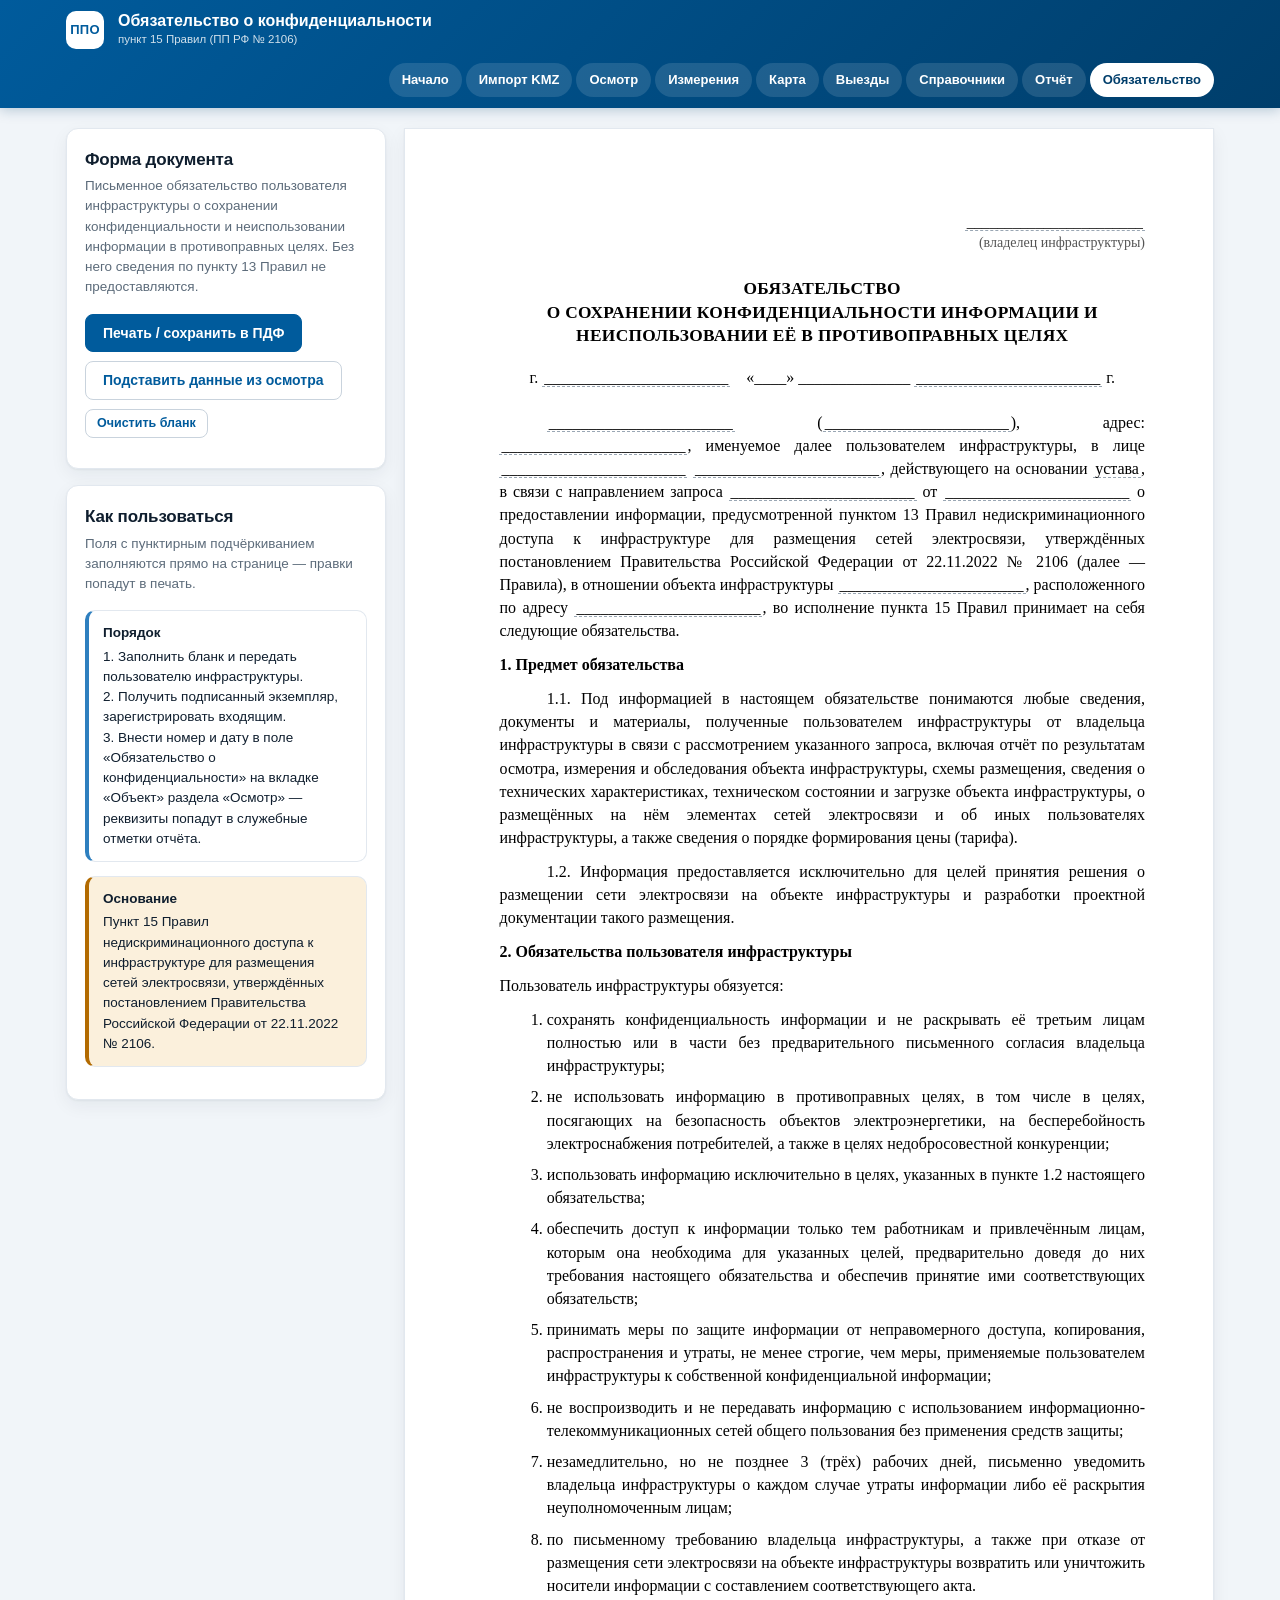
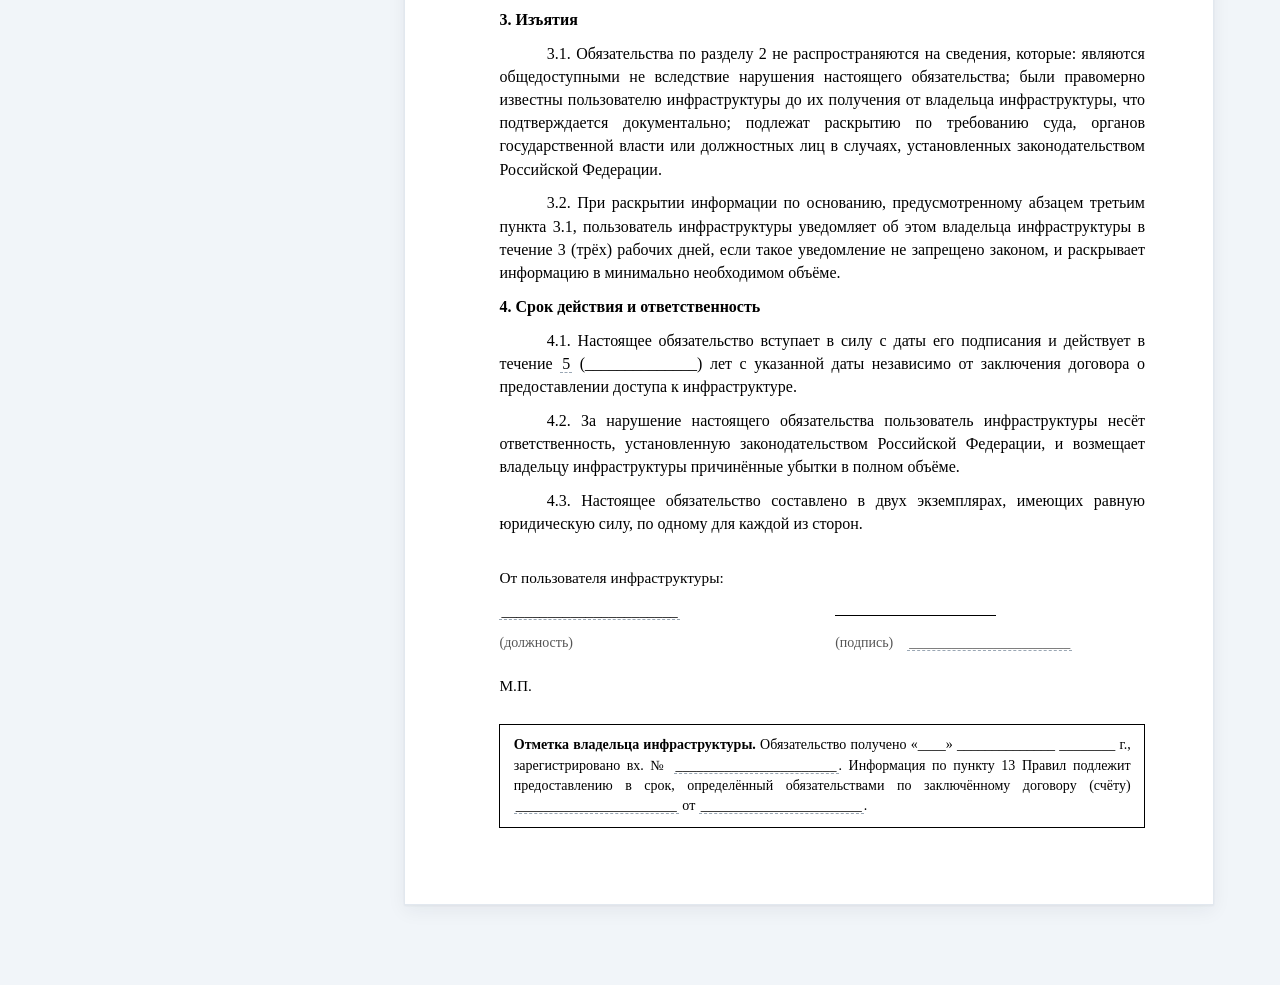
<file: obyazatelstvo.html>
<!DOCTYPE html>
<html lang="ru">
<head>
<meta charset="utf-8">
<meta name="viewport" content="width=device-width, initial-scale=1, viewport-fit=cover">
<title>Обязательство о конфиденциальности · ППО ВОЛС</title>
<link rel="stylesheet" href="ppo-ui.css?v=3.6.3">
<style>
.layout{display:grid;grid-template-columns:320px 1fr;gap:18px;align-items:start}
@media (max-width:920px){ .layout{grid-template-columns:1fr} }

.sheet{background:#fff;border:1px solid var(--line-s);box-shadow:var(--sh);
  padding:22mm 18mm 20mm 25mm;font-family:"Times New Roman",Times,serif;font-size:12pt;
  color:#000;line-height:1.45;text-align:justify}
.sheet p{margin:0 0 8pt;text-indent:1.25cm}
.sheet p.ni{text-indent:0}
.sheet h1{font-family:inherit;font-size:13pt;font-weight:bold;text-align:center;
  margin:0 0 14pt;text-transform:uppercase;letter-spacing:.02em;line-height:1.35}
.sheet .head{text-align:right;margin-bottom:18pt;text-indent:0;font-size:11.5pt;line-height:1.35}
.sheet ol{margin:0 0 8pt;padding-left:1.25cm}
.sheet ol li{margin-bottom:6pt;text-align:justify}
.sheet table.sig{width:100%;border-collapse:collapse;margin-top:20pt;font-size:11.5pt}
.sheet table.sig td{padding:4pt 0;vertical-align:bottom;border:0}
.sheet .line{display:inline-block;border-bottom:1px solid #000;min-width:52%}
.sheet .fillable{border-bottom:1px dashed #9AA7B4;outline:none;padding:0 2px}
.sheet .fillable:focus{background:#EAF3FB;border-bottom-style:solid}
.sheet .muted{color:#555;font-size:10.5pt}
.sheet .note-in{border:1px solid #000;padding:8pt 10pt;margin-top:16pt;font-size:10.5pt;text-indent:0}

@media print{
  .ppo-top,.side,.wrap{padding:0;margin:0}
  .ppo-top,.side{display:none}
  .layout{display:block}
  .wrap{max-width:none}
  .sheet{border:0;box-shadow:none;padding:0}
  .sheet .fillable{border-bottom:1px solid #000}
  @page{size:A4; margin:20mm 15mm 20mm 30mm}
}
</style>
</head>
<body>

<header class="ppo-top"><div class="ppo-top-in">
  <div class="ppo-mark">ППО</div>
  <div class="ppo-brand"><b>Обязательство о конфиденциальности</b><span>пункт 15 Правил (ПП РФ № 2106)</span></div>
  <nav id="ppoNav"></nav>
</div></header>

<div class="wrap">
<div class="layout">

  <aside class="side">
    <div class="card">
      <h2>Форма документа</h2>
      <p class="sub">Письменное обязательство пользователя инфраструктуры о сохранении конфиденциальности
         и неиспользовании информации в противоправных целях. Без него сведения по пункту 13 Правил
         не предоставляются.</p>
      <div class="btnrow">
        <button class="btn" onclick="window.print()">Печать / сохранить в ПДФ</button>
        <button class="btn ghost" id="btnFill">Подставить данные из осмотра</button>
        <button class="btn ghost sm" id="btnBlank">Очистить бланк</button>
      </div>
      <div id="msg" style="margin-top:12px"></div>
    </div>
    <div class="card">
      <h2>Как пользоваться</h2>
      <p class="sub">Поля с пунктирным подчёркиванием заполняются прямо на странице —
         правки попадут в печать.</p>
      <div class="note"><b>Порядок</b>
        1. Заполнить бланк и передать пользователю инфраструктуры.<br>
        2. Получить подписанный экземпляр, зарегистрировать входящим.<br>
        3. Внести номер и дату в поле «Обязательство о конфиденциальности» на вкладке
        «Объект» раздела «Осмотр» — реквизиты попадут в служебные отметки отчёта.
      </div>
      <div class="note warn"><b>Основание</b>
        Пункт 15 Правил недискриминационного доступа к инфраструктуре для размещения сетей
        электросвязи, утверждённых постановлением Правительства Российской Федерации
        от 22.11.2022 № 2106.</div>
    </div>
  </aside>

  <main class="sheet" id="sheet"></main>

</div>
</div>

<div class="toast" id="toast"></div>

<script src="ppo-core.js?v=3.6.3"></script>
<script src="ppo-refs.js?v=3.6.3"></script>
<script>
'use strict';
function $(id){ return document.getElementById(id); }
function esc(s){ return String(s===undefined||s===null?'':s)
  .replace(/[&<>"]/g,function(c){return {'&':'&amp;','<':'&lt;','>':'&gt;','"':'&quot;'}[c];}); }
function toast(m,bad){ var t=$('toast'); t.textContent=m; t.className='toast on'+(bad?' bad':'');
  setTimeout(function(){t.className='toast';},2600); }

/* Пустое поле показывается подчёркиванием нужной ширины, заполненное — текстом. */
function f(v, w){
  var s = String(v===undefined||v===null?'':v).trim();
  var style = w ? ' style="min-width:' + w + '"' : '';
  return '<span class="fillable" contenteditable="true"' + style + '>' +
         (s ? esc(s) : '&nbsp;'.repeat(w ? 0 : 0) + '_______________________') + '</span>';
}
function fmt(v){ return v ? PPO.fmtDate(v) : ''; }

function build(P){
  P = P || {};
  var owner = P['ВЛАДЕЛЕЦ_ФИЛИАЛ'] || P['ВЛАДЕЛЕЦ_НАИМ'] || '';
  var H = '';

  H += '<p class="head ni">' + f(owner) + '<br><span class="muted">(владелец инфраструктуры)</span></p>';

  H += '<h1>Обязательство<br>о сохранении конфиденциальности информации и неиспользовании её в противоправных целях</h1>';

  H += '<p class="ni" style="text-align:center;margin-bottom:16pt">' +
       'г. ' + f(P['ОБЪЕКТ_МЕСТО']) + '&nbsp;&nbsp;&nbsp;&nbsp;«____» ______________ ' + f('', '3em') + ' г.</p>';

  H += '<p>' + f(P['ПОЛЬЗОВАТЕЛЬ_НАИМ']) + ' (' + f(P['ПОЛЬЗОВАТЕЛЬ_РЕКВИЗИТЫ']) +
       '), адрес: ' + f(P['ПОЛЬЗОВАТЕЛЬ_АДРЕС']) + ', именуемое далее пользователем инфраструктуры, ' +
       'в лице ' + f(P['ПОЛЬЗОВАТЕЛЬ_ПОДПИСАНТ_ДОЛЖ']) + ' ' + f(P['ПОЛЬЗОВАТЕЛЬ_ПОДПИСАНТ_ФИО']) +
       ', действующего на основании ' + f(P['ПОЛЬЗОВАТЕЛЬ_ОСНОВАНИЕ'] || 'устава') +
       ', в связи с направлением запроса ' + f(P['ЗАПРОС_НОМЕР']) + ' от ' + f(fmt(P['ЗАПРОС_ДАТА'])) +
       ' о предоставлении информации, предусмотренной пунктом 13 Правил недискриминационного доступа ' +
       'к инфраструктуре для размещения сетей электросвязи, утверждённых постановлением Правительства ' +
       'Российской Федерации от 22.11.2022 № 2106 (далее — Правила), в отношении объекта инфраструктуры ' +
       f(P['ОБЪЕКТ_НАИМ']) + ', расположенного по адресу ' + f(P['ОБЪЕКТ_МЕСТО']) + ', ' +
       'во исполнение пункта 15 Правил принимает на себя следующие обязательства.</p>';

  H += '<p class="ni"><b>1. Предмет обязательства</b></p>';
  H += '<p>1.1. Под информацией в настоящем обязательстве понимаются любые сведения, документы и материалы, ' +
       'полученные пользователем инфраструктуры от владельца инфраструктуры в связи с рассмотрением ' +
       'указанного запроса, включая отчёт по результатам осмотра, измерения и обследования объекта ' +
       'инфраструктуры, схемы размещения, сведения о технических характеристиках, техническом состоянии ' +
       'и загрузке объекта инфраструктуры, о размещённых на нём элементах сетей электросвязи и об иных ' +
       'пользователях инфраструктуры, а также сведения о порядке формирования цены (тарифа).</p>';
  H += '<p>1.2. Информация предоставляется исключительно для целей принятия решения о размещении сети ' +
       'электросвязи на объекте инфраструктуры и разработки проектной документации такого размещения.</p>';

  H += '<p class="ni"><b>2. Обязательства пользователя инфраструктуры</b></p>';
  H += '<p class="ni">Пользователь инфраструктуры обязуется:</p>';
  H += '<ol>' +
    '<li>сохранять конфиденциальность информации и не раскрывать её третьим лицам полностью или в части ' +
      'без предварительного письменного согласия владельца инфраструктуры;</li>' +
    '<li>не использовать информацию в противоправных целях, в том числе в целях, посягающих на безопасность ' +
      'объектов электроэнергетики, на бесперебойность электроснабжения потребителей, а также в целях ' +
      'недобросовестной конкуренции;</li>' +
    '<li>использовать информацию исключительно в целях, указанных в пункте 1.2 настоящего обязательства;</li>' +
    '<li>обеспечить доступ к информации только тем работникам и привлечённым лицам, которым она необходима ' +
      'для указанных целей, предварительно доведя до них требования настоящего обязательства и обеспечив ' +
      'принятие ими соответствующих обязательств;</li>' +
    '<li>принимать меры по защите информации от неправомерного доступа, копирования, распространения ' +
      'и утраты, не менее строгие, чем меры, применяемые пользователем инфраструктуры к собственной ' +
      'конфиденциальной информации;</li>' +
    '<li>не воспроизводить и не передавать информацию с использованием информационно-телекоммуникационных ' +
      'сетей общего пользования без применения средств защиты;</li>' +
    '<li>незамедлительно, но не позднее 3 (трёх) рабочих дней, письменно уведомить владельца инфраструктуры ' +
      'о каждом случае утраты информации либо её раскрытия неуполномоченным лицам;</li>' +
    '<li>по письменному требованию владельца инфраструктуры, а также при отказе от размещения сети ' +
      'электросвязи на объекте инфраструктуры возвратить или уничтожить носители информации ' +
      'с составлением соответствующего акта.</li>' +
    '</ol>';

  H += '<p class="ni"><b>3. Изъятия</b></p>';
  H += '<p>3.1. Обязательства по разделу 2 не распространяются на сведения, которые: являются общедоступными ' +
       'не вследствие нарушения настоящего обязательства; были правомерно известны пользователю ' +
       'инфраструктуры до их получения от владельца инфраструктуры, что подтверждается документально; ' +
       'подлежат раскрытию по требованию суда, органов государственной власти или должностных лиц ' +
       'в случаях, установленных законодательством Российской Федерации.</p>';
  H += '<p>3.2. При раскрытии информации по основанию, предусмотренному абзацем третьим пункта 3.1, ' +
       'пользователь инфраструктуры уведомляет об этом владельца инфраструктуры в течение 3 (трёх) ' +
       'рабочих дней, если такое уведомление не запрещено законом, и раскрывает информацию ' +
       'в минимально необходимом объёме.</p>';

  H += '<p class="ni"><b>4. Срок действия и ответственность</b></p>';
  H += '<p>4.1. Настоящее обязательство вступает в силу с даты его подписания и действует ' +
       'в течение ' + f('5', '2.5em') + ' (______________) лет с указанной даты независимо от заключения ' +
       'договора о предоставлении доступа к инфраструктуре.</p>';
  H += '<p>4.2. За нарушение настоящего обязательства пользователь инфраструктуры несёт ответственность, ' +
       'установленную законодательством Российской Федерации, и возмещает владельцу инфраструктуры ' +
       'причинённые убытки в полном объёме.</p>';
  H += '<p>4.3. Настоящее обязательство составлено в двух экземплярах, имеющих равную юридическую силу, ' +
       'по одному для каждой из сторон.</p>';

  H += '<table class="sig"><tr><td style="width:52%">' +
       'От пользователя инфраструктуры:</td><td></td></tr>' +
       '<tr><td>' + f(P['ПОЛЬЗОВАТЕЛЬ_ПОДПИСАНТ_ДОЛЖ']) + '</td>' +
       '<td><span class="line"></span></td></tr>' +
       '<tr><td class="muted">(должность)</td>' +
       '<td class="muted">(подпись) &nbsp;&nbsp; ' + f(P['ПОЛЬЗОВАТЕЛЬ_ПОДПИСАНТ_ФИО']) + '</td></tr>' +
       '<tr><td colspan="2" style="padding-top:12pt">М.П.</td></tr></table>';

  H += '<div class="note-in"><b>Отметка владельца инфраструктуры.</b> Обязательство получено ' +
       '«____» ______________ ________ г., зарегистрировано вх. № ' + f('') + '. ' +
       'Информация по пункту 13 Правил подлежит предоставлению в срок, определённый обязательствами ' +
       'по заключённому договору (счёту) ' + f(P['ДОГОВОР_НОМЕР']) + ' от ' + f(fmt(P['ДОГОВОР_ДАТА'])) + '.</div>';

  $('sheet').innerHTML = H;
}

$('btnFill').onclick = function(){
  var D = PPO.load();
  if (!D.pass || !Object.keys(D.pass).length){
    $('msg').innerHTML = '<div class="note warn"><b>Данных осмотра нет</b>' +
      'Заполните вкладку «Объект» в разделе «Осмотр» — реквизиты подставятся сюда.</div>';
    return;
  }
  build(D.pass);
  $('msg').innerHTML = '<div class="note ok"><b>Реквизиты подставлены</b>' +
    'Проверьте поля и допишите недостающее прямо в бланке.</div>';
  toast('Данные подставлены');
};
$('btnBlank').onclick = function(){
  build({});
  $('msg').innerHTML = '';
  toast('Бланк очищен');
};

PPO.mountNav('obyazatelstvo.html');
(function(){
  var D = PPO.load();
  build((D.pass && Object.keys(D.pass).length) ? D.pass : {});
})();
</script>
</body>
</html>
</file>
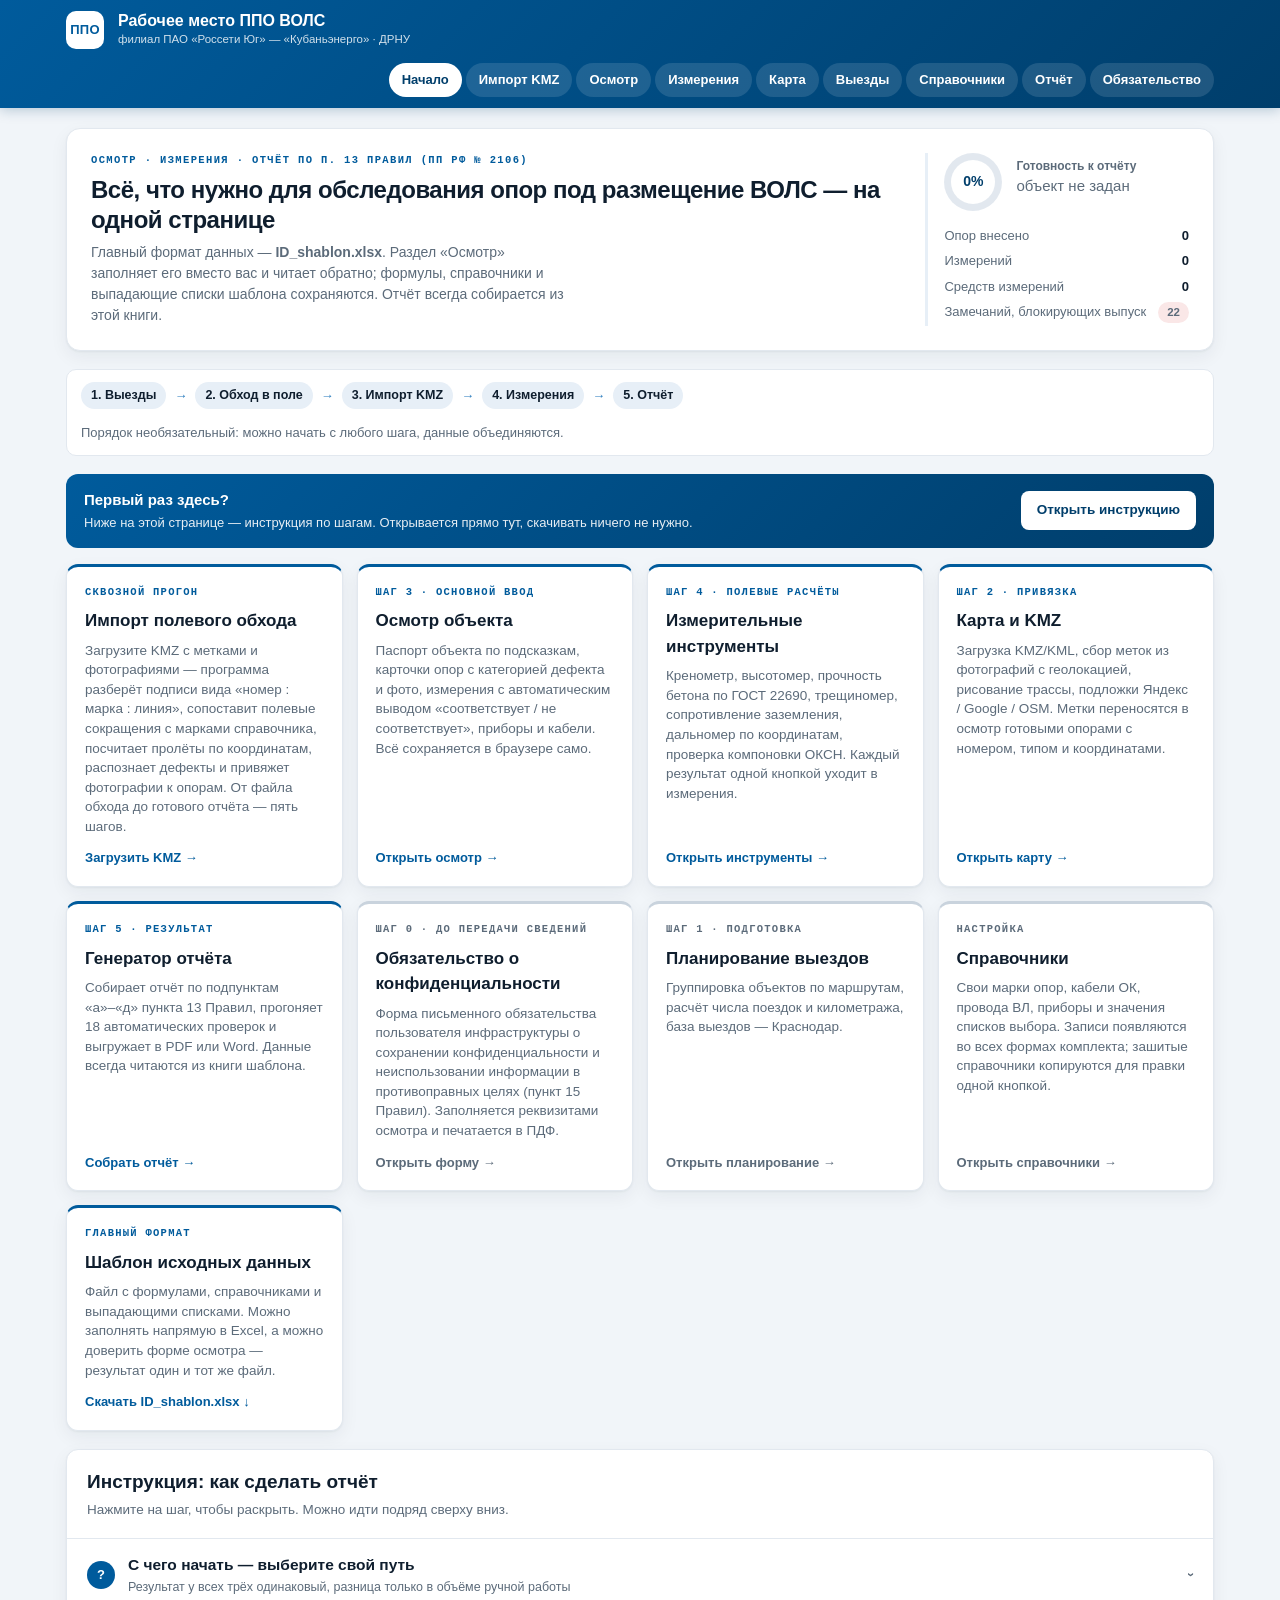
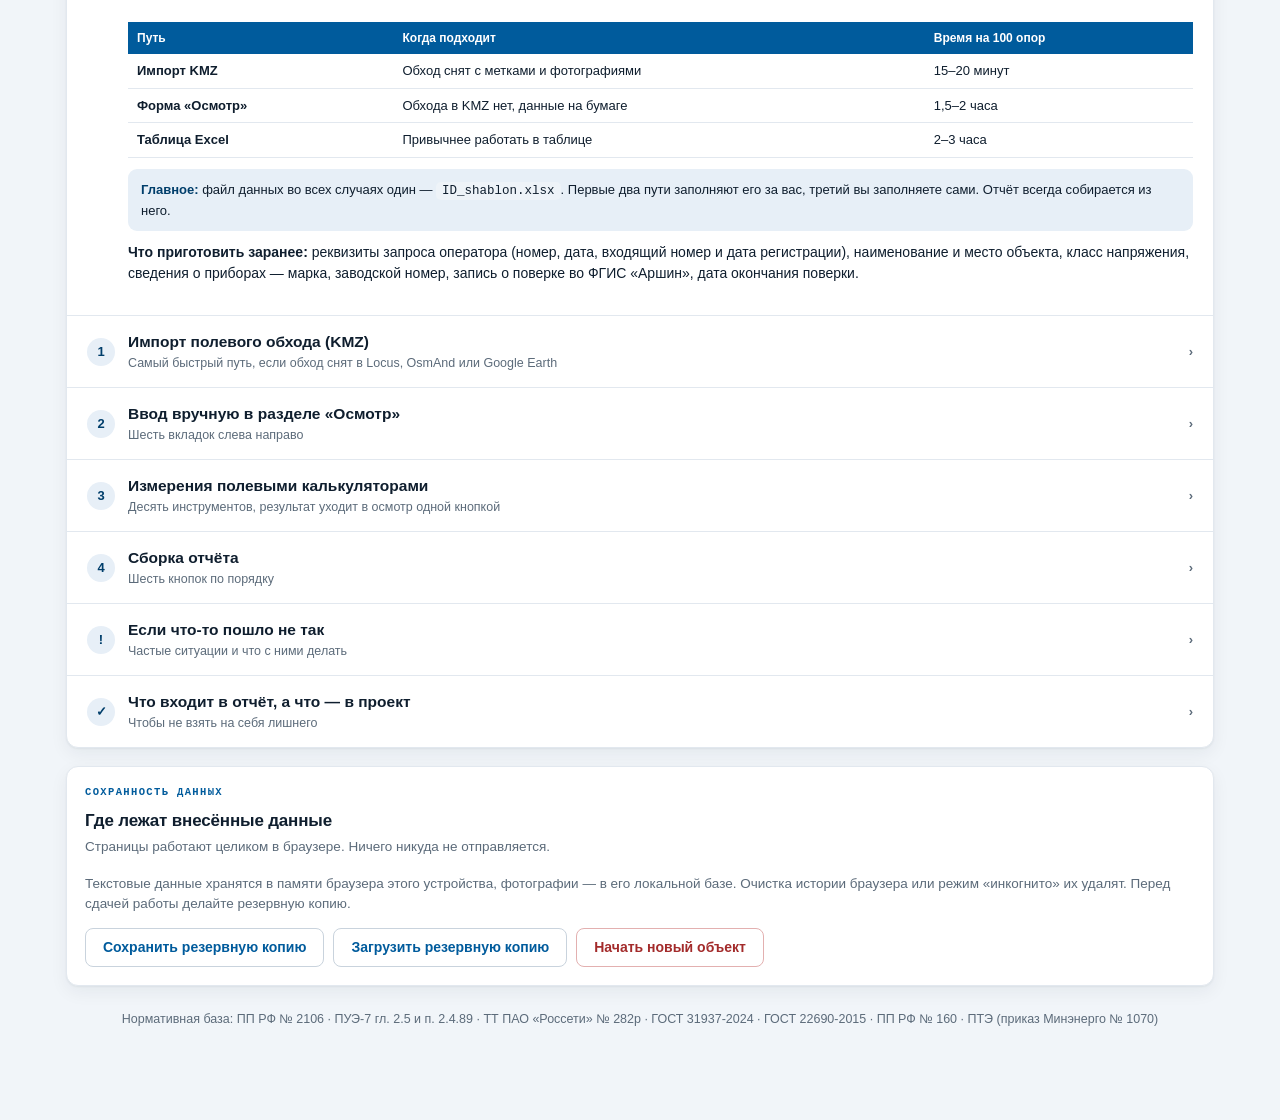
<file: portal.html>
<!DOCTYPE html>
<html lang="ru">
<head>
<meta charset="utf-8">
<meta name="viewport" content="width=device-width, initial-scale=1, viewport-fit=cover">
<title>Рабочее место ППО ВОЛС · осмотр, измерения, отчёт по п. 13 Правил</title>
<link rel="stylesheet" href="ppo-ui.css?v=3.6.3">
<style>
.hero{background:var(--paper);border:1px solid var(--line-s);border-radius:14px;box-shadow:var(--sh);
  padding:24px;margin-bottom:18px;display:grid;grid-template-columns:1fr auto;gap:22px;align-items:center}
.hero h1{margin:0 0 8px;font-size:24px;letter-spacing:-.02em;line-height:1.22}
.hero p{margin:0;color:var(--muted);font-size:14px;max-width:62ch}
.state{border-left:3px solid var(--blue-l);padding-left:16px;min-width:230px}
.state .obj{font-weight:700;font-size:15px;margin-bottom:8px;word-break:break-word}
.state .row{display:flex;justify-content:space-between;font-size:13px;padding:3px 0;gap:12px}
.state .row span{color:var(--muted)}
.state .row b{font-variant-numeric:tabular-nums}

.tiles{display:grid;grid-template-columns:repeat(auto-fit,minmax(268px,1fr));gap:14px}
.tile{background:var(--paper);border:1px solid var(--line-s);border-radius:var(--r);box-shadow:var(--sh);
  padding:18px;text-decoration:none;color:inherit;display:flex;flex-direction:column;
  border-top:3px solid var(--blue);transition:transform .16s, box-shadow .16s}
.tile:hover{transform:translateY(-2px);box-shadow:0 6px 22px rgba(15,30,46,.13)}
.tile .step{font-family:var(--mono);font-size:10.5px;letter-spacing:.12em;text-transform:uppercase;
  color:var(--blue);font-weight:700;margin-bottom:8px}
.tile h3{margin:0 0 7px;font-size:17px}
.tile p{margin:0 0 12px;font-size:13.5px;color:var(--muted);flex:1;line-height:1.45}
.tile .go{font-size:13px;font-weight:700;color:var(--blue)}
.tile.secondary{border-top-color:var(--line)}
.tile.secondary .step,.tile.secondary .go{color:var(--muted)}

.flow{display:flex;align-items:center;gap:8px;flex-wrap:wrap;font-size:13px;color:var(--muted);
  background:#fff;border:1px solid var(--line-s);border-radius:10px;padding:12px 14px;margin-bottom:18px}
.flow b{color:var(--ink);background:var(--blue-l);padding:4px 10px;border-radius:999px;font-size:12.5px}
.flow i{font-style:normal;color:var(--blue-2);font-weight:700}
/* ---------- встроенная инструкция ---------- */
.guide{background:var(--paper);border:1px solid var(--line-s);border-radius:var(--r);
  box-shadow:var(--sh);margin-top:18px;overflow:hidden}
.guide > .gh{padding:18px 20px;border-bottom:1px solid var(--line-s)}
.guide > .gh h2{margin:0 0 4px;font-size:19px}
.guide > .gh p{margin:0;color:var(--muted);font-size:13.5px}
.gitem{border-bottom:1px solid var(--line-s)}
.gitem:last-child{border-bottom:0}
.gitem > summary{list-style:none;cursor:pointer;padding:14px 20px;display:flex;gap:13px;align-items:center}
.gitem > summary::-webkit-details-marker{display:none}
.gitem .gn{width:28px;height:28px;flex:0 0 auto;border-radius:50%;background:var(--blue-l);color:var(--blue-d);
  display:grid;place-items:center;font-weight:800;font-size:13px}
.gitem[open] .gn{background:var(--blue);color:#fff}
.gitem .gt{flex:1}
.gitem .gt b{display:block;font-size:15.5px;font-weight:700}
.gitem .gt span{display:block;font-size:12.5px;color:var(--muted);margin-top:1px}
.gitem .gc{margin-left:auto;color:var(--muted);font-size:13px;font-weight:700;flex:0 0 auto}
.gitem[open] .gc{transform:rotate(90deg)}
.gbody{padding:2px 20px 20px 61px;font-size:14px}
.gbody ol{margin:0 0 12px;padding-left:19px}
.gbody ol li{margin-bottom:7px;line-height:1.5}
.gbody p{margin:0 0 11px;line-height:1.5}
.gbody .tip{background:var(--blue-l);border-radius:9px;padding:11px 13px;font-size:13px;margin:11px 0}
.gbody .tip b{color:var(--blue-d)}
.gbody code{font-family:var(--mono);font-size:12.5px;background:#EEF3F8;padding:2px 6px;border-radius:5px}
.gbody table{width:100%;border-collapse:collapse;font-size:13px;margin:10px 0}
.gbody th{background:var(--blue);color:#fff;text-align:left;padding:7px 9px;font-size:12px;font-weight:600}
.gbody td{padding:7px 9px;border-bottom:1px solid var(--line-s);vertical-align:top}
.gbody a.go2{display:inline-block;margin-top:4px;font-weight:700;font-size:13.5px;text-decoration:none}
.firstrun{background:linear-gradient(135deg,var(--blue),var(--blue-d));color:#fff;border-radius:12px;
  padding:15px 18px;margin-bottom:16px;display:flex;gap:14px;align-items:center;flex-wrap:wrap}
.firstrun b{font-size:15px}
.firstrun p{margin:2px 0 0;font-size:13px;opacity:.9}
.firstrun a{margin-left:auto;background:#fff;color:var(--blue-d);text-decoration:none;font-weight:700;
  font-size:13.5px;padding:9px 16px;border-radius:8px;white-space:nowrap}
@media (max-width:760px){ .gbody{padding-left:20px} .firstrun a{margin-left:0}  .hero{grid-template-columns:1fr} .state{border-left:0;border-top:1px solid var(--line-s);padding:14px 0 0} }
</style>
</head>
<body>

<header class="ppo-top"><div class="ppo-top-in">
  <div class="ppo-mark">ППО</div>
  <div class="ppo-brand"><b>Рабочее место ППО ВОЛС</b><span>филиал ПАО «Россети Юг» — «Кубаньэнерго» · ДРНУ</span></div>
  <nav id="ppoNav"></nav>
</div></header>

<div class="wrap">

  <section class="hero">
    <div>
      <div class="eyebrow">Осмотр · измерения · отчёт по п. 13 Правил (ПП РФ № 2106)</div>
      <h1>Всё, что нужно для обследования опор под размещение ВОЛС — на одной странице</h1>
      <p>Главный формат данных — <b>ID_shablon.xlsx</b>. Раздел «Осмотр» заполняет его вместо вас
         и читает обратно; формулы, справочники и выпадающие списки шаблона сохраняются.
         Отчёт всегда собирается из этой книги.</p>
    </div>
    <div class="state" id="state"></div>
  </section>

  <div class="flow">
    <b>1. Выезды</b><i>→</i><b>2. Обход в поле</b><i>→</i><b>3. Импорт KMZ</b><i>→</i><b>4. Измерения</b><i>→</i><b>5. Отчёт</b>
    <span style="width:100%;margin-top:6px">Порядок необязательный: можно начать с любого шага, данные объединяются.</span>
  </div>

  <div class="firstrun">
    <div><b>Первый раз здесь?</b><p>Ниже на этой странице — инструкция по шагам. Открывается прямо тут, скачивать ничего не нужно.</p></div>
    <a href="#guide">Открыть инструкцию</a>
  </div>

  <div class="tiles">

    <a class="tile" href="potok.html">
      <div class="step">Сквозной прогон</div>
      <h3>Импорт полевого обхода</h3>
      <p>Загрузите KMZ с метками и фотографиями — программа разберёт подписи вида
         «номер : марка : линия», сопоставит полевые сокращения с марками справочника,
         посчитает пролёты по координатам, распознает дефекты и привяжет фотографии к опорам.
         От файла обхода до готового отчёта — пять шагов.</p>
      <span class="go">Загрузить KMZ →</span>
    </a>

    <a class="tile" href="osmotr.html">
      <div class="step">Шаг 3 · основной ввод</div>
      <h3>Осмотр объекта</h3>
      <p>Паспорт объекта по подсказкам, карточки опор с категорией дефекта и фото, измерения
         с автоматическим выводом «соответствует / не соответствует», приборы и кабели.
         Всё сохраняется в браузере само.</p>
      <span class="go">Открыть осмотр →</span>
    </a>

    <a class="tile" href="pribory.html">
      <div class="step">Шаг 4 · полевые расчёты</div>
      <h3>Измерительные инструменты</h3>
      <p>Кренометр, высотомер, прочность бетона по ГОСТ 22690, трещиномер, сопротивление
         заземления, дальномер по координатам, проверка компоновки ОКСН.
         Каждый результат одной кнопкой уходит в измерения.</p>
      <span class="go">Открыть инструменты →</span>
    </a>

    <a class="tile" href="karta.html">
      <div class="step">Шаг 2 · привязка</div>
      <h3>Карта и KMZ</h3>
      <p>Загрузка KMZ/KML, сбор меток из фотографий с геолокацией, рисование трассы,
         подложки Яндекс / Google / OSM. Метки переносятся в осмотр готовыми опорами
         с номером, типом и координатами.</p>
      <span class="go">Открыть карту →</span>
    </a>

    <a class="tile" href="index.html">
      <div class="step">Шаг 5 · результат</div>
      <h3>Генератор отчёта</h3>
      <p>Собирает отчёт по подпунктам «а»–«д» пункта 13 Правил, прогоняет 18 автоматических
         проверок и выгружает в PDF или Word. Данные всегда читаются из книги шаблона.</p>
      <span class="go">Собрать отчёт →</span>
    </a>

    <a class="tile secondary" href="obyazatelstvo.html">
      <div class="step">Шаг 0 · до передачи сведений</div>
      <h3>Обязательство о конфиденциальности</h3>
      <p>Форма письменного обязательства пользователя инфраструктуры о сохранении конфиденциальности
         и неиспользовании информации в противоправных целях (пункт 15 Правил). Заполняется реквизитами
         осмотра и печатается в ПДФ.</p>
      <span class="go">Открыть форму →</span>
    </a>

    <a class="tile secondary" href="vyezdy.html">
      <div class="step">Шаг 1 · подготовка</div>
      <h3>Планирование выездов</h3>
      <p>Группировка объектов по маршрутам, расчёт числа поездок и километража,
         база выездов — Краснодар.</p>
      <span class="go">Открыть планирование →</span>
    </a>

    <a class="tile secondary" href="spravochniki.html">
      <div class="step">Настройка</div>
      <h3>Справочники</h3>
      <p>Свои марки опор, кабели ОК, провода ВЛ, приборы и значения списков выбора.
         Записи появляются во всех формах комплекта; зашитые справочники копируются
         для правки одной кнопкой.</p>
      <span class="go">Открыть справочники →</span>
    </a>

    <a class="tile" href="ID_shablon.xlsx" download>
      <div class="step">Главный формат</div>
      <h3>Шаблон исходных данных</h3>
      <p>Файл с формулами, справочниками и выпадающими списками. Можно заполнять напрямую в Excel,
         а можно доверить форме осмотра — результат один и тот же файл.</p>
      <span class="go">Скачать ID_shablon.xlsx ↓</span>
    </a>

  </div>


  <div class="guide" id="guide">
    <div class="gh">
      <h2>Инструкция: как сделать отчёт</h2>
      <p>Нажмите на шаг, чтобы раскрыть. Можно идти подряд сверху вниз.</p>
    </div>

    <details class="gitem" open>
      <summary><div class="gn">?</div><div class="gt"><b>С чего начать — выберите свой путь</b>
        <span>Результат у всех трёх одинаковый, разница только в объёме ручной работы</span></div><div class="gc">›</div></summary>
      <div class="gbody">
        <table>
          <tr><th>Путь</th><th>Когда подходит</th><th>Время на 100 опор</th></tr>
          <tr><td><b>Импорт KMZ</b></td><td>Обход снят с метками и фотографиями</td><td>15–20 минут</td></tr>
          <tr><td><b>Форма «Осмотр»</b></td><td>Обхода в KMZ нет, данные на бумаге</td><td>1,5–2 часа</td></tr>
          <tr><td><b>Таблица Excel</b></td><td>Привычнее работать в таблице</td><td>2–3 часа</td></tr>
        </table>
        <div class="tip"><b>Главное:</b> файл данных во всех случаях один — <code>ID_shablon.xlsx</code>.
          Первые два пути заполняют его за вас, третий вы заполняете сами. Отчёт всегда собирается из него.</div>
        <p><b>Что приготовить заранее:</b> реквизиты запроса оператора (номер, дата, входящий номер и дата
          регистрации), наименование и место объекта, класс напряжения, сведения о приборах — марка,
          заводской номер, запись о поверке во ФГИС «Аршин», дата окончания поверки.</p>
      </div>
    </details>

    <details class="gitem">
      <summary><div class="gn">1</div><div class="gt"><b>Импорт полевого обхода (KMZ)</b>
        <span>Самый быстрый путь, если обход снят в Locus, OsmAnd или Google Earth</span></div><div class="gc">›</div></summary>
      <div class="gbody">
        <p><b>Как подписывать метки в поле</b> — единственное, что нужно делать аккуратно:</p>
        <p><code>номер : марка : линия : примечание</code></p>
        <table>
          <tr><th>Подпись метки</th><th>Что распознается</th></tr>
          <tr><td><code>104:П10-1:ВЛ 10 - Сщ-7</code></td><td>Опора 104, марка П10-1, линия ВЛ 10 Сщ-7</td></tr>
          <tr><td><code>103: УА10-1</code></td><td>Линия та же, что у предыдущей метки</td></tr>
          <tr><td><code>2-5:П3:ВЛ 0,4 №1 - 4:Отклонение от оси</code></td><td>Примечание даёт категорию дефекта Б</td></tr>
          <tr><td><code>Б/С</code></td><td>Не номер — в опоры не попадёт, покажется отдельно</td></tr>
        </table>
        <p><b>Три правила, которые экономят время:</b></p>
        <ol>
          <li>Название линии пишите только там, где она меняется. Остальные опоры её унаследуют.</li>
          <li>Класс напряжения отдельно не пишите — он берётся из названия линии.</li>
          <li>Марку пишите полевым сокращением: П3, УА10-1, П10/0,38. К справочнику её приведёт программа.</li>
        </ol>
        <p>Дефекты отмечайте словами: «разрушение», «оголение арматуры» — категория A;
          «отклонение», «наклон», «трещины» — Б; «скол», «загрязнение» — В.
          Пролёты не измеряйте, они посчитаются по координатам.</p>
        <p><b>Дальше на странице «Импорт KMZ»:</b></p>
        <ol>
          <li>Перетащите файл .kmz в рамку.</li>
          <li>Проверьте таблицу соответствия марок. Строка — одно сокращение, а не одна опора; строк выходит полтора десятка. Жёлтые строки — марку подобрать не удалось, выберите сами.</li>
          <li>Снимите галочки с линий, которые не входят в предмет отчёта.</li>
          <li>Заполните реквизиты. Часть уже подставлена из файла — под такими полями это написано.</li>
          <li>Нажмите «Перенести» и дождитесь полосы до конца. Сто фотографий переносятся 2–4 минуты.</li>
        </ol>
        <a class="go2" href="potok.html">Открыть импорт KMZ →</a>
      </div>
    </details>

    <details class="gitem">
      <summary><div class="gn">2</div><div class="gt"><b>Ввод вручную в разделе «Осмотр»</b>
        <span>Шесть вкладок слева направо</span></div><div class="gc">›</div></summary>
      <div class="gbody">
        <ol>
          <li><b>Объект.</b> Заполняйте сверху вниз. Красная точка у названия — без поля отчёт не выпустят.
            Класс напряжения выбирается нажатием на кружки, можно несколько.
            Габариты и охранная зона посчитаются сами и появятся в синем блоке наверху.</li>
          <li><b>Опоры.</b> Если нумерация подряд — «Добавить пачкой»: укажите номера с и по, марку
            и типовой пролёт, карточки создадутся все сразу. В карточке сначала выберите класс
            напряжения, только потом станут доступны марки этого класса.
            Цветная полоска слева показывает состояние: красная — аварийное, оранжевая — ограниченно
            работоспособное.</li>
          <li><b>Измерения.</b> Вводится только замеренное число — норматив и вывод считаются сами.
            Цветная плашка сразу покажет «соответствует» или «не соответствует».</li>
          <li><b>Приборы.</b> Обязательно запись о поверке во ФГИС «Аршин» и дата окончания.
            Красная подсветка — поверка истекла, измерения таким прибором не принимаются.</li>
          <li><b>Кабели.</b> Сверху — что размещает оператор. Снизу — что уже висит: провода ВЛ,
            грозотрос, ранее размещённые кабели. Без нижнего блока оценка занизит нагрузку.</li>
          <li><b>Проверка и выгрузка.</b> Кольцо показывает готовность. «Нужно исправить» — без этого
            отчёт не выпустить; «Стоит проверить» — соберётся, но качество пострадает.</li>
        </ol>
        <a class="go2" href="osmotr.html">Открыть осмотр →</a>
      </div>
    </details>

    <details class="gitem">
      <summary><div class="gn">3</div><div class="gt"><b>Измерения полевыми калькуляторами</b>
        <span>Десять инструментов, результат уходит в осмотр одной кнопкой</span></div><div class="gc">›</div></summary>
      <div class="gbody">
        <ol>
          <li>Нажмите на строку инструмента — раскроется поле ввода.</li>
          <li>Введите замеренное значение. Результат и вывод появятся сразу.</li>
          <li>Отметьте опоры, к которым относится измерение. Можно выбрать сразу несколько —
            галочками, целой линией, диапазоном номеров или кнопкой «Только с дефектами».
            Значение запишется отдельной строкой на каждую опору.</li>
          <li>«Записать в измерения» — результат попадёт в корзину внизу страницы.</li>
          <li>Набрав всё, нажмите «Отправить в осмотр».</li>
        </ol>
        <div class="tip"><b>Что считают инструменты:</b> отклонение стойки от вертикали (в том числе
          датчиком наклона телефона), высоту опоры, габарит через стрелу провеса, прочность бетона
          с отбраковкой по ГОСТ 22690, ширину раскрытия трещин по экранному эталону, сопротивление
          заземления с нормативом по грунту, пролёты по координатам сразу для всей линии, компоновку
          ОКСН из пяти расстояний, запас несущей способности, свободные места на опоре.</div>
        <p>Датчики телефона дают ориентировочную точность. Для отчёта пользуйтесь поверенным прибором,
          а калькулятор берите для пересчёта и проверки.</p>
        <a class="go2" href="pribory.html">Открыть инструменты →</a>
      </div>
    </details>

    <details class="gitem">
      <summary><div class="gn">4</div><div class="gt"><b>Сборка отчёта</b>
        <span>Шесть кнопок по порядку</span></div><div class="gc">›</div></summary>
      <div class="gbody">
        <ol>
          <li><b>Взять данные из осмотра</b> — если работали в форме или импортировали обход.</li>
          <li><b>Загрузить файл исходных данных (.xlsx)</b> — если таблицу заполнял кто-то другой.</li>
          <li><b>Фото дефектных опор</b> подставляются в приложение В сами при переходе из осмотра —
            с номером опоры, линией и категорией дефекта в подписи.
            Кнопка «Все фото из осмотра» добавит и остальные снимки.</li>
          <li><b>Схема трассы → приложение А</b> — картинкой или ПДФ.</li>
          <li>Посмотрите панель проверок: 18 автоматических проверок в пяти группах.</li>
          <li>Выгрузите: «Сохранить в ПДФ» или «Выгрузить в Ворд».</li>
        </ol>
        <div class="tip"><b>При печати в ПДФ</b> включите в браузере печать фона (background graphics),
          иначе не выведется цвет шапок таблиц.</div>
        <a class="go2" href="index.html">Открыть генератор отчёта →</a>
      </div>
    </details>

    <details class="gitem">
      <summary><div class="gn">!</div><div class="gt"><b>Если что-то пошло не так</b>
        <span>Частые ситуации и что с ними делать</span></div><div class="gc">›</div></summary>
      <div class="gbody">
        <table>
          <tr><th>Что видите</th><th>Что делать</th></tr>
          <tr><td>«Шаблон не найден рядом со страницей»</td><td>Страницы открыты с диска. Откройте рабочее место по обычной ссылке</td></tr>
          <tr><td>Марка опоры не выбирается</td><td>Сначала выберите класс напряжения — список марок фильтруется по нему</td></tr>
          <tr><td>Вывод по измерению не считается</td><td>Заполнены не все поля. Для габарита нужен ещё класс напряжения объекта</td></tr>
          <tr><td>В отчёте пустой раздел 4</td><td>Не внесены измерения</td></tr>
          <tr><td>Прибор подсвечен красным</td><td>Истекла поверка, измерения им в отчёт не принимаются</td></tr>
          <tr><td>Пролёты не посчитались</td><td>У опор нет координат либо соседние опоры на разных линиях</td></tr>
          <tr><td>Опора не появилась после импорта</td><td>Подпись метки начинается не с номера. Смотрите блок «Метки, не ставшие опорами» на вкладке «Осмотр» → «Опоры»</td></tr>
          <tr><td>В отчёте пустая графа «Примечание»</td><td>Заполните описание дефекта на вкладке «Осмотр» → «Дефекты»</td></tr>
          <tr><td>После восстановления копии нет фото</td><td>Копия сделана старой версией. Новая кнопка «Резервная копия» упаковывает снимки внутрь файла</td></tr>
        </table>
      </div>
    </details>

    <details class="gitem">
      <summary><div class="gn">✓</div><div class="gt"><b>Что входит в отчёт, а что — в проект</b>
        <span>Чтобы не взять на себя лишнего</span></div><div class="gc">›</div></summary>
      <div class="gbody">
        <p><b>Отчёт фиксирует:</b> результаты визуального осмотра с категорией состояния по
          ГОСТ 31937-2024, инструментальные измерения, сведения о ранее размещённых элементах
          сетей связи, сводный вывод о технологической возможности доступа.</p>
        <p><b>В проектную документацию оператора:</b> поверочные расчёты нагрузок по ПУЭ-7
          и СП 20.13330.2016, выбор марок кабеля и арматуры, точки и высоты подвеса, стрелы провеса,
          технические решения по устранению дефектов. В отчёте это носит рекомендательный характер —
          пункты 5.1 и 6 ТТ № 282р.</p>
        <p style="margin-bottom:0"><a class="go2" href="Instrukciya_po_zapolneniyu.docx" download>Скачать полную инструкцию (Word) ↓</a></p>
      </div>
    </details>
  </div>

  <div class="card" style="margin-top:18px">
    <div class="eyebrow">Сохранность данных</div>
    <h2>Где лежат внесённые данные</h2>
    <p class="sub">Страницы работают целиком в браузере. Ничего никуда не отправляется.</p>
    <p style="font-size:13.5px;color:var(--muted);margin:0 0 14px">
      Текстовые данные хранятся в памяти браузера этого устройства, фотографии — в его локальной базе.
      Очистка истории браузера или режим «инкогнито» их удалят. Перед сдачей работы делайте резервную копию.</p>
    <div class="btnrow">
      <button class="btn ghost" onclick="PPO.exportJson()">Сохранить резервную копию</button>
      <button class="btn ghost" onclick="document.getElementById('imp').click()">Загрузить резервную копию</button>
      <input type="file" id="imp" accept=".json" hidden>
      <button class="btn danger" onclick="wipe()">Начать новый объект</button>
    </div>
  </div>

  <p style="font-size:12.5px;color:var(--muted);text-align:center;margin-top:24px">
    Нормативная база: ПП РФ № 2106 · ПУЭ-7 гл. 2.5 и п. 2.4.89 · ТТ ПАО «Россети» № 282р ·
    ГОСТ 31937-2024 · ГОСТ 22690-2015 · ПП РФ № 160 · ПТЭ (приказ Минэнерго № 1070)
  </p>
</div>

<div class="toast" id="toast"></div>

<script src="ppo-core.js?v=3.6.3"></script>
<script src="ppo-refs.js?v=3.6.3"></script>
<script>
PPO.mountNav('portal.html');

function toast(m,bad){ var t=document.getElementById('toast'); t.textContent=m;
  t.className='toast on'+(bad?' bad':''); setTimeout(function(){t.className='toast';},2600); }

function paintState(){
  var d = PPO.load(), r = PPO.readiness(), pr = PPO.problems();
  var stop = pr.filter(function(x){return x.lv==='stop';}).length;
  var obj = d.pass['ОБЪЕКТ_НАИМ'] || '';
  document.getElementById('state').innerHTML =
    '<div class="ready" style="margin-bottom:12px">' +
      '<div class="ring" style="--p:'+r.pct+'"><i>'+r.pct+'%</i></div>' +
      '<div><div style="font-size:12px;color:var(--muted);font-weight:600">Готовность к отчёту</div>' +
      '<div class="obj">'+(obj ? esc(obj) : '<span style="color:var(--muted);font-weight:500">объект не задан</span>')+'</div></div>' +
    '</div>' +
    row('Опор внесено', d.poles.length) +
    row('Измерений', d.meas.length) +
    row('Средств измерений', d.si.length) +
    row('Замечаний, блокирующих выпуск', stop ? '<span class="tag bad">'+stop+'</span>' : '<span class="tag ok">нет</span>') +
    (d.saved ? '<div class="row" style="margin-top:8px"><span>Сохранено</span><b>'+new Date(d.saved).toLocaleString('ru-RU')+'</b></div>' : '');
}
function row(k,v){ return '<div class="row"><span>'+k+'</span><b>'+v+'</b></div>'; }
function esc(s){ return String(s).replace(/[&<>"]/g,function(c){return {'&':'&amp;','<':'&lt;','>':'&gt;','"':'&quot;'}[c];}); }

document.getElementById('imp').onchange = function(e){
  var f = e.target.files[0]; if (!f) return;
  PPO.importJson(f).then(function(){ paintState(); toast('Резервная копия загружена'); })
    .catch(function(err){ toast('Не удалось прочитать файл: '+err.message, true); });
  e.target.value = '';
};
function wipe(){
  if (!confirm('Все данные текущего объекта будут удалены из браузера.\nСначала сохраните резервную копию, если она нужна.\n\nПродолжить?')) return;
  PPO.reset(); PPO.photoAll().then(function(list){ list.forEach(function(p){ PPO.photoDel(p.id); }); });
  paintState(); toast('Начат новый объект');
}
paintState();
</script>
</body>
</html>
</file>
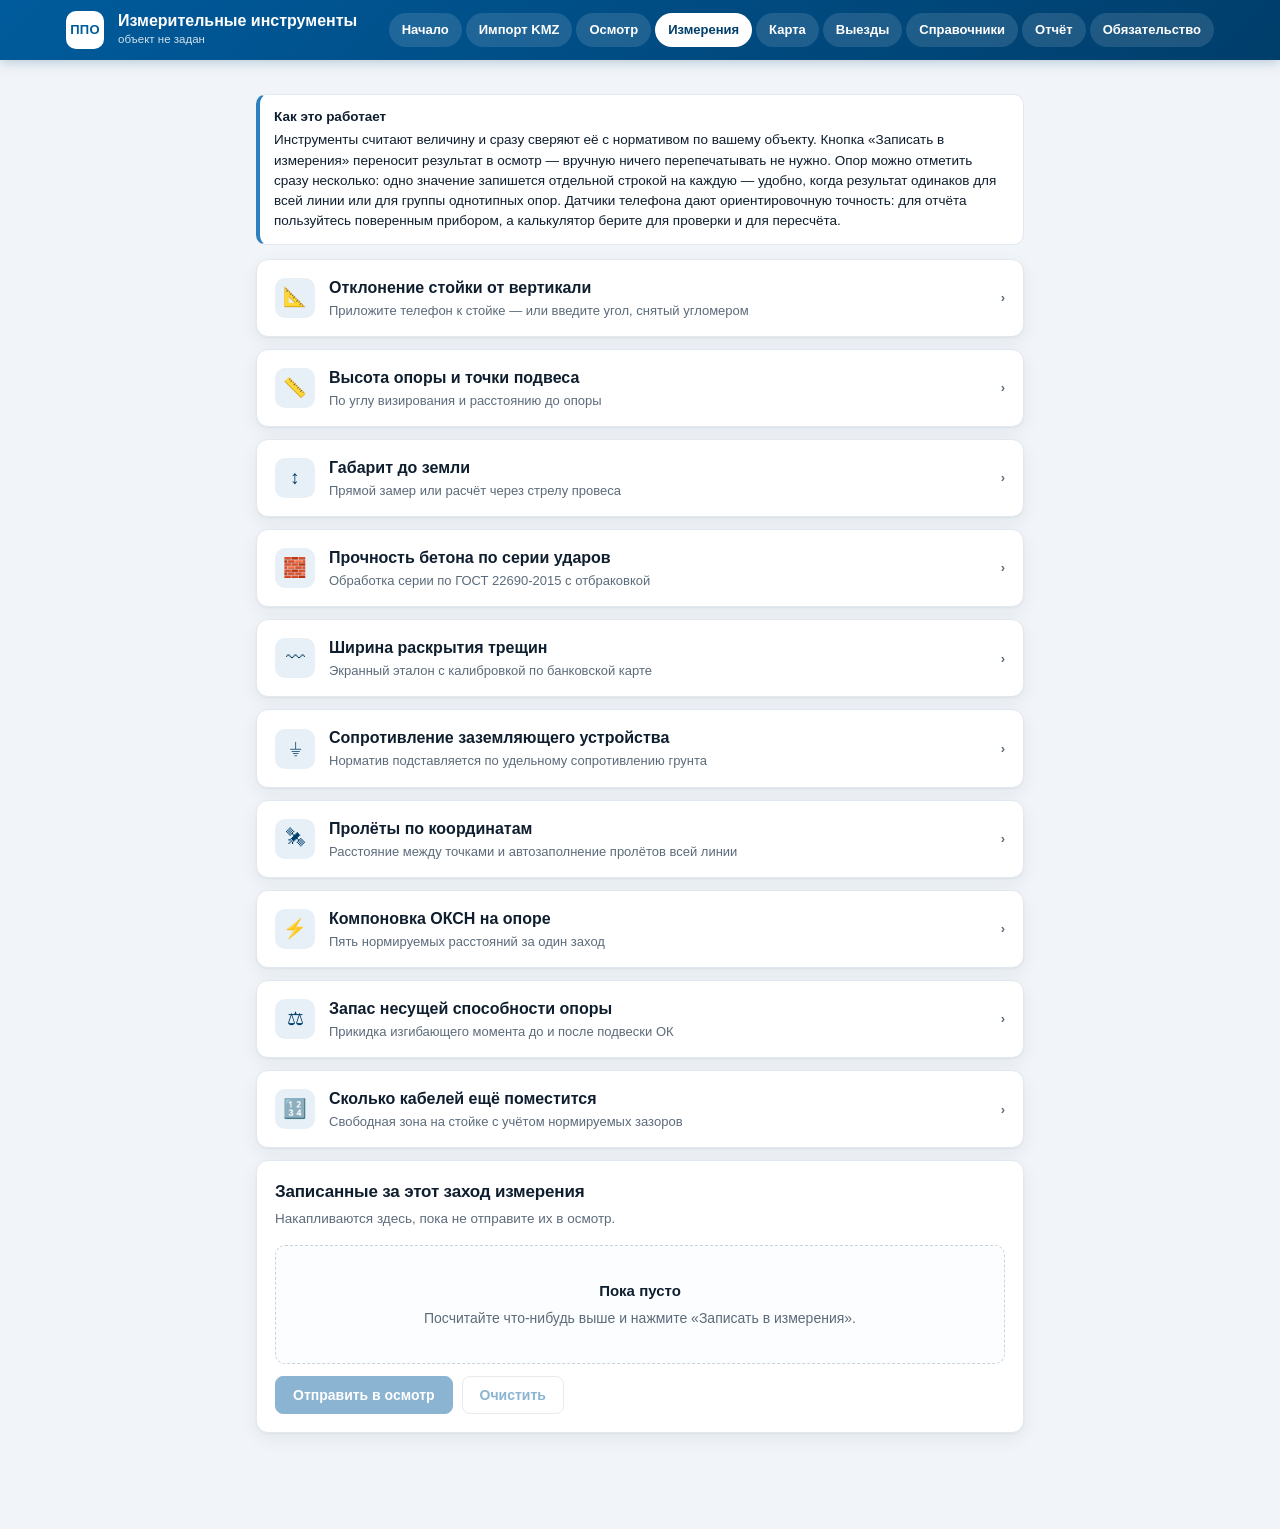
<file: pribory.html>
<!DOCTYPE html>
<html lang="ru">
<head>
<meta charset="utf-8">
<meta name="viewport" content="width=device-width, initial-scale=1, viewport-fit=cover">
<title>Измерительные инструменты · ППО ВОЛС</title>
<link rel="stylesheet" href="ppo-ui.css?v=3.6.3">
<style>
.tool{background:#fff;border:1px solid var(--line-s);border-radius:var(--r);box-shadow:var(--sh);margin-bottom:12px;overflow:hidden}
.tool > summary{list-style:none;cursor:pointer;padding:16px 18px;display:flex;gap:14px;align-items:center}
.tool > summary::-webkit-details-marker{display:none}
.tool .ic{width:40px;height:40px;flex:0 0 auto;border-radius:10px;background:var(--blue-l);color:var(--blue-d);
  display:grid;place-items:center;font-size:19px}
.tool .h b{display:block;font-size:16px;font-weight:700}
.tool .h span{display:block;font-size:13px;color:var(--muted);margin-top:2px;line-height:1.4}
.tool .caret{margin-left:auto;color:var(--muted);font-size:13px;font-weight:700;flex:0 0 auto}
.tool[open] .caret{transform:rotate(90deg)}
.tool .body{padding:0 18px 18px;border-top:1px solid var(--line-s);padding-top:16px}

.read{font-variant-numeric:tabular-nums;font-weight:800;letter-spacing:-.02em}
.bigread{background:var(--blue-d);color:#fff;border-radius:12px;padding:18px;text-align:center;margin-bottom:14px}
.bigread .v{font-size:40px;line-height:1;font-variant-numeric:tabular-nums;font-weight:800}
.bigread .u{font-size:14px;opacity:.8;margin-top:6px}
.bigread.ok{background:var(--ok)} .bigread.bad{background:var(--bad)}
.bigread small{display:block;font-size:12.5px;opacity:.85;margin-top:8px;font-weight:500}

.level{height:16px;border-radius:999px;background:var(--line-s);position:relative;margin:12px 0 6px;overflow:hidden}
.level i{position:absolute;top:0;bottom:0;width:4px;background:var(--blue);left:50%;transform:translateX(-50%);border-radius:2px}
.level::before{content:'';position:absolute;left:50%;top:0;bottom:0;width:1px;background:var(--muted);opacity:.4}

.serie{display:flex;flex-wrap:wrap;gap:6px;margin:10px 0}
.serie span{background:var(--blue-l);border-radius:7px;padding:5px 10px;font-size:13.5px;font-variant-numeric:tabular-nums;
  display:inline-flex;gap:7px;align-items:center}
.serie span.out{background:var(--bad-bg);color:var(--bad);text-decoration:line-through}
.serie span b{cursor:pointer;opacity:.5}

.ruler{border:1px solid var(--line);border-radius:10px;padding:14px;background:#fff;margin-top:12px}
.ruler .lines{display:flex;flex-direction:column;gap:11px;margin-top:10px}
.ruler .lines div{display:flex;align-items:center;gap:12px;font-size:13px}
.ruler .lines i{display:block;background:#111;height:26px;flex:0 0 auto}
.card-cal{display:flex;align-items:center;gap:12px;flex-wrap:wrap;font-size:13px}

.res{border:1px solid var(--line-s);border-radius:10px;padding:12px 14px;margin-top:12px;background:#FAFCFE;font-size:13.5px}
.res b{font-variant-numeric:tabular-nums}
.res table{width:100%;border-collapse:collapse;font-size:13px}
.res td{padding:4px 0;border-bottom:1px solid var(--line-s)}
.res td:last-child{text-align:right;font-weight:700;font-variant-numeric:tabular-nums;white-space:nowrap}
</style>
</head>
<body>

<header class="ppo-top"><div class="ppo-top-in">
  <div class="ppo-mark">ППО</div>
  <div class="ppo-brand"><b>Измерительные инструменты</b><span id="objline">объект не задан</span></div>
  <nav id="ppoNav"></nav>
</div></header>

<div class="wrap narrow">

  <div class="note"><b>Как это работает</b>
    Инструменты считают величину и сразу сверяют её с нормативом по вашему объекту.
    Кнопка «Записать в измерения» переносит результат в осмотр — вручную ничего перепечатывать не нужно.
    Опор можно отметить сразу несколько: одно значение запишется отдельной строкой на каждую —
    удобно, когда результат одинаков для всей линии или для группы однотипных опор.
    Датчики телефона дают ориентировочную точность: для отчёта пользуйтесь поверенным прибором,
    а калькулятор берите для проверки и для пересчёта.</div>

  <!-- ================================================== 1. КРЕНОМЕТР -->
  <details class="tool" id="t-kren">
    <summary><div class="ic">📐</div><div class="h"><b>Отклонение стойки от вертикали</b>
      <span>Приложите телефон к стойке — или введите угол, снятый угломером</span></div>
      <div class="caret">›</div></summary>
    <div class="body">
      <div class="bigread" id="k_read"><div class="v">—</div><div class="u">угол наклона</div></div>
      <div class="level"><i id="k_bar"></i></div>
      <div class="btnrow" style="margin-bottom:14px">
        <button class="btn ghost" id="k_start">Включить датчик наклона</button>
        <button class="btn ghost sm" id="k_hold">Зафиксировать</button>
      </div>
      <div class="grid2">
        <div class="field"><label>Угол отклонения от вертикали, град</label>
          <input type="number" id="k_deg" step="0.1" placeholder="например 0,5"></div>
        <div class="field"><label>Высота опоры (надземная часть), м</label>
          <input type="number" id="k_h" step="0.1" placeholder="8,2"></div>
      </div>
      <div class="mini" id="k_dev" style="margin:-4px 0 12px">Отклонение верха от отвеса посчитается по углу и высоте.</div>
      <div class="field"><label>Опоры</label><div id="k_pole"></div></div>
      <div id="k_out"></div>
    </div>
  </details>

  <!-- ================================================== 2. ВЫСОТОМЕР -->
  <details class="tool" id="t-vys">
    <summary><div class="ic">📏</div><div class="h"><b>Высота опоры и точки подвеса</b>
      <span>По углу визирования и расстоянию до опоры</span></div><div class="caret">›</div></summary>
    <div class="body">
      <div class="bigread" id="v_read"><div class="v">—</div><div class="u">высота от земли</div></div>
      <div class="btnrow" style="margin-bottom:14px">
        <button class="btn ghost" id="v_start">Наклон телефона как угломер</button>
        <span class="mini" id="v_ang">угол: —</span>
      </div>
      <div class="grid3">
        <div class="field"><label>Угол визирования, °</label><input type="number" id="v_a" step="0.1"></div>
        <div class="field"><label>Расстояние до опоры, м</label><input type="number" id="v_d" step="0.1"></div>
        <div class="field"><label>Высота глаз, м</label><input type="number" id="v_e" step="0.05" value="1.6"></div>
      </div>
      <p class="mini">Расстояние удобно взять дальномером или из координат соседних опор — см. инструмент «Пролёты по координатам».
         Высота нужна кренометру и для проверки габарита.</p>
      <div class="btnrow"><button class="btn ghost" id="v_use">Подставить в кренометр</button></div>
      <div id="v_out"></div>
    </div>
  </details>

  <!-- =============================================== 3. ГАБАРИТ ДО ЗЕМЛИ -->
  <details class="tool" id="t-gab">
    <summary><div class="ic">↕</div><div class="h"><b>Габарит до земли</b>
      <span>Прямой замер или расчёт через стрелу провеса</span></div><div class="caret">›</div></summary>
    <div class="body">
      <div class="field"><label>Что проверяем</label>
        <div class="chips" id="g_what">
          <span class="chip on" data-k="gz_prov">Нижний провод ВЛ</span>
          <span class="chip" data-k="gz_oksn">Проектируемый кабель</span>
        </div></div>
      <div class="grid2">
        <div class="field"><label>Замеренный габарит, м</label><input type="number" id="g_val" step="0.1"></div>
        <div class="field"><label>Опоры</label><div id="g_pole"></div></div>
      </div>
      <h3 class="blk">Если габарит считается, а не меряется</h3>
      <p class="mini">Габарит в середине пролёта = высота точки подвеса − стрела провеса. Стрела считается
         по приближению f ≈ q·L²/(8·H): q — погонная нагрузка, L — пролёт, H — тяжение.
         Это оценка для полевой проверки, точный расчёт — в проекте.</p>
      <div class="grid3">
        <div class="field"><label>Высота подвеса, м</label><input type="number" id="g_hp" step="0.1"></div>
        <div class="field"><label>Пролёт, м</label><input type="number" id="g_l" step="1"></div>
        <div class="field"><label>Погонная масса, кг/км</label><input type="number" id="g_q" step="1" placeholder="105"></div>
        <div class="field"><label>Тяжение, кН</label><input type="number" id="g_t" step="0.1" placeholder="4"></div>
      </div>
      <div class="btnrow"><button class="btn ghost" id="g_calc">Посчитать стрелу и габарит</button></div>
      <div id="g_out"></div>
    </div>
  </details>

  <!-- ============================================ 4. ПРОЧНОСТЬ БЕТОНА -->
  <details class="tool" id="t-bet">
    <summary><div class="ic">🧱</div><div class="h"><b>Прочность бетона по серии ударов</b>
      <span>Обработка серии по ГОСТ 22690-2015 с отбраковкой</span></div><div class="caret">›</div></summary>
    <div class="body">
      <p class="mini">Введите показания прибора по одному участку (не менее 6 отсчётов по ГОСТ 22690).
         Значения, отличающиеся от среднего более чем на 10 %, отбрасываются, среднее пересчитывается.</p>
      <div class="btnrow" style="margin-bottom:10px">
        <input type="number" id="b_in" step="0.1" placeholder="МПа" style="width:120px;padding:10px 12px;border:1px solid var(--line);border-radius:8px">
        <button class="btn ghost" id="b_add">Добавить отсчёт</button>
        <button class="btn ghost sm" id="b_clr">Очистить</button>
      </div>
      <div class="serie" id="b_serie"></div>
      <div class="grid2">
        <div class="field"><label>Проектный класс бетона, МПа</label><input type="number" id="b_cls" value="30" step="1"></div>
        <div class="field"><label>Опоры</label><div id="b_pole"></div></div>
      </div>
      <div id="b_out"></div>
    </div>
  </details>

  <!-- ================================================ 5. ТРЕЩИНОМЕР -->
  <details class="tool" id="t-cr">
    <summary><div class="ic">〰</div><div class="h"><b>Ширина раскрытия трещин</b>
      <span>Экранный эталон с калибровкой по банковской карте</span></div><div class="caret">›</div></summary>
    <div class="body">
      <div class="ruler">
        <div class="card-cal">
          <span>Приложите к экрану банковскую карту и подгоните ползунком под её длину (85,6 мм):</span>
          <input type="range" id="c_cal" min="1.5" max="6" step="0.01" value="3.78" style="flex:1;min-width:180px">
        </div>
        <div id="c_card" style="height:32px;border:2px dashed var(--blue-2);border-radius:6px;margin-top:10px;
             display:grid;place-items:center;font-size:12px;color:var(--blue-d)">85,6 мм</div>
        <div class="lines" id="c_lines"></div>
      </div>
      <div class="grid2" style="margin-top:14px">
        <div class="field"><label>Ширина раскрытия, мм</label><input type="number" id="c_val" step="0.05"></div>
        <div class="field"><label>Допускается по типовому проекту, мм</label><input type="number" id="c_ref" step="0.05" value="0.2"></div>
        <div class="field"><label>Опоры</label><div id="c_pole"></div></div>
      </div>
      <div id="c_out"></div>
    </div>
  </details>

  <!-- ============================================= 6. ЗАЗЕМЛЕНИЕ -->
  <details class="tool" id="t-zaz">
    <summary><div class="ic">⏚</div><div class="h"><b>Сопротивление заземляющего устройства</b>
      <span>Норматив подставляется по удельному сопротивлению грунта</span></div><div class="caret">›</div></summary>
    <div class="body">
      <div class="grid3">
        <div class="field"><label>Замеренное сопротивление, Ом</label><input type="number" id="z_val" step="0.1"></div>
        <div class="field"><label>Удельное сопротивление грунта ρ, Ом·м</label><input type="number" id="z_ro" step="10" value="100"></div>
        <div class="field"><label>Опоры</label><div id="z_pole"></div></div>
      </div>
      <p class="mini">Ориентиры по ρ: чернозём и суглинок влажный — 30…100; супесь — 150…400;
         песок — 400…1000; скальный грунт — свыше 2000 Ом·м. Точное значение берётся из протокола измерений.</p>
      <div id="z_out"></div>
    </div>
  </details>

  <!-- ============================================ 7. ПРОЛЁТЫ ПО GPS -->
  <details class="tool" id="t-dist">
    <summary><div class="ic">🛰</div><div class="h"><b>Пролёты по координатам</b>
      <span>Расстояние между точками и автозаполнение пролётов всей линии</span></div><div class="caret">›</div></summary>
    <div class="body">
      <div class="grid2">
        <div class="field"><label>Точка 1</label><select id="d_a"></select></div>
        <div class="field"><label>Точка 2</label><select id="d_b"></select></div>
      </div>
      <div class="btnrow" style="margin-bottom:8px">
        <button class="btn ghost" id="d_here">Взять текущую позицию как точку 1</button>
      </div>
      <div id="d_out"></div>
      <h3 class="blk">Заполнить пролёты по всей линии</h3>
      <p class="mini">Если у опор проставлены координаты, пролёт каждой опоры до следующей посчитается
         автоматически. Порядок берётся такой же, как в списке опор.</p>
      <div class="btnrow"><button class="btn" id="d_fill">Посчитать и записать пролёты</button></div>
      <div id="d_fillout"></div>
    </div>
  </details>

  <!-- ======================================== 8. КОМПОНОВКА ОКСН -->
  <details class="tool" id="t-komp">
    <summary><div class="ic">⚡</div><div class="h"><b>Компоновка ОКСН на опоре</b>
      <span>Пять нормируемых расстояний за один заход</span></div><div class="caret">›</div></summary>
    <div class="body">
      <p class="mini">Заполните то, что замерили — пустые поля пропускаются.
         Нормативы подставляются по классу напряжения объекта.</p>
      <div class="field"><label>Опоры</label><div id="x_pole"></div></div>
      <div class="grid2" id="x_fields"></div>
      <div id="x_out"></div>
    </div>
  </details>

  <!-- ====================================== 9. НЕСУЩАЯ СПОСОБНОСТЬ -->
  <details class="tool" id="t-mom">
    <summary><div class="ic">⚖</div><div class="h"><b>Запас несущей способности опоры</b>
      <span>Прикидка изгибающего момента до и после подвески ОК</span></div><div class="caret">›</div></summary>
    <div class="body">
      <div class="note warn" style="margin-top:0"><b>Это оценка, а не поверочный расчёт</b>
        Служит для отсева заведомо перегруженных опор в поле. Поверочный расчёт по ПУЭ-7 и
        СП 20.13330.2016 выполняется в проектной документации пользователя (пп. 5.1 и 6 ТТ № 282р).</div>
      <div class="grid2">
        <div class="field"><label>Марка опоры</label><select id="n_mark"></select></div>
        <div class="field"><label>Ветровой / весовой пролёт, м</label><input type="number" id="n_l" value="50" step="1"></div>
        <div class="field"><label>Район по ветру (ПУЭ-7 табл. 2.5.1)</label><select id="n_w"></select></div>
        <div class="field"><label>Район по гололёду (ПУЭ-7 табл. 2.5.3)</label><select id="n_i"></select></div>
        <div class="field"><label>Тип местности по ветру (п. 2.5.6)</label>
          <select id="n_t"><option value="1.0">А — открытая</option><option value="0.65" selected>В — застроенная</option>
          <option value="0.40">С — плотная застройка</option></select></div>
        <div class="field"><label>Размещаемый кабель</label><select id="n_cab"></select></div>
      </div>
      <p class="mini">Существующая подвеска берётся из осмотра (раздел «Кабели» → «Существующая подвеска»).</p>
      <div id="n_out"></div>
    </div>
  </details>

  <!-- ====================================== 10. ЁМКОСТЬ ОПОРЫ -->
  <details class="tool" id="t-cap">
    <summary><div class="ic">🔢</div><div class="h"><b>Сколько кабелей ещё поместится</b>
      <span>Свободная зона на стойке с учётом нормируемых зазоров</span></div><div class="caret">›</div></summary>
    <div class="body">
      <div class="grid3">
        <div class="field"><label>Высота нижней точки крепления провода ВЛ, м</label><input type="number" id="q_hp" step="0.1" placeholder="8,2"></div>
        <div class="field"><label>Уже размещено кабелей связи, шт</label><input type="number" id="q_n" step="1" value="0"></div>
        <div class="field"><label>Требуемый габарит ОК до земли, м</label><input type="number" id="q_g" step="0.1" value="5"></div>
      </div>
      <div id="q_out"></div>
    </div>
  </details>

  <div class="card">
    <h2>Записанные за этот заход измерения</h2>
    <p class="sub">Накапливаются здесь, пока не отправите их в осмотр.</p>
    <div id="basket"></div>
    <div class="btnrow" style="margin-top:12px">
      <button class="btn" id="send" disabled>Отправить в осмотр</button>
      <button class="btn ghost" id="clearb" disabled>Очистить</button>
    </div>
  </div>

</div>

<div class="toast" id="toast"></div>

<script src="ppo-core.js?v=3.6.3"></script>
<script src="ppo-refs.js?v=3.6.3"></script>
<script>
'use strict';
var D = PPO.load(), C = PPO.ctx(), BASKET = [];
/* объект изменён в другой вкладке — перечитываем и перерисовываем */
document.addEventListener('ppo:external', function(){
  D = PPO.load(); C = PPO.ctx();
  if (typeof paintAll === 'function') paintAll();
  else if (typeof paint === 'function') paint();
});
/* Норматив зависит от класса напряжения и характера местности КОНКРЕТНОЙ опоры.
   Раньше все калькуляторы считали по наибольшему классу объекта: на смешанном
   участке 0,4/10 кВ габарит провода до земли для опор 0,4 кВ завышался на метр.
   Пока опора не выбрана, остаётся общий контекст объекта. */
function ctxOfPick(poleSelId){
  var ps = polesOf(poleSelId);
  return ps.length ? PPO.ctxForPole(ps[0]) : C;
}
function $(id){ return document.getElementById(id); }
function esc(s){ return String(s===undefined||s===null?'':s)
  .replace(/[&<>"]/g,function(c){return {'&':'&amp;','<':'&lt;','>':'&gt;','"':'&quot;'}[c];}); }
function toast(m,bad){ var t=$('toast'); t.textContent=m; t.className='toast on'+(bad?' bad':'');
  setTimeout(function(){t.className='toast';},2600); }
function nf(n,k){ return String(Number(n).toFixed(k===undefined?2:k)).replace('.',','); }

PPO.mountNav('pribory.html');
$('objline').textContent = D.pass['ОБЪЕКТ_НАИМ'] || 'объект не задан';

/* --------- общие: выпадающие списки опор и СИ --------- */
/* к каждому инструменту — свой выбор опор, можно отметить сразу несколько */
var PICK = {};
['k_pole','g_pole','b_pole','c_pole','z_pole','x_pole'].forEach(function(id){
  if ($(id)) PICK[id] = PPO.mountPolePicker(id, { onChange:function(){ onPick(id); } });
});
function polesOf(id){ return PICK[id] ? PICK[id].poles() : []; }
function onPick(id){
  if (id === 'k_pole'){
    var ps = polesOf('k_pole');
    if (ps.length && ps[0].mark && !$('k_h').value){
      var r = PPO.poleByMark(ps[0].mark);
      if (r){ $('k_h').value = r.h; $('k_h').dispatchEvent(new Event('input')); }
    }
  }
}
function siFor(kindId){
  /* Отклонение стойки от вертикали измеряется УГЛОМЕРОМ: величина, которую
     теперь вводит исполнитель, — угол, а не расстояние. Тахеометр в этой
     графе не проходил бы проверку применимости средства измерения. */
  var pick = { vert:'УОМ', beton:'ИПС', gz_prov:'Тахеометр', gz_oksn:'Тахеометр',
               zazem:'ИС-', crack:'ЛИ-', d_oksn_prov:'Р50', d_oksn_elem:'Р50', d_vert:'Р50', d_horiz:'Р50' };
  var want = pick[kindId] || '';
  var hit = D.si.filter(function(s){ return want && String(s.mark||'').indexOf(want)>=0; })[0];
  /* марки не нашлось — берём любой прибор, пригодный для этого вида измерения
     по своему виду, и только потом первый попавшийся */
  if (!hit) hit = D.si.filter(function(s){
    return PPO.siFits(String(s.name||'') + ' ' + String(s.mark||''), kindId) === 1; })[0];
  return hit ? hit.mark : (D.si[0] ? D.si[0].mark : '');
}

/* --------- корзина результатов --------- */
function put(kindId, vals, poleSelId, srcName){
  var r = PPO.evalMeas(kindId, vals, ctxOfPick(poleSelId));
  if (!r){ toast('Не хватает данных для вывода', true); return; }
  var ps = polesOf(poleSelId);
  if (!ps.length) ps = [null];                 // измерение без привязки к опоре
  ps.forEach(function(p){
    /* по каждой опоре вывод пересчитывается заново — одно и то же измеренное
       число при разных классах напряжения даёт разный вывод */
    var rr = PPO.evalMeas(kindId, vals, p ? PPO.ctxForPole(p) : C) || r;
    BASKET.push({ kindId:rr.id, name:rr.name, place:rr.place, value:rr.value, unit:rr.unit, norm:rr.norm,
                  verdict:rr.verdict, si:siFor(rr.id), vals:vals, pole:p?p.num:'', line:p?p.line:'',
                  kv:p?String(p.kv||''):'', src:srcName || 'полевой калькулятор' });
  });
  paintBasket();
  toast(ps.length > 1 ? ('Записано на опор: ' + ps.length) : ('Записано: ' + r.name));
}
function paintBasket(){
  if (!BASKET.length){
    $('basket').innerHTML = '<div class="empty"><b>Пока пусто</b>Посчитайте что-нибудь выше и нажмите «Записать в измерения».</div>';
    $('send').disabled = true; $('clearb').disabled = true; return;
  }
  $('basket').innerHTML = '<div class="tblwrap"><table class="tbl"><tr><th>Измерение</th><th>Опора</th><th>Значение</th><th>Вывод</th><th></th></tr>' +
    BASKET.map(function(b,i){
      var bad = b.verdict.indexOf('не соответствует')===0;
      return '<tr><td>'+esc(b.name)+'</td><td>'+esc(b.pole||'—')+'</td>' +
        '<td><b>'+esc(b.value)+'</b> '+esc(b.unit==='—'?'':b.unit)+'</td>' +
        '<td><span class="tag '+(bad?'bad':'ok')+'">'+esc(b.verdict)+'</span></td>' +
        '<td><button class="btn ghost sm" data-rm="'+i+'">✕</button></td></tr>'; }).join('') + '</table></div>';
  Array.prototype.forEach.call($('basket').querySelectorAll('[data-rm]'), function(b){
    b.onclick = function(){ BASKET.splice(+b.dataset.rm,1); paintBasket(); };
  });
  $('send').disabled = false; $('clearb').disabled = false;
}
$('send').onclick = function(){
  sessionStorage.setItem('ppo_meas_in', JSON.stringify(BASKET));
  location.href = 'osmotr.html#meas';
};
$('clearb').onclick = function(){ BASKET = []; paintBasket(); };
paintBasket();

function outBox(el, r, kindId, vals, poleSel){
  if (!r){ el.innerHTML = ''; return; }
  var bad = r.verdict.indexOf('не соответствует')===0;
  el.innerHTML = '<div class="bigread '+(bad?'bad':'ok')+'"><div class="v">'+esc(r.value)+'</div>' +
    '<div class="u">'+esc(r.unit==='—'?r.name:r.unit)+'</div>' +
    '<small>'+esc(r.norm)+' — '+esc(r.verdict)+'</small></div>' +
    '<div class="btnrow"><button class="btn" data-save="1">Записать в измерения</button></div>';
  el.querySelector('[data-save]').onclick = function(){ put(kindId, vals, poleSel); };
}

/* ==================================================== 1. КРЕНОМЕТР */
(function(){
  var live = null, held = false;
  function angleFrom(e){
    var b = e.beta || 0, g = e.gamma || 0;
    return Math.round(Math.sqrt(b*b + g*g)*10)/10;
  }
  function onOrient(e){
    if (held) return;
    var a = angleFrom(e);
    a = a > 90 ? 180 - a : a;
    live = a;
    $('k_read').querySelector('.v').textContent = nf(a,1) + '°';
    $('k_bar').style.left = Math.max(2, Math.min(98, 50 + a*4)) + '%';
    /* В измерение уходит сам угол: миллиметры теперь производная величина и
       считаются ядром. Раньше датчик пересчитывал угол в отклонение верха, и
       обратный пересчёт в 1/N шёл через два округления. */
    $('k_deg').value = nf(a,2).replace(',', '.');
    recalc();
  }
  $('k_start').onclick = function(){
    function bind(){ window.addEventListener('deviceorientation', onOrient); $('k_start').textContent = 'Датчик включён'; }
    if (typeof DeviceOrientationEvent !== 'undefined' && DeviceOrientationEvent.requestPermission){
      DeviceOrientationEvent.requestPermission().then(function(s){
        if (s === 'granted') bind(); else toast('Доступ к датчику не разрешён', true);
      }).catch(function(){ toast('Датчик недоступен в этом браузере', true); });
    } else if ('ondeviceorientation' in window) bind();
    else toast('Устройство не отдаёт наклон — вводите отклонение вручную', true);
  };
  $('k_hold').onclick = function(){ held = !held; $('k_hold').textContent = held ? 'Отпустить' : 'Зафиксировать'; };
  function recalc(){
    var vals = { deg:$('k_deg').value, h:$('k_h').value };
    var r = PPO.evalMeas('vert', vals, ctxOfPick('k_pole'));
    $('k_dev').textContent = (r && r.detail)
      ? r.detail
      : 'Отклонение верха от отвеса посчитается по углу и высоте.';
    outBox($('k_out'), r, 'vert', vals, 'k_pole');
  }
  $('k_deg').oninput = $('k_h').oninput = recalc;
  /* высота подставляется в onPick() при выборе опор */
})();

/* ==================================================== 2. ВЫСОТОМЕР */
(function(){
  function calc(){
    var a = parseFloat($('v_a').value), d = parseFloat($('v_d').value), e = parseFloat($('v_e').value)||1.6;
    if (!(a>0) || !(d>0)){ $('v_read').querySelector('.v').textContent = '—'; $('v_out').innerHTML=''; return null; }
    var h = d*Math.tan(a*Math.PI/180) + e;
    $('v_read').querySelector('.v').textContent = nf(h,1) + ' м';
    $('v_out').innerHTML = '<div class="res"><table>' +
      '<tr><td>Превышение над уровнем глаз</td><td>'+nf(d*Math.tan(a*Math.PI/180),2)+' м</td></tr>' +
      '<tr><td>Высота глаз</td><td>'+nf(e,2)+' м</td></tr>' +
      '<tr><td>Итого высота от земли</td><td>'+nf(h,2)+' м</td></tr></table></div>';
    return h;
  }
  ['v_a','v_d','v_e'].forEach(function(id){ $(id).oninput = calc; });
  $('v_start').onclick = function(){
    function bind(){
      window.addEventListener('deviceorientation', function(e){
        var b = Math.abs(e.beta||0); var ang = Math.round((90 - Math.abs(90-b))*10)/10;
        $('v_ang').textContent = 'угол: ' + nf(Math.abs(90 - b),1) + '°  (нажмите, чтобы подставить)';
        $('v_ang').dataset.a = Math.abs(90-b).toFixed(1);
      });
      $('v_start').textContent = 'Угломер включён';
    }
    if (typeof DeviceOrientationEvent !== 'undefined' && DeviceOrientationEvent.requestPermission)
      DeviceOrientationEvent.requestPermission().then(function(s){ if (s==='granted') bind(); });
    else if ('ondeviceorientation' in window) bind();
    else toast('Устройство не отдаёт наклон', true);
  };
  $('v_ang').onclick = function(){ if (this.dataset.a){ $('v_a').value = this.dataset.a; calc(); } };
  $('v_use').onclick = function(){
    var h = calc(); if (!h) { toast('Сначала посчитайте высоту', true); return; }
    $('k_h').value = nf(h,1).replace(',','.');
    $('t-kren').open = true; $('t-kren').scrollIntoView({behavior:'smooth'});
    $('k_h').dispatchEvent(new Event('input'));
    toast('Высота подставлена в кренометр');
  };
})();

/* ================================================ 3. ГАБАРИТ ДО ЗЕМЛИ */
(function(){
  var kind = 'gz_prov';
  Array.prototype.forEach.call($('g_what').querySelectorAll('.chip'), function(el){
    el.onclick = function(){
      Array.prototype.forEach.call($('g_what').querySelectorAll('.chip'), function(x){ x.classList.remove('on'); });
      el.classList.add('on'); kind = el.dataset.k; recalc();
    };
  });
  function recalc(){
    var vals = { val:$('g_val').value };
    outBox($('g_out'), PPO.evalMeas(kind, vals, ctxOfPick('g_pole')), kind, vals, 'g_pole');
  }
  $('g_val').oninput = recalc;
  $('g_calc').onclick = function(){
    var hp = parseFloat($('g_hp').value), L = parseFloat($('g_l').value),
        q = parseFloat($('g_q').value), T = parseFloat($('g_t').value);
    if (!(hp>0)||!(L>0)||!(q>0)||!(T>0)){ toast('Заполните все четыре поля', true); return; }
    var w = q/1000*9.81;                 // Н/м
    var f = w*L*L/(8*T*1000);            // м
    var g = hp - f;
    $('g_val').value = g.toFixed(2);
    recalc();
    $('g_out').insertAdjacentHTML('afterbegin', '<div class="res"><table>' +
      '<tr><td>Погонная нагрузка</td><td>'+nf(w,2)+' Н/м</td></tr>' +
      '<tr><td>Стрела провеса</td><td>'+nf(f,2)+' м</td></tr>' +
      '<tr><td>Габарит в середине пролёта</td><td>'+nf(g,2)+' м</td></tr></table>' +
      '<p class="mini" style="margin:8px 0 0">Расчёт по приближению параболы без учёта гололёда, ветра и температуры. ' +
      'Точная стрела провеса — в монтажных таблицах проекта.</p></div>');
  };
})();

/* ============================================= 4. ПРОЧНОСТЬ БЕТОНА */
(function(){
  var S = [];
  function stats(){
    if (!S.length) return null;
    var m0 = S.reduce(function(a,b){return a+b;},0)/S.length;
    var keep = S.filter(function(v){ return Math.abs(v-m0) <= 0.10*m0; });
    var out  = S.filter(function(v){ return Math.abs(v-m0) >  0.10*m0; });
    var m = keep.length ? keep.reduce(function(a,b){return a+b;},0)/keep.length : m0;
    var sd = keep.length>1 ? Math.sqrt(keep.reduce(function(a,b){return a+(b-m)*(b-m);},0)/(keep.length-1)) : 0;
    return { m0:m0, m:m, sd:sd, cv: m? sd/m*100 : 0, keep:keep, out:out };
  }
  function paint(){
    var st = stats();
    $('b_serie').innerHTML = S.map(function(v,i){
      var bad = st && st.out.indexOf(v) >= 0;
      return '<span class="'+(bad?'out':'')+'">'+nf(v,1)+'<b data-i="'+i+'">✕</b></span>'; }).join('');
    Array.prototype.forEach.call($('b_serie').querySelectorAll('b'), function(b){
      b.onclick = function(){ S.splice(+b.dataset.i,1); paint(); };
    });
    if (!st){ $('b_out').innerHTML = ''; return; }
    var vals = { val: st.m.toFixed(1), cls: $('b_cls').value };
    var r = PPO.evalMeas('beton', vals, ctxOfPick('b_pole'));
    outBox($('b_out'), r, 'beton', vals, 'b_pole');
    $('b_out').insertAdjacentHTML('afterbegin','<div class="res"><table>' +
      '<tr><td>Отсчётов в серии</td><td>'+S.length+'</td></tr>' +
      '<tr><td>Отбраковано (отклонение свыше 10 %)</td><td>'+st.out.length+'</td></tr>' +
      '<tr><td>Среднее по принятым</td><td>'+nf(st.m,1)+' МПа</td></tr>' +
      '<tr><td>Стандартное отклонение</td><td>'+nf(st.sd,2)+' МПа</td></tr>' +
      '<tr><td>Коэффициент вариации</td><td>'+nf(st.cv,1)+' %</td></tr></table>' +
      (S.length < 6 ? '<p class="mini" style="margin:8px 0 0;color:var(--warn)">По ГОСТ 22690-2015 на участке нужно не менее 6 отсчётов.</p>' : '') +
      '</div>');
  }
  $('b_add').onclick = function(){
    var v = parseFloat($('b_in').value);
    if (!(v>0)){ toast('Введите число', true); return; }
    S.push(v); $('b_in').value=''; $('b_in').focus(); paint();
  };
  $('b_in').onkeydown = function(e){ if (e.key==='Enter') $('b_add').click(); };
  $('b_clr').onclick = function(){ S = []; paint(); };
  $('b_cls').oninput = paint;
  paint();
})();

/* ================================================== 5. ТРЕЩИНОМЕР */
(function(){
  var W = [0.05,0.1,0.15,0.2,0.3,0.4,0.5];
  function px(){ return parseFloat($('c_cal').value); }   // пикселей на 1 мм
  function paint(){
    $('c_card').style.width = (85.6*px()) + 'px';
    $('c_lines').innerHTML = W.map(function(w){
      return '<div><i style="width:'+Math.max(1, w*px())+'px"></i>' +
             '<span>'+nf(w,2)+' мм</span>' +
             '<button class="btn ghost sm" data-w="'+w+'">Это она</button></div>'; }).join('');
    Array.prototype.forEach.call($('c_lines').querySelectorAll('[data-w]'), function(b){
      b.onclick = function(){ $('c_val').value = b.dataset.w; recalc(); };
    });
  }
  function recalc(){
    var vals = { val:$('c_val').value, ref:$('c_ref').value };
    outBox($('c_out'), PPO.evalMeas('crack', vals, ctxOfPick('c_pole')), 'crack', vals, 'c_pole');
  }
  $('c_cal').oninput = paint;
  $('c_val').oninput = $('c_ref').oninput = recalc;
  paint();
})();

/* ================================================== 6. ЗАЗЕМЛЕНИЕ */
(function(){
  function recalc(){
    var vals = { val:$('z_val').value, ro:$('z_ro').value };
    outBox($('z_out'), PPO.evalMeas('zazem', vals, ctxOfPick('z_pole')), 'zazem', vals, 'z_pole');
  }
  $('z_val').oninput = $('z_ro').oninput = recalc;
})();

/* ============================================== 7. ПРОЛЁТЫ ПО GPS */
(function(){
  var here = null;
  function opts(){
    var o = '<option value="">— выберите —</option>';
    if (here) o += '<option value="here">Текущая позиция</option>';
    return o + D.poles.filter(function(p){ return p.lat && p.lon; }).map(function(p){
      return '<option value="'+esc(p.id)+'">№ '+esc(p.num)+(p.line?' · '+esc(p.line):'')+'</option>'; }).join('');
  }
  function fill(){ $('d_a').innerHTML = opts(); $('d_b').innerHTML = opts(); }
  function pt(id){
    var v = $(id).value;
    if (v==='here') return here;
    var p = D.poles.filter(function(x){return x.id===v;})[0];
    return p && p.lat ? { lat:+String(p.lat).replace(',','.'), lon:+String(p.lon).replace(',','.') } : null;
  }
  function calc(){
    var a = pt('d_a'), b = pt('d_b');
    if (!a || !b){ $('d_out').innerHTML=''; return; }
    var m = PPO.haversine(a.lat, a.lon, b.lat, b.lon);
    $('d_out').innerHTML = '<div class="bigread"><div class="v">'+nf(m,1)+'</div><div class="u">метров между точками</div>' +
      '<small>' + nf(m/1000,3) + ' км по прямой (без учёта рельефа)</small></div>';
  }
  $('d_a').onchange = $('d_b').onchange = calc;
  $('d_here').onclick = function(){
    if (!navigator.geolocation){ toast('Геолокация недоступна', true); return; }
    navigator.geolocation.getCurrentPosition(function(p){
      here = { lat:p.coords.latitude, lon:p.coords.longitude };
      fill(); $('d_a').value='here'; calc();
      toast('Позиция получена, точность ±'+Math.round(p.coords.accuracy)+' м');
    }, function(){ toast('Не удалось получить позицию', true); }, { enableHighAccuracy:true, timeout:12000 });
  };
  $('d_fill').onclick = function(){
    /* группируем по линии: опоры одной линии могут идти в списке не подряд */
    var groups = {}, order = [];
    D.poles.forEach(function(p){
      var k = p.line || '';
      if (!groups[k]){ groups[k] = []; order.push(k); }
      groups[k].push(p);
    });
    var n = 0, noGeo = 0, jumps = [], ends = 0;
    order.forEach(function(k){
      var g = groups[k];
      for (var i=0;i<g.length;i++){
        var a = g[i], b = g[i+1];
        if (!b){ ends++; continue; }
        if (!a.lat || !a.lon || !b.lat || !b.lon){ noGeo++; continue; }
        var m = PPO.haversine(+String(a.lat).replace(',','.'), +String(a.lon).replace(',','.'),
                              +String(b.lat).replace(',','.'), +String(b.lon).replace(',','.'));
        if (m > 600){ jumps.push('№ '+a.num+' → № '+b.num+' ('+Math.round(m)+' м)'); continue; }
        a.span = Math.round(m); n++;
      }
    });
    PPO.save();
    $('d_fillout').innerHTML = '<div class="note '+(n?'ok':'warn')+'" style="margin-bottom:0"><b>' +
      (n ? 'Записано пролётов: '+n : 'Записать не удалось') + '</b>' +
      'У последних опор каждой линии пролёта нет — таких ' + ends + '.' +
      (noGeo ? '<br>Пропущено пар без координат: ' + noGeo + '.' : '') +
      (jumps.length ? '<br>Похоже на разрыв трассы, пролёт не записан: ' + jumps.join(', ') +
        '. Проверьте порядок опор или впишите пролёт вручную.' : '') +
      '</div>';
    if (n) toast('Пролёты записаны: '+n);
  };
  fill();
})();

/* ============================================ 8. КОМПОНОВКА ОКСН */
(function(){
  var KINDS = ['gz_oksn','d_oksn_prov','d_oksn_elem','d_vert','d_horiz'];
  $('x_fields').innerHTML = KINDS.map(function(k){
    var m = PPO.measById(k);
    return '<div class="field"><label>'+esc(m.name)+'</label>' +
           '<input type="number" step="0.01" data-x="'+k+'"><div class="hint">'+esc(m.norm(null, C))+'</div></div>';
  }).join('');
  function recalc(){
    var rows = [];
    Array.prototype.forEach.call($('x_fields').querySelectorAll('[data-x]'), function(el){
      if (!el.value) return;
      var r = PPO.evalMeas(el.dataset.x, { val:el.value }, ctxOfPick('x_pole'));
      if (r) rows.push(r);
    });
    if (!rows.length){ $('x_out').innerHTML = ''; return; }
    var bad = rows.filter(function(r){ return r.verdict.indexOf('не соответствует')===0; }).length;
    $('x_out').innerHTML = '<div class="tblwrap" style="margin-top:12px"><table class="tbl">' +
      '<tr><th>Расстояние</th><th>Замер</th><th>Вывод</th></tr>' +
      rows.map(function(r){
        var b = r.verdict.indexOf('не соответствует')===0;
        return '<tr><td>'+esc(r.name)+'<div class="mini">'+esc(r.norm)+'</div></td>' +
               '<td><b>'+esc(r.value)+'</b> '+esc(r.unit)+'</td>' +
               '<td><span class="tag '+(b?'bad':'ok')+'">'+esc(r.verdict)+'</span></td></tr>'; }).join('') +
      '</table></div>' +
      '<div class="note '+(bad?'bad':'ok')+'"><b>' +
        (bad ? 'Не соответствует нормативу: '+bad+' из '+rows.length : 'Все замеры в норме') + '</b>' +
        (bad ? 'Несоответствия попадут в мероприятия отчёта.' : 'Компоновка на опоре допустима.') + '</div>' +
      '<div class="btnrow"><button class="btn" id="x_save">Записать все в измерения</button></div>';
    $('x_save').onclick = function(){
      Array.prototype.forEach.call($('x_fields').querySelectorAll('[data-x]'), function(el){
        if (el.value) put(el.dataset.x, { val:el.value }, 'x_pole');
      });
    };
  }
  Array.prototype.forEach.call($('x_fields').querySelectorAll('[data-x]'), function(el){ el.oninput = recalc; });
})();

/* ======================================== 9. НЕСУЩАЯ СПОСОБНОСТЬ */
(function(){
  var ICE = { 'I':10,'II':15,'III':20,'IV':25,'V':30,'VI':35,'VII':40 };
  var WIND = { 'I':400,'II':500,'III':650,'IV':800,'V':1000,'VI':1250,'VII':1500 };
  $('n_w').innerHTML = Object.keys(WIND).map(function(k){
    return '<option value="'+k+'"'+(k==='II'?' selected':'')+'>'+k+' — '+WIND[k]+' Па</option>'; }).join('');
  $('n_i').innerHTML = Object.keys(ICE).map(function(k){
    return '<option value="'+k+'"'+(k==='II'?' selected':'')+'>'+k+' — '+ICE[k]+' мм</option>'; }).join('');
  var marks = C.kv ? PPO.polesByKv(C.kv) : PPO.POLES;
  $('n_mark').innerHTML = marks.map(function(p){ return '<option>'+esc(p.mark)+'</option>'; }).join('');
  $('n_cab').innerHTML = '<option value="">— без нового кабеля —</option>' +
    PPO.CABLES.map(function(c){
      var sel = D.cables[0] && D.cables[0].mark===c.mark ? ' selected' : '';
      return '<option'+sel+'>'+esc(c.mark)+'</option>'; }).join('');

  function alphaW(w){
    var t=[[200,1],[240,.94],[280,.88],[300,.85],[320,.83],[360,.80],[400,.76],[500,.71],[580,.70]];
    if (w<=200) return 1; if (w>=580) return .70;
    for (var i=1;i<t.length;i++) if (w<=t[i][0])
      return t[i-1][1] + (t[i][1]-t[i-1][1])*(w-t[i-1][0])/(t[i][0]-t[i-1][0]);
    return .70;
  }
  function klSpan(L){
    var t=[[50,1.2],[100,1.1],[150,1.05],[250,1.0]];
    if (!L||L<=50) return 1.2; if (L>=250) return 1.0;
    for (var i=1;i<t.length;i++) if (L<=t[i][0])
      return t[i-1][1] + (t[i][1]-t[i-1][1])*(L-t[i-1][0])/(t[i][0]-t[i-1][0]);
    return 1.0;
  }
  function loads(d, mass, cl){
    var g=9.81, q=(mass||0)/1000*g, be=cl.be;
    var pIce = Math.PI*be*((d||0)+be)*0.9*g*1e-3;
    var cx = (d||0)>=20 ? 1.1 : 1.2;
    return { q:q, pIce:pIce,
      wNo: cl.kw*cx*cl.w0*((d||0)*1e-3),
      wIce: cl.kw*1.2*cl.wg*(((d||0)+2*be)*1e-3) };
  }
  function calc(){
    var ref = PPO.poleByMark($('n_mark').value); if (!ref){ $('n_out').innerHTML=''; return; }
    var L = parseFloat($('n_l').value)||50;
    var w0 = WIND[$('n_w').value], be = ICE[$('n_i').value], kw = parseFloat($('n_t').value);
    var wg = Math.max(Math.round(0.25*w0), (parseFloat(String(C.kv).replace(',','.'))<=20 ? 200 : 0));
    var cl = { be:be, w0:w0, wg:wg, kw:kw, gfIce: be>=20 ? 1.6 : 1.3 };
    var aw = alphaW(w0), kl = klSpan(L), GF_W = 1.3, GF_G = 1.05;

    function contrib(d, mass, n, h){
      var Lo = loads(d, mass, cl);
      var H = Math.max(aw*kl*Lo.wIce*L*n*GF_W, aw*kl*Lo.wNo*L*n*GF_W);
      var V = (Lo.q*GF_G + Lo.pIce*cl.gfIce)*L*n;
      return { M: H*h/1000, V: V/1000 };
    }
    var Mex = 0, Vex = 0;
    D.wires.forEach(function(w){
      var r = PPO.wireByMark(w.mark) || PPO.cableByMark(w.mark); if (!r) return;
      var c = contrib(r.d, r.m, +w.n||1, parseFloat(w.h)||ref.h);
      Mex += c.M; Vex += c.V;
    });
    var Mnew = 0, cab = PPO.cableByMark($('n_cab').value);
    if (cab){ var cc = contrib(cab.d, cab.m, 1, ref.h - 1); Mnew = cc.M; }
    var Mt = Mex + Mnew, res = ref.m_adm ? (ref.m_adm - Mt)/ref.m_adm*100 : null;
    var cls = res === null ? '' : (res < 0 ? 'bad' : (res < 10 ? '' : 'ok'));
    $('n_out').innerHTML = '<div class="bigread '+cls+'"><div class="v">' +
      (res===null?'—':nf(res,1)+' %') + '</div><div class="u">запас по изгибающему моменту</div>' +
      '<small>' + (res===null ? 'нет данных о допустимом моменте' :
        (res < 0 ? 'расчётный момент превышает допустимый' :
         res < 10 ? 'запас менее 10 % — нужен поверочный расчёт в проекте' :
         'запас достаточный для предварительной оценки')) + '</small></div>' +
      '<div class="res"><table>' +
      '<tr><td>Допустимый момент в заделке ('+esc(ref.mark)+')</td><td>'+nf(ref.m_adm,1)+' кН·м</td></tr>' +
      '<tr><td>От существующей подвески ('+D.wires.length+' поз.)</td><td>'+nf(Mex,2)+' кН·м</td></tr>' +
      '<tr><td>От нового кабеля'+(cab?' ('+esc(cab.mark)+')':'')+'</td><td>'+nf(Mnew,2)+' кН·м</td></tr>' +
      '<tr><td>Итого расчётный момент</td><td>'+nf(Mt,2)+' кН·м</td></tr>' +
      '<tr><td>Вертикальная нагрузка от подвески</td><td>'+nf(Vex,2)+' кН</td></tr>' +
      '</table><p class="mini" style="margin:8px 0 0">Гололёд по п. 2.5.53, ветер по п. 2.5.52, ' +
      'коэффициенты надёжности первой группы по пп. 2.5.55, 2.5.62, 2.5.69 ПУЭ-7. ' +
      'Собственный вес опоры, оттяжки и работа фундамента не учитываются.</p></div>';
  }
  ['n_mark','n_l','n_w','n_i','n_t','n_cab'].forEach(function(id){ $(id).onchange = $(id).oninput = calc; });
  calc();
})();

/* ============================================ 10. ЁМКОСТЬ ОПОРЫ */
(function(){
  function calc(){
    var hp = parseFloat($('q_hp').value), n = parseInt($('q_n').value,10)||0,
        g = parseFloat($('q_g').value)||5;
    if (!(hp>0)){ $('q_out').innerHTML=''; return; }
    var r = PPO.vlByKv(C.kv);
    var d = r ? r.d_oksn_prov : 0.6;
    var top = hp - d;                 // верхняя допустимая отметка крепления ОК
    var free = top - g;               // свободная по высоте зона
    var can = free > 0 ? Math.floor(free/0.30) + 1 : 0;
    var left = Math.max(0, can - n);
    $('q_out').innerHTML = '<div class="bigread '+(left?'ok':'bad')+'"><div class="v">'+left+'</div>' +
      '<div class="u">кабелей можно разместить дополнительно</div>' +
      '<small>всего мест по высоте: '+can+', занято: '+n+'</small></div>' +
      '<div class="res"><table>' +
      '<tr><td>Нижняя точка крепления провода ВЛ</td><td>'+nf(hp,2)+' м</td></tr>' +
      '<tr><td>Отступ ОКСН от провода (класс '+esc(C.kv||'—')+' кВ)</td><td>'+nf(d,2)+' м</td></tr>' +
      '<tr><td>Верхняя отметка крепления ОК</td><td>'+nf(top,2)+' м</td></tr>' +
      '<tr><td>Нижняя отметка (габарит до земли)</td><td>'+nf(g,2)+' м</td></tr>' +
      '<tr><td>Шаг между точками крепления</td><td>0,30 м</td></tr>' +
      '</table><p class="mini" style="margin:8px 0 0">Оценка по вертикальному шагу 0,30 м (ТТ № 282р п. 3.2.6). ' +
      'Фактическая ёмкость определяется проектом с учётом стрелы провеса, арматуры и охранных требований.</p></div>';
  }
  ['q_hp','q_n','q_g'].forEach(function(id){ $(id).oninput = calc; });
})();
</script>
</body>
</html>
</file>
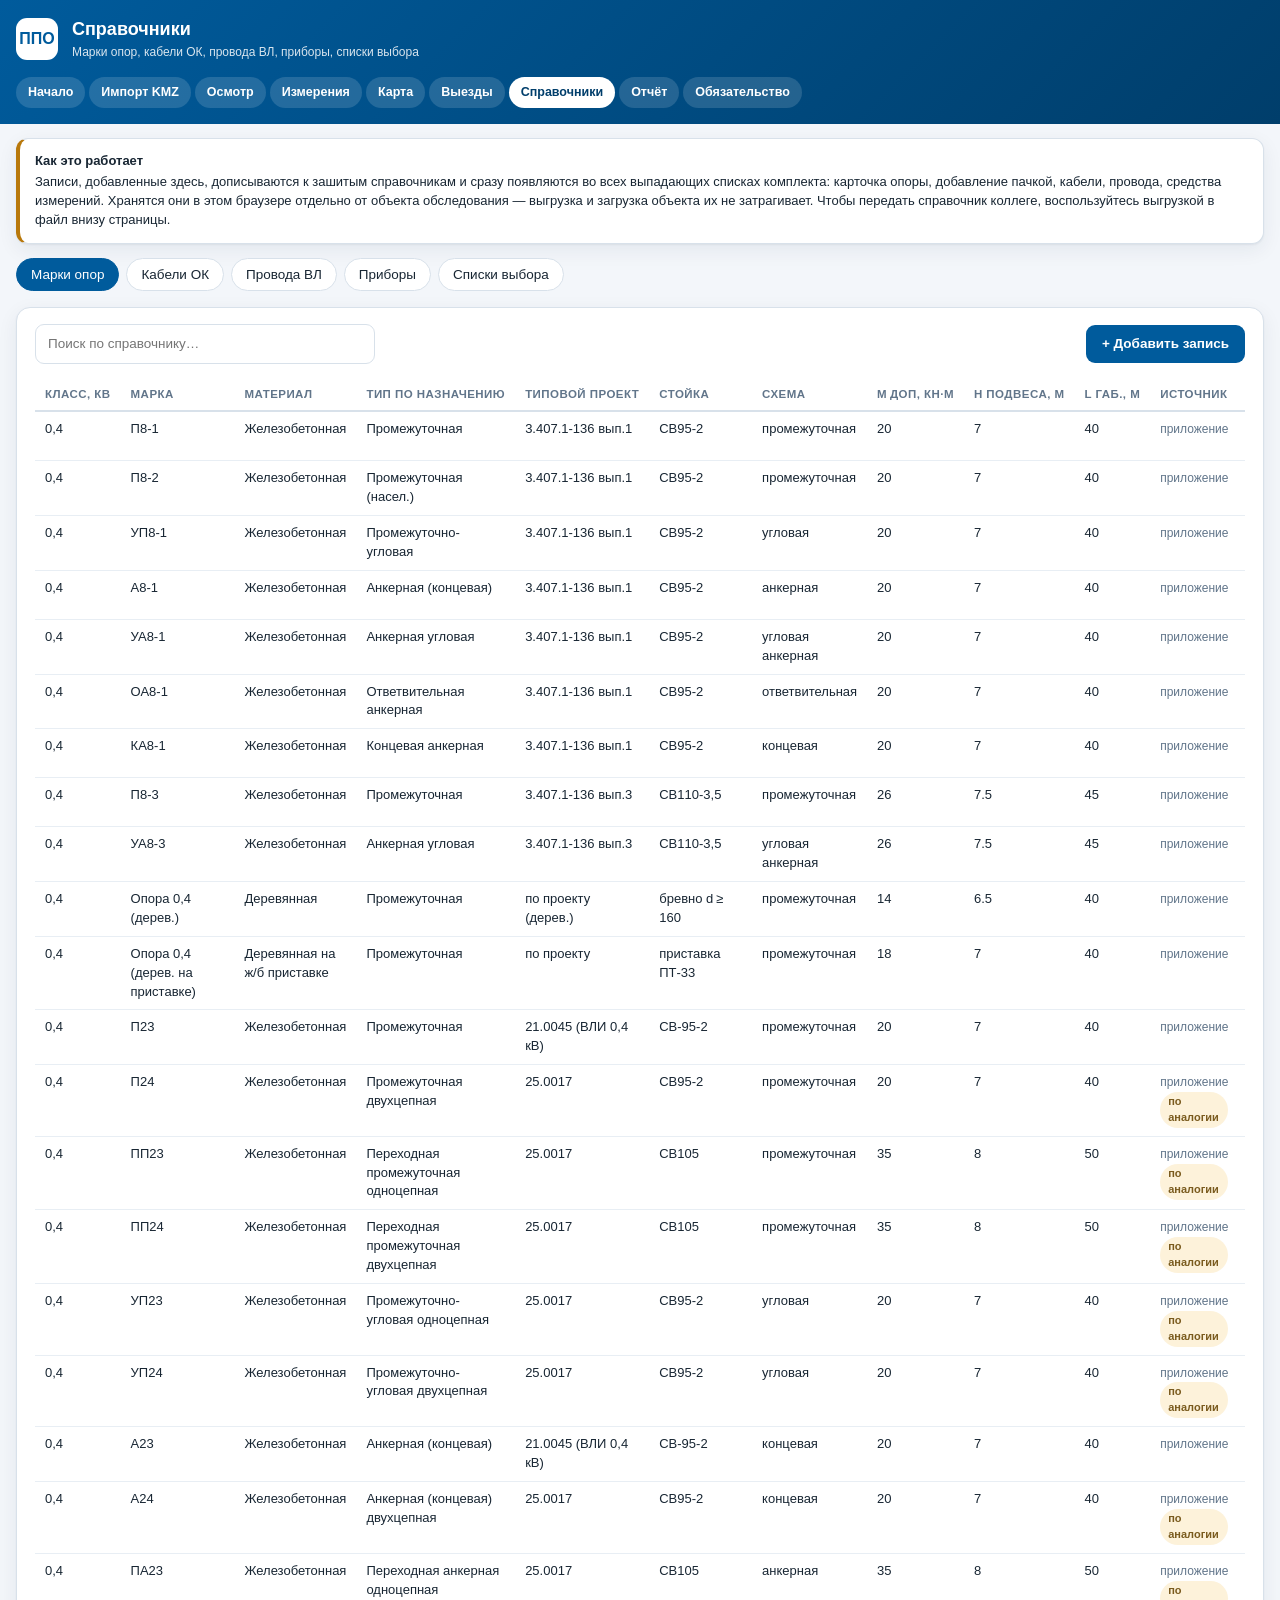
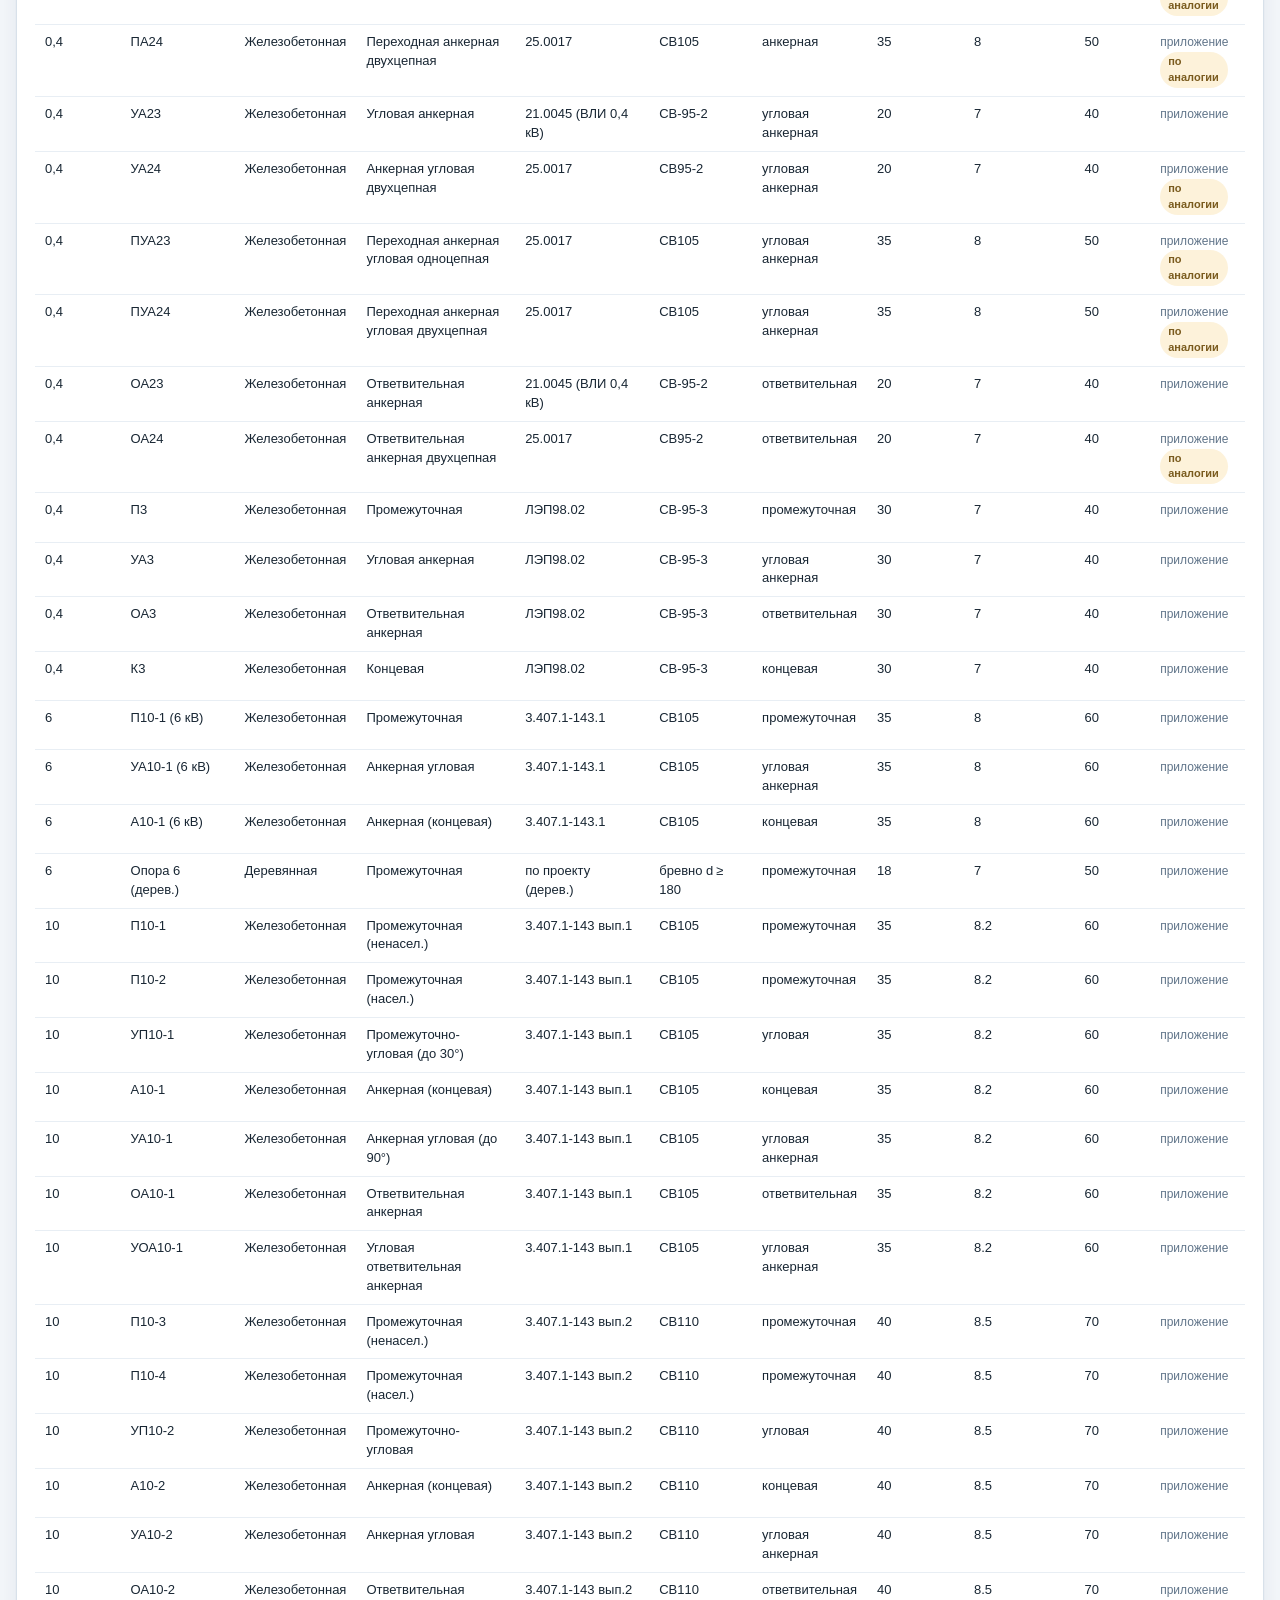
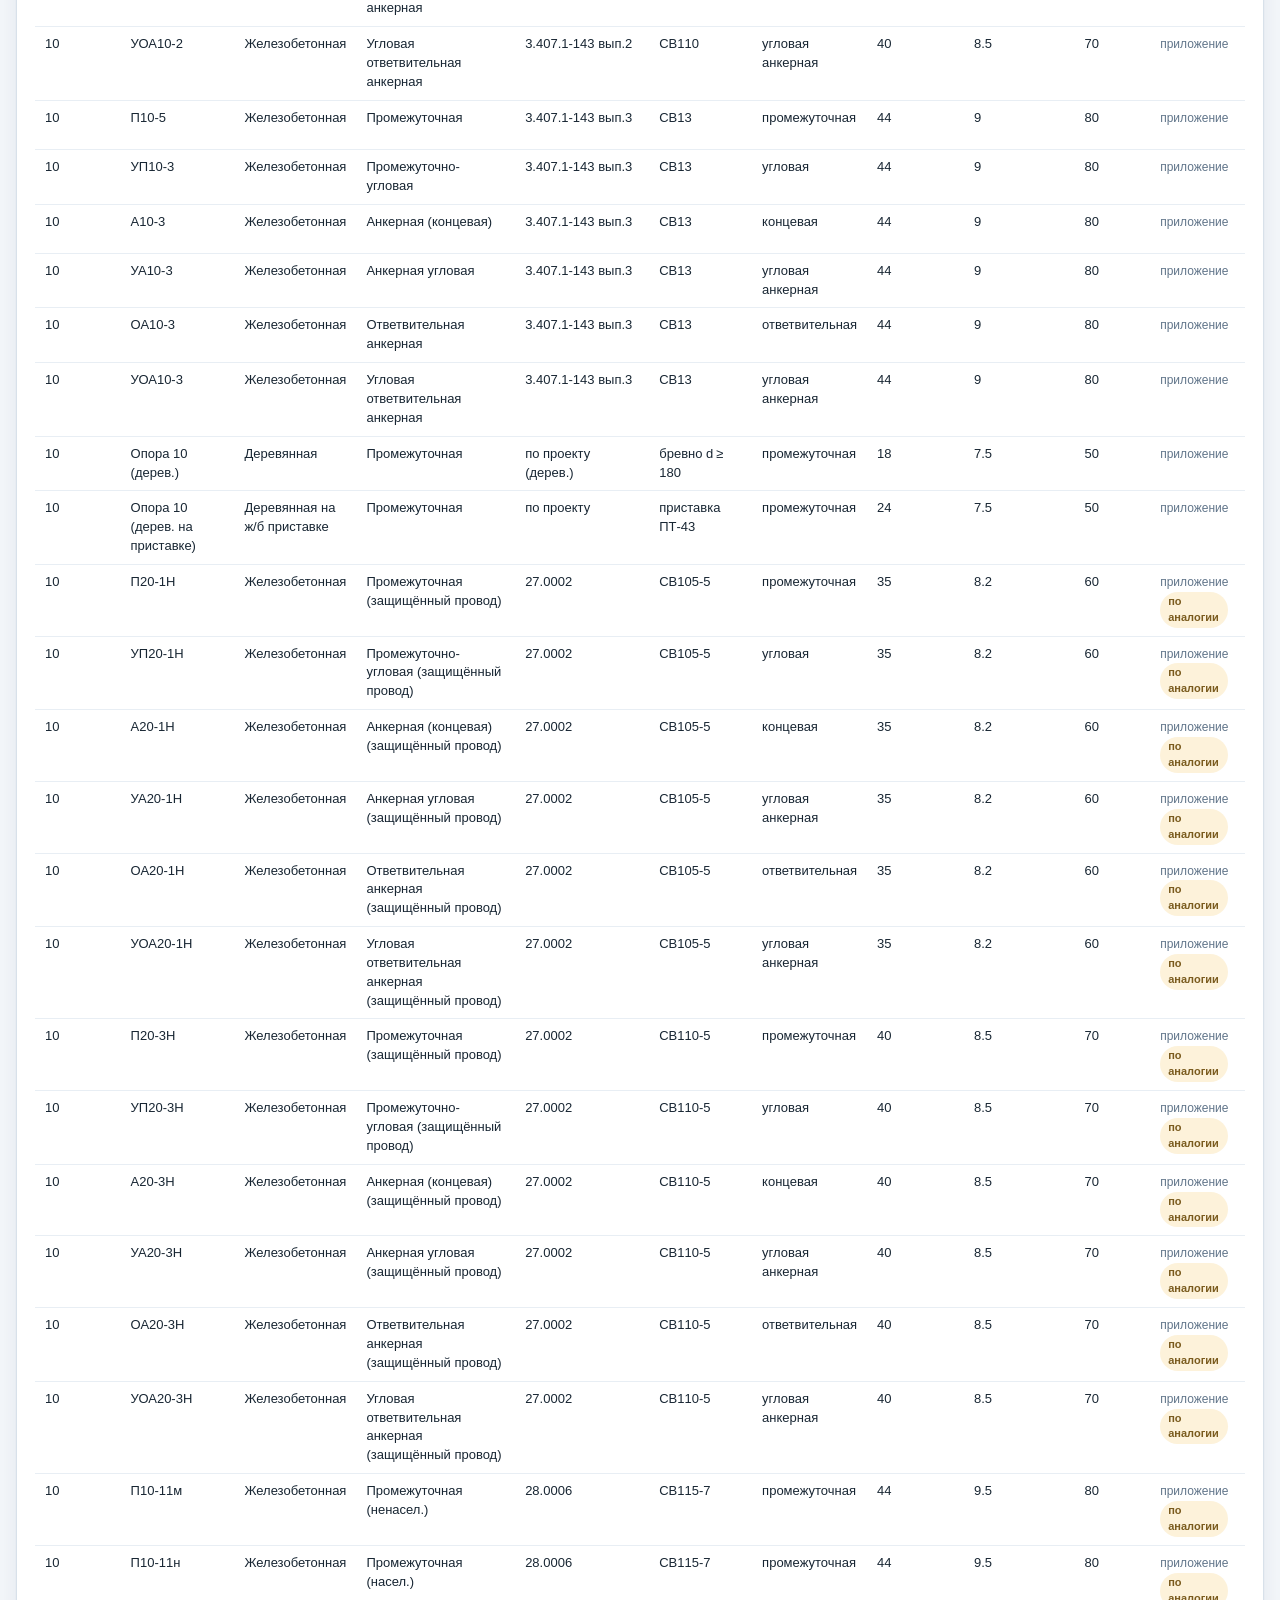
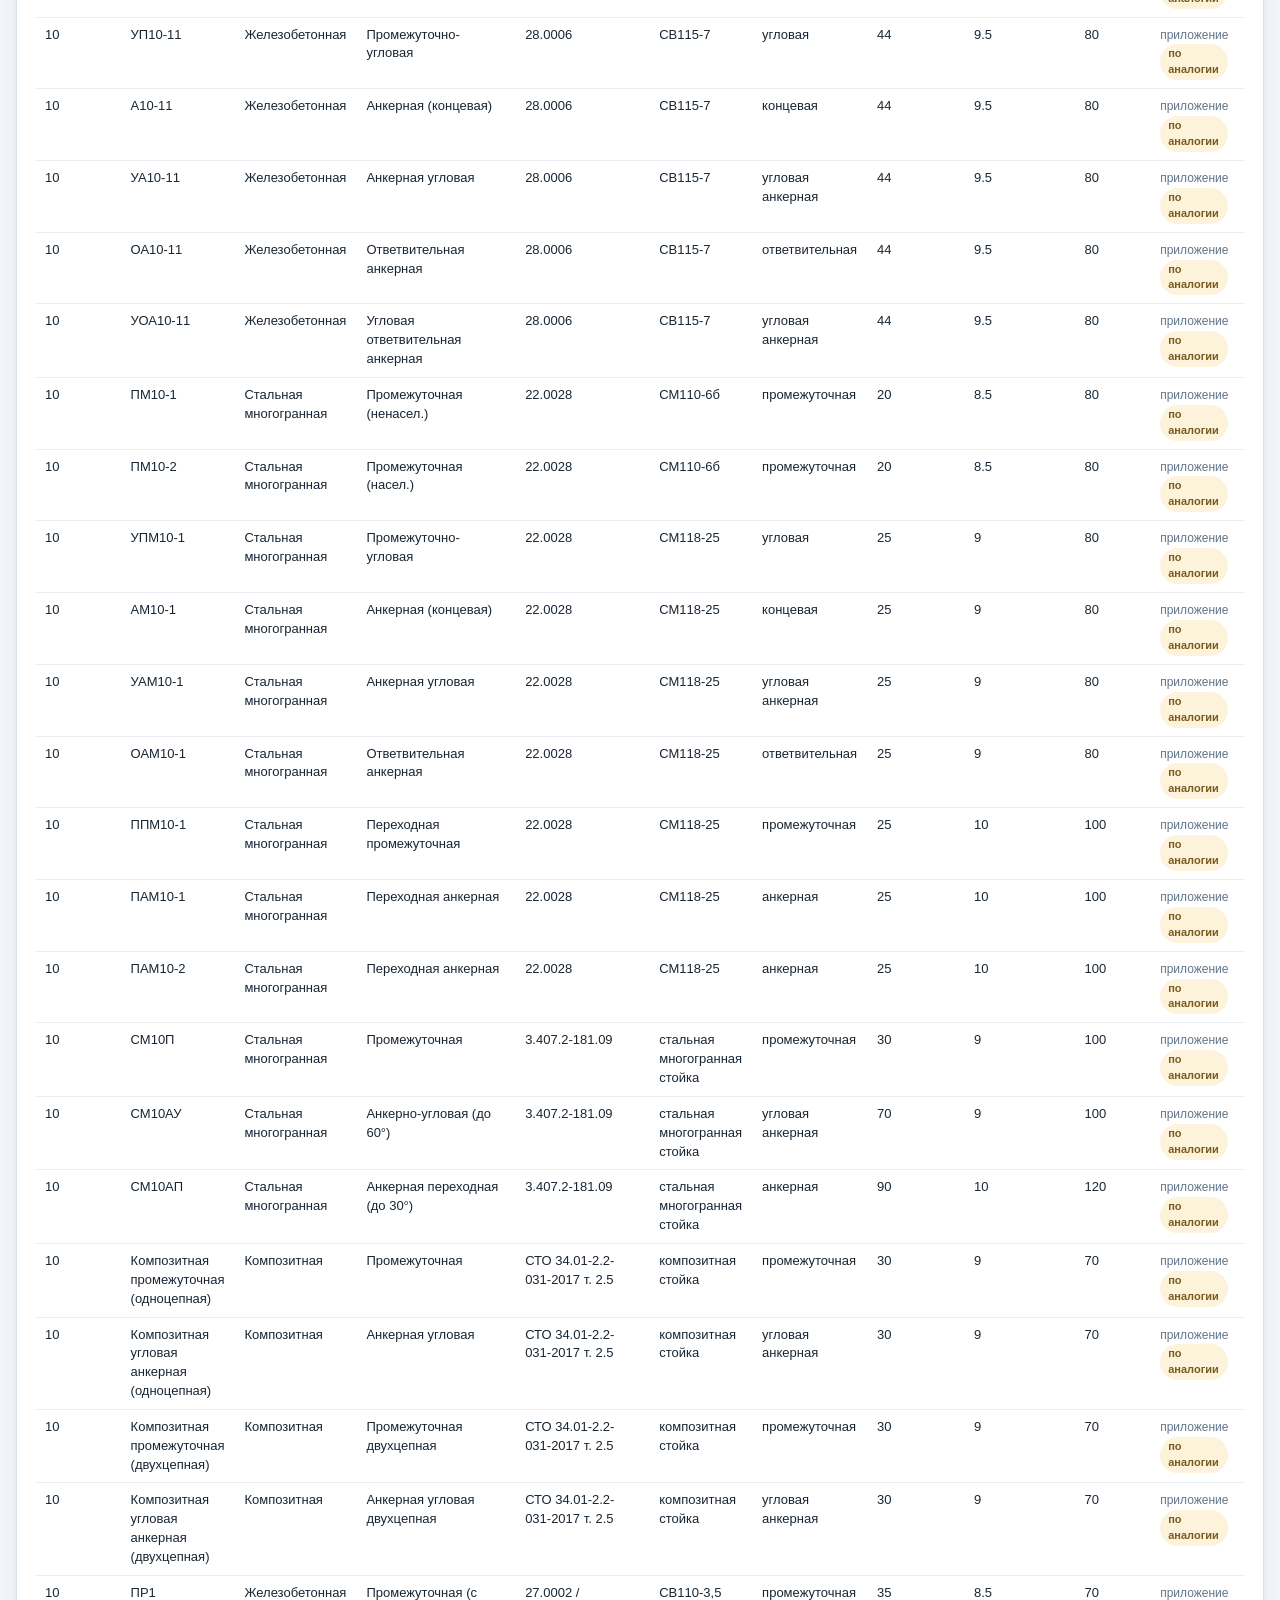
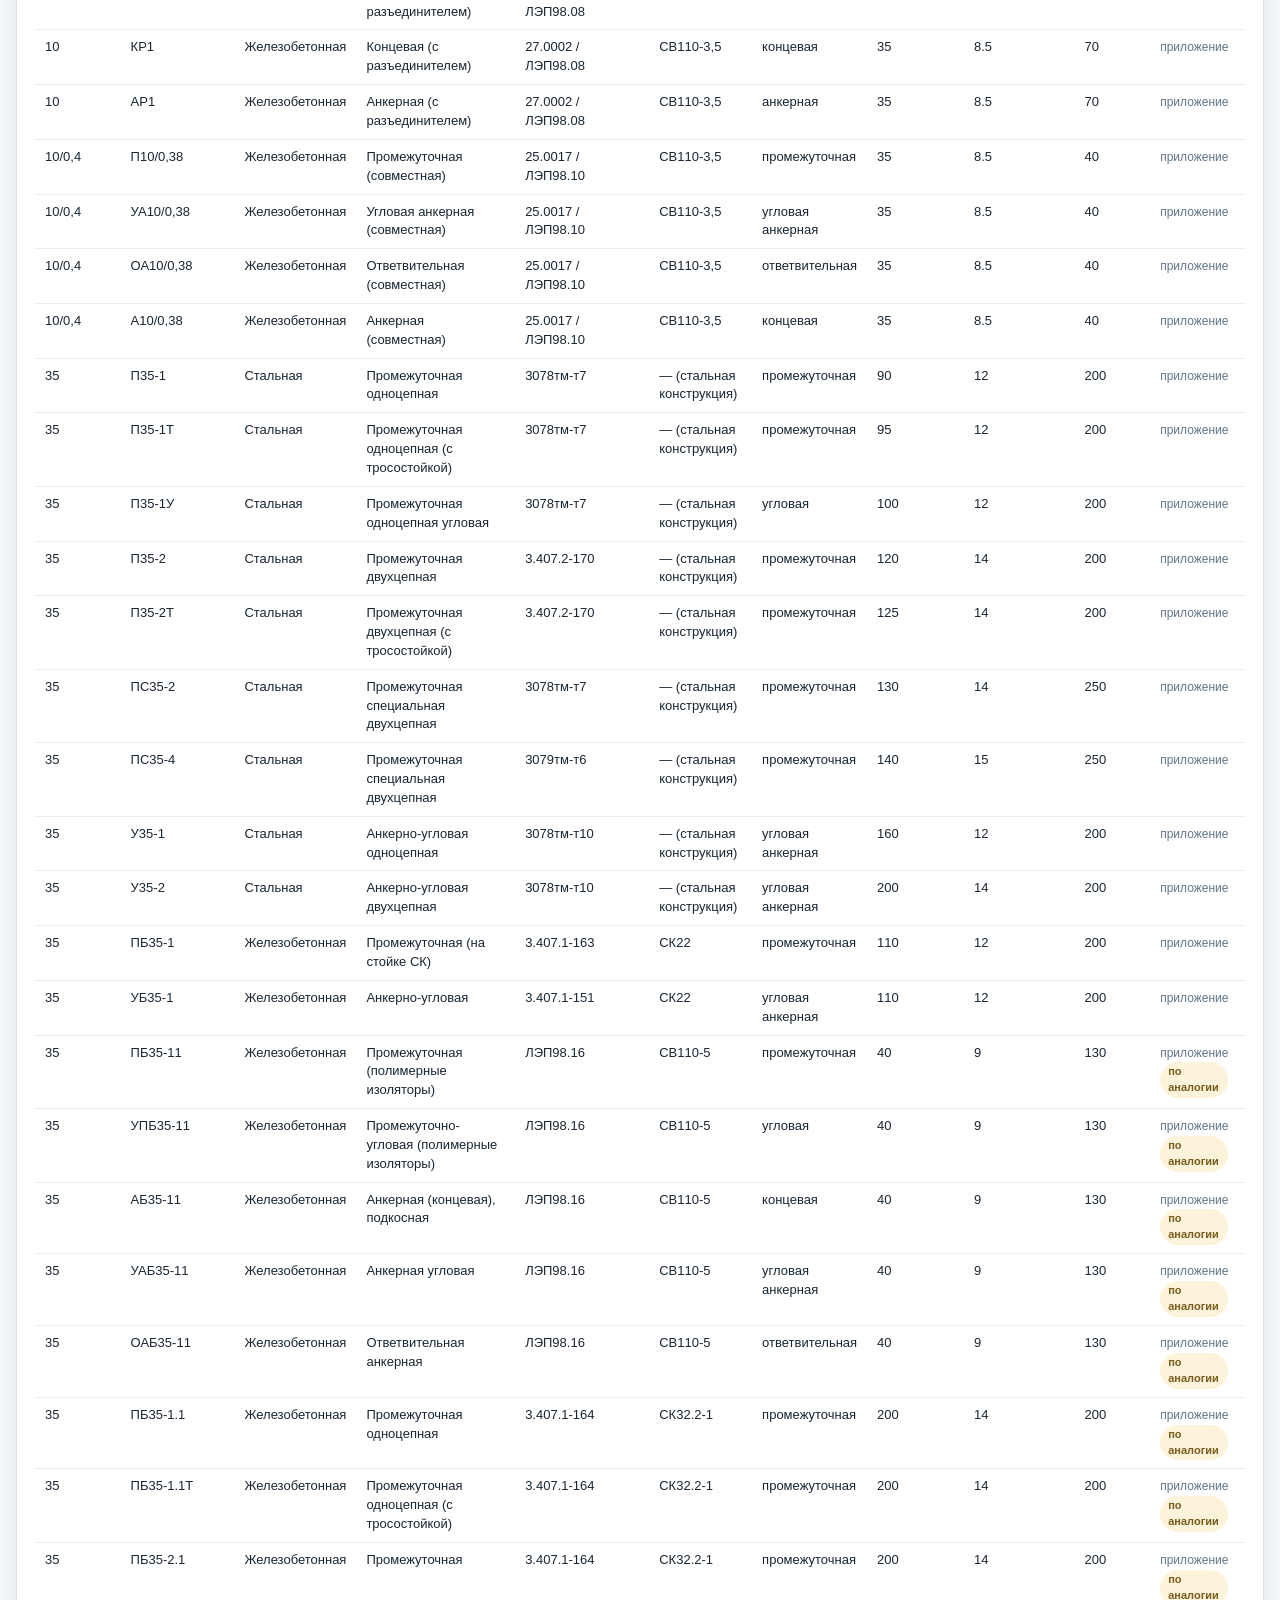
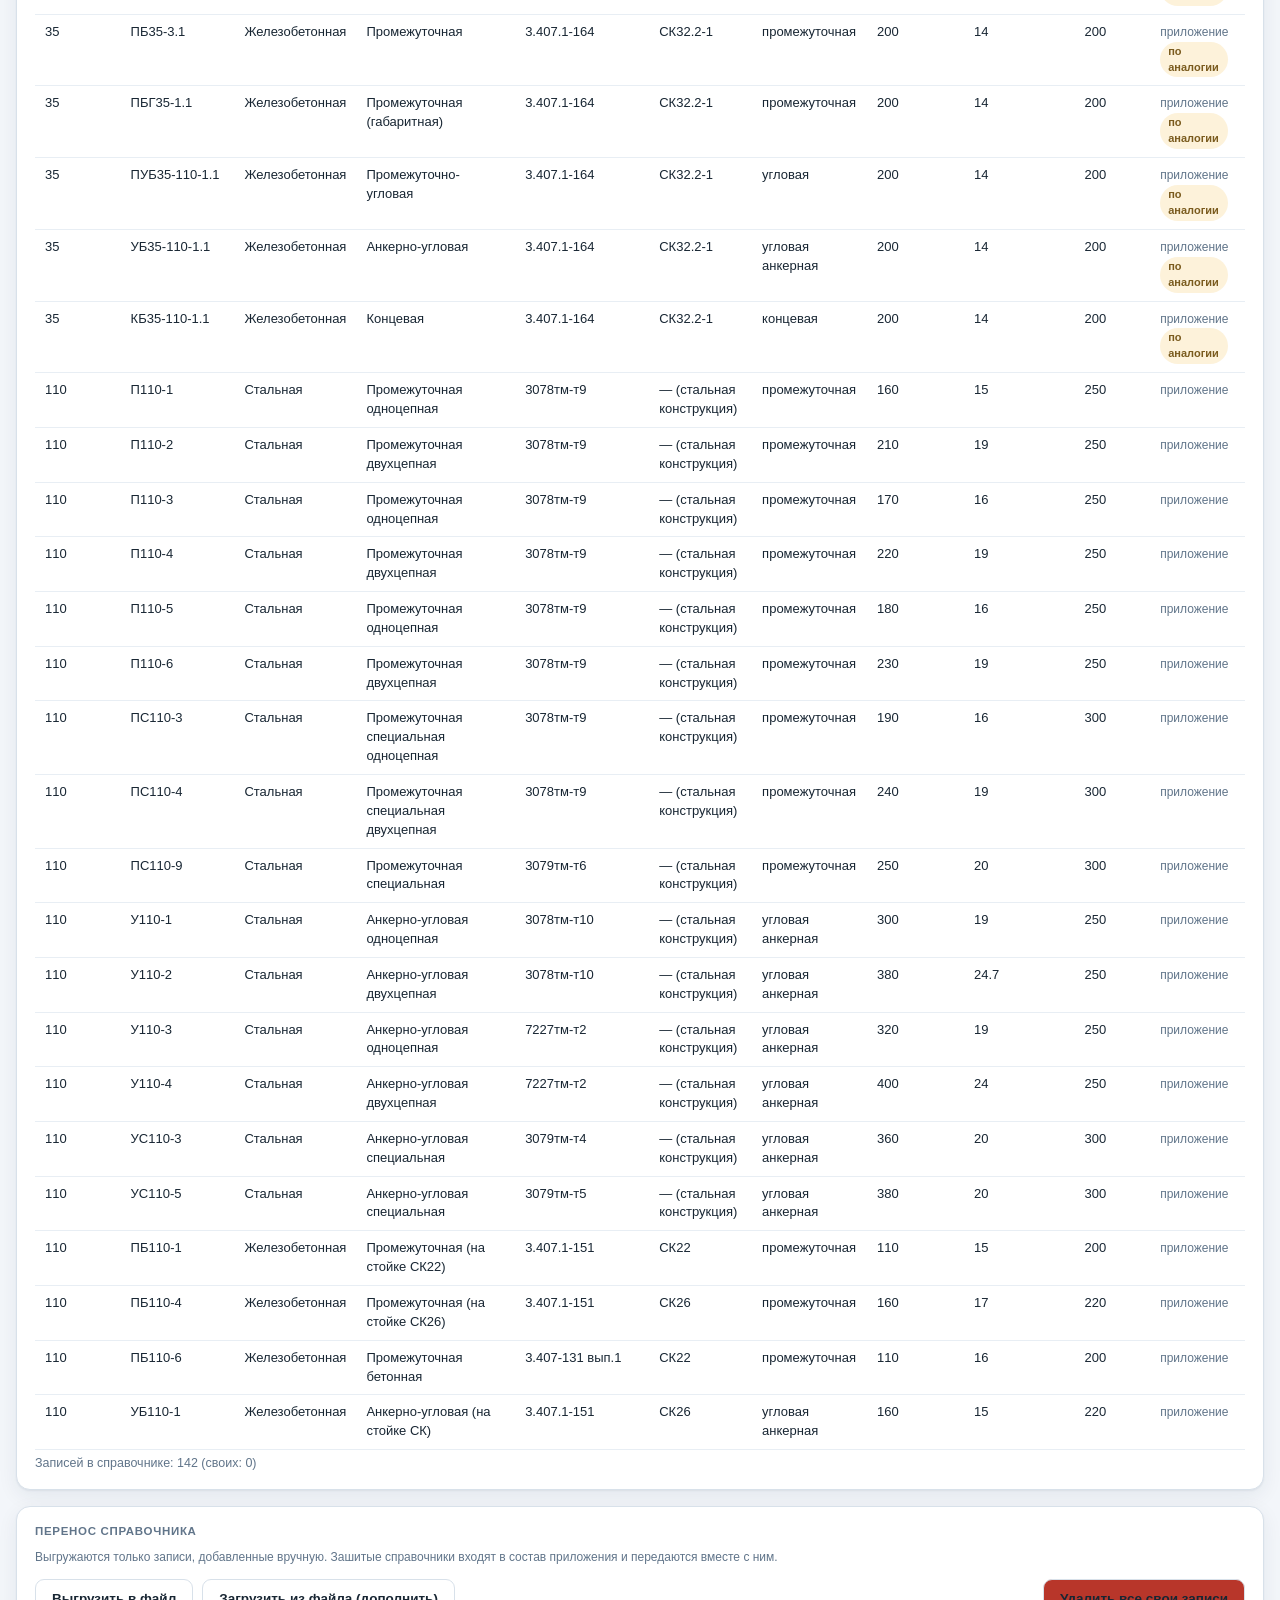
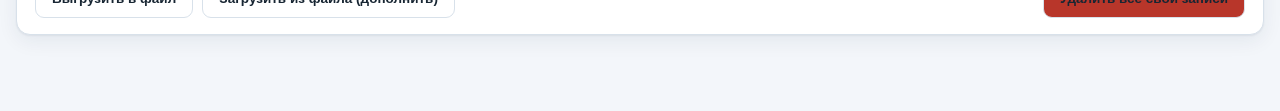
<file: spravochniki.html>
<!DOCTYPE html>
<html lang="ru">
<head>
<meta charset="UTF-8">
<meta name="viewport" content="width=device-width, initial-scale=1.0, viewport-fit=cover">
<title>Справочники · ППО ВОЛС</title>
<style>
  :root{
    --rs:#005B9C;--rs-d:#003E6B;--rs-l:#E7F0F8;
    --ink:#182633;--muted:#61758a;--line:#d8e1ea;--line-s:#e8eef4;--bg:#f3f6fa;--card:#fff;
    --blue:#005B9C;--blue-2:#2b7ec4;--blue-l:#f2f7fc;
    --ok:#2b7a4b;--ok-bg:#e5f3ea;--warn:#b8780b;--warn-bg:#fdf2da;--bad:#b8362a;--bad-bg:#fbe5e2;
    --sh:0 1px 2px rgba(16,42,67,.06),0 6px 20px rgba(16,42,67,.07);--r:14px;
  }
  *{box-sizing:border-box}html,body{margin:0}
  body{font-family:-apple-system,BlinkMacSystemFont,"Segoe UI",Roboto,Arial,sans-serif;
    background:var(--bg);color:var(--ink);line-height:1.45;-webkit-font-smoothing:antialiased}
  .wrap{max-width:1400px;margin:0 auto;padding:0 16px 60px}
  header.top{background:linear-gradient(135deg,var(--rs),var(--rs-d));color:#fff}
  .top-in{max-width:1400px;margin:0 auto;padding:16px;display:flex;align-items:center;gap:14px;flex-wrap:wrap}
  .mark{width:42px;height:42px;border-radius:11px;background:#fff;color:var(--rs);display:grid;place-items:center;font-weight:800;font-size:16px;flex:0 0 auto}
  .brand h1{margin:0;font-size:18px;font-weight:700}.brand p{margin:2px 0 0;font-size:12px;opacity:.85}
  .ppoNav{display:flex;gap:4px;flex-wrap:wrap}
  .ppoNav a{color:#fff;text-decoration:none;font-size:12.5px;font-weight:600;padding:6px 12px;
    border-radius:999px;background:rgba(255,255,255,.14);white-space:nowrap}
  .ppoNav a.on{background:#fff;color:var(--rs-d)}

  .card{background:var(--card);border:1px solid var(--line);border-radius:var(--r);box-shadow:var(--sh);
    padding:16px 18px;margin:16px 0}
  .eyebrow{font-size:11.5px;text-transform:uppercase;letter-spacing:.06em;color:var(--muted);font-weight:700;margin-bottom:10px}
  .note{border-radius:12px;padding:13px 15px;margin:14px 0;font-size:13px;background:#fff;
    border:1px solid var(--line);border-left:4px solid var(--warn);box-shadow:var(--sh)}
  .note b{display:block;margin-bottom:3px}
  .hint{font-size:12.5px;color:var(--muted);margin-top:5px;line-height:1.4}
  .mini{font-size:12px;color:var(--muted)}

  .btn{border:0;cursor:pointer;font:inherit;font-size:13.5px;font-weight:600;background:var(--blue);
    color:#fff;padding:9px 16px;border-radius:9px}
  .btn:hover{background:var(--rs-d)}
  .btn.ghost{background:#fff;color:var(--ink);border:1px solid var(--line)}
  .btn.ghost:hover{border-color:var(--blue-2);background:var(--blue-l)}
  .btn.danger{background:var(--bad)}
  .btn.sm{padding:6px 11px;font-size:12.5px}
  .btnrow{display:flex;gap:9px;flex-wrap:wrap;align-items:center}

  .ref-tabs{display:flex;flex-wrap:wrap;gap:7px;margin-bottom:16px}
  .ref-tabs button{padding:8px 14px;border:1px solid var(--line);border-radius:999px;background:#fff;
    cursor:pointer;font-size:13.5px;font-family:inherit;color:var(--ink)}
  .ref-tabs button.on{background:var(--blue);border-color:var(--blue);color:#fff}
  .ref-wrap{overflow-x:auto;-webkit-overflow-scrolling:touch}
  .ref-table{width:100%;border-collapse:collapse;font-size:13px}
  .ref-table th{text-align:left;padding:8px 10px;border-bottom:2px solid var(--line);
    font-size:11.5px;text-transform:uppercase;letter-spacing:.04em;color:var(--muted);white-space:nowrap}
  .ref-table td{padding:8px 10px;border-bottom:1px solid var(--line-s);vertical-align:top}
  .ref-table tr.user td{background:#F5FAF5}
  .ref-table tr:hover td{background:var(--blue-l)}
  .ref-table .act{text-align:right;white-space:nowrap}
  .ref-badge{display:inline-block;padding:2px 8px;border-radius:999px;font-size:11px;font-weight:700}
  .ref-badge.user{background:#E4F3E4;color:#2C6B2C}
  .ref-badge.approx{background:var(--warn-bg);color:#7A5B1E}
  .search{width:100%;max-width:340px;padding:9px 12px;border:1px solid var(--line);border-radius:9px;font:inherit;font-size:13.5px}

  .grid2{display:grid;grid-template-columns:repeat(auto-fit,minmax(240px,1fr));gap:12px 16px}
  .field{display:flex;flex-direction:column;gap:5px}
  .field label{font-size:12.5px;font-weight:600;color:var(--muted)}
  .field input,.field select{padding:9px 11px;border:1px solid var(--line);border-radius:8px;font:inherit;font-size:13.5px;background:#fff}
  .field .req{color:var(--bad);margin-left:3px}
  .chk{display:flex;align-items:center;gap:9px;padding:9px 11px;border:1px solid var(--line);
    border-radius:8px;background:#fff;cursor:pointer;font-size:13.5px}
  .chk input{width:18px;height:18px;margin:0;flex:0 0 auto}

  .mbg{position:fixed;inset:0;background:rgba(16,32,48,.5);display:none;z-index:60;
    align-items:flex-start;justify-content:center;padding:24px 14px;overflow-y:auto}
  .mbg.on{display:flex}
  .modal{background:#fff;border-radius:16px;max-width:720px;width:100%;box-shadow:0 20px 60px rgba(0,0,0,.28)}
  .modal h3{margin:0;font-size:16.5px;padding:16px 20px;border-bottom:1px solid var(--line-s)}
  .modal .body{padding:18px 20px}
  .modal .foot{padding:14px 20px;border-top:1px solid var(--line-s);display:flex;gap:9px;justify-content:flex-end;flex-wrap:wrap}

  .toast{position:fixed;left:50%;bottom:26px;transform:translateX(-50%);background:var(--ink);color:#fff;
    padding:11px 18px;border-radius:10px;font-size:13.5px;z-index:90;opacity:0;pointer-events:none;transition:opacity .2s;max-width:90vw}
  .toast.on{opacity:1}.toast.bad{background:var(--bad)}
</style>
</head>
<body>

<header class="top">
  <div class="top-in">
    <div class="mark">ППО</div>
    <div class="brand"><h1>Справочники</h1><p>Марки опор, кабели ОК, провода ВЛ, приборы, списки выбора</p></div>
  </div>
  <div class="top-in" style="padding-top:0"><nav class="ppoNav" id="ppoNav"></nav></div>
</header>

<div class="wrap">

  <div class="note">
    <b>Как это работает</b>
    Записи, добавленные здесь, дописываются к зашитым справочникам и сразу появляются во всех
    выпадающих списках комплекта: карточка опоры, добавление пачкой, кабели, провода, средства
    измерений. Хранятся они в этом браузере отдельно от объекта обследования — выгрузка и загрузка
    объекта их не затрагивает. Чтобы передать справочник коллеге, воспользуйтесь выгрузкой в файл
    внизу страницы.
  </div>

  <div id="refDiag"></div>
  <div class="ref-tabs" id="tabs"></div>

  <div class="card">
    <div class="btnrow" style="margin-bottom:14px">
      <input class="search" id="q" placeholder="Поиск по справочнику…">
      <span style="flex:1"></span>
      <button class="btn" id="addBtn">+ Добавить запись</button>
    </div>
    <div class="ref-wrap"><table class="ref-table" id="tbl"></table></div>
    <div class="hint" id="cnt"></div>
  </div>

  <div class="card">
    <div class="eyebrow">Перенос справочника</div>
    <p class="mini" style="margin-top:0">Выгружаются только записи, добавленные вручную. Зашитые справочники
      входят в состав приложения и передаются вместе с ним.</p>
    <div class="btnrow">
      <button class="btn ghost" id="expBtn">Выгрузить в файл</button>
      <button class="btn ghost" id="impBtn">Загрузить из файла (дополнить)</button>
      <input type="file" id="impIn" accept=".json,application/json" hidden>
      <button class="btn ghost danger" id="clrBtn" style="margin-left:auto">Удалить все свои записи</button>
    </div>
  </div>

</div>

<div class="mbg" id="mbg"><div class="modal">
  <h3 id="mTitle"></h3><div class="body" id="mBody"></div><div class="foot" id="mFoot"></div>
</div></div>
<div class="toast" id="toast"></div>

<script src="ppo-core.js?v=3.6.3"></script>
<script src="ppo-refs.js?v=3.6.3"></script>
<script>
'use strict';
function $(id){ return document.getElementById(id); }
function esc(v){ return String(v===undefined||v===null?'':v)
  .replace(/&/g,'&amp;').replace(/</g,'&lt;').replace(/>/g,'&gt;').replace(/"/g,'&quot;'); }
var toastT=null;
function toast(msg, bad){
  var t=$('toast'); t.textContent=msg; t.className='toast on'+(bad?' bad':'');
  clearTimeout(toastT); toastT=setTimeout(function(){ t.className='toast'; }, 3600);
}
function mOpen(title, body, foot){
  $('mTitle').textContent=title; $('mBody').innerHTML=body; $('mFoot').innerHTML=foot;
  $('mbg').classList.add('on');
}
function mClose(){ $('mbg').classList.remove('on'); }
$('mbg').onclick=function(e){ if(e.target===$('mbg')) mClose(); };

PPO.mountNav('spravochniki.html');

/* ------------------------------------------------------------------ ВКЛАДКИ */
var KINDS = [
  { id:'poles',  t:'Марки опор',   arr:function(){ return PPO.POLES; },
    cols:['kv','mark','mat','type','proj','st','sch','m_adm','h','lgab'],
    head:['Класс, кВ','Марка','Материал','Тип по назначению','Типовой проект','Стойка','Схема','M\u2009доп, кН·м','H подвеса, м','L габ., м'] },
  { id:'cables', t:'Кабели ОК',    arr:function(){ return PPO.CABLES; },
    cols:['mark','type','d','m','t','area','note'],
    head:['Марка','Тип','D, мм','Масса, кг/км','Тяжение, кН','Область, кВ','Примечание'] },
  { id:'wires',  t:'Провода ВЛ',   arr:function(){ return PPO.WIRES; },
    cols:['mark','d','m','note'],
    head:['Марка','D, мм','Масса, кг/км','Вид'] },
  { id:'si',     t:'Приборы',      arr:function(){ return PPO.SI_PRESETS; },
    cols:['name','mark','sn','fgis','d1'],
    head:['Наименование','Тип / марка','Заводской №','ФГИС «Аршин»','Дата поверки'] },
  { id:'lists',  t:'Списки выбора', arr:function(){ return []; }, cols:[], head:[] }
];
var cur = 'poles';

function paintTabs(){
  $('tabs').innerHTML = KINDS.map(function(k){
    return '<button data-k="'+k.id+'"'+(k.id===cur?' class="on"':'')+'>'+esc(k.t)+'</button>';
  }).join('');
  Array.prototype.forEach.call($('tabs').querySelectorAll('button'), function(b){
    b.onclick=function(){ cur=b.dataset.k; /* Самопроверка слоя справочников. Если добавленная запись не доходит до
   выпадающих списков, причина видна здесь, а не в догадках: чаще всего это
   старый ppo-core.js, отданный браузером из кеша. */
function paintDiag(){
  var st = PPOREFS.status();
  var box = $('refDiag');
  if (st.ok && st.core){
    box.innerHTML = st.want
      ? '<div class="hint" style="margin:-4px 0 14px">Своих записей: ' + st.want +
        '. Все применены к справочникам и доступны для выбора во всех разделах. Версия ядра ' + esc(st.version) + '.</div>'
      : '';
    return;
  }
  if (st.ok && !st.core){
    box.innerHTML = '<div class="note"><b>Записи применены обходным путём</b>' +
      'Файл ppo-core.js на сайте старее остальных — вероятно, браузер отдал его из кеша. ' +
      'Записи (' + st.want + ') в справочники добавлены, но обновите страницу с очисткой кеша ' +
      '(Ctrl+F5 или Cmd+Shift+R), а если не поможет — проверьте, что в репозиторий залит ppo-core.js версии не ниже 3.6.3. ' +
      'Сейчас загружена версия ' + esc(st.version) + '.</div>';
    return;
  }
  box.innerHTML = '<div class="note" style="border-left-color:var(--bad)"><b>Записи не применены к справочникам</b>' +
    'Своих записей: ' + st.want + ', применено: ' + st.live + '. ' +
    'Во всех разделах, кроме этого, они не появятся. Обновите страницу с очисткой кеша (Ctrl+F5), ' +
    'затем проверьте, что рядом лежат ppo-core.js и ppo-refs.js одной версии. Сейчас загружена ' + esc(st.version) + '.</div>';
}

paintTabs(); paint(); paintDiag(); };
  });
}

function kindOf(id){ for(var i=0;i<KINDS.length;i++) if(KINDS[i].id===id) return KINDS[i]; return KINDS[0]; }

/* ------------------------------------------------------------- ТАБЛИЦА */
function paint(){
  $('addBtn').textContent = (cur==='lists') ? '+ Добавить значение' : '+ Добавить запись';
  if (cur === 'lists'){ paintLists(); return; }
  var k = kindOf(cur), q = String($('q').value||'').trim().toLowerCase();
  var rows = k.arr().slice();
  if (q) rows = rows.filter(function(r){
    return k.cols.some(function(c){ return String(r[c]||'').toLowerCase().indexOf(q) >= 0; });
  });
  var html = '<thead><tr>' + k.head.map(function(h){ return '<th>'+esc(h)+'</th>'; }).join('') +
             '<th>Источник</th><th></th></tr></thead><tbody>';
  rows.forEach(function(r, i){
    var idx = k.arr().indexOf(r);
    html += '<tr'+(r.user?' class="user"':'')+'>' +
      k.cols.map(function(c){ return '<td>'+esc(r[c])+'</td>'; }).join('') +
      '<td>' + (r.user ? '<span class="ref-badge user">своя</span>' : '<span class="mini">приложение</span>') +
        (r.approx ? ' <span class="ref-badge approx">по аналогии</span>' : '') + '</td>' +
      '<td class="act">' +
        (r.user ? '<button class="btn ghost sm" data-e="'+esc(r.uid)+'">Изменить</button> ' +
                  '<button class="btn ghost sm" data-d="'+esc(r.uid)+'">Удалить</button>'
                : '<button class="btn ghost sm" data-c="'+idx+'">Создать копию для правки</button>') +
      '</td></tr>';
  });
  html += '</tbody>';
  $('tbl').innerHTML = html;
  $('cnt').textContent = 'Записей в справочнике: ' + k.arr().length +
    ' (своих: ' + k.arr().filter(function(r){ return r.user; }).length + ')' +
    (q ? ' · показано по запросу: ' + rows.length : '');

  Array.prototype.forEach.call($('tbl').querySelectorAll('[data-e]'), function(b){
    b.onclick=function(){ form(cur, b.dataset.e, null); };
  });
  Array.prototype.forEach.call($('tbl').querySelectorAll('[data-c]'), function(b){
    b.onclick=function(){ form(cur, null, k.arr()[+b.dataset.c]); };
  });
  Array.prototype.forEach.call($('tbl').querySelectorAll('[data-d]'), function(b){
    b.onclick=function(){ del(cur, b.dataset.d); };
  });
}

/* --------------------------------------------------------- СПИСКИ ВЫБОРА */
function paintLists(){
  var st = PPOREFS.load();
  var html = '<thead><tr><th>Список</th><th>Значения</th><th></th></tr></thead><tbody>';
  Object.keys(PPOREFS.LIST_KEYS).forEach(function(key){
    var all = PPO.LISTS[key] || [];
    var own = (st.lists[key] || []);
    html += '<tr><td><b>'+esc(PPOREFS.LIST_KEYS[key])+'</b><div class="mini">'+esc(key)+'</div></td><td>' +
      all.map(function(v){
        var mine = own.indexOf(v) >= 0;
        return '<div style="padding:2px 0">'+esc(v) +
          (mine ? ' <span class="ref-badge user">своё</span> <button class="btn ghost sm" data-lr="'+esc(key)+'" data-lv="'+esc(v)+'">✕</button>' : '') +
          '</div>';
      }).join('') + '</td>' +
      '<td class="act"><button class="btn ghost sm" data-la="'+esc(key)+'">+ Значение</button></td></tr>';
  });
  html += '</tbody>';
  $('tbl').innerHTML = html;
  $('cnt').textContent = 'Редактируются только те списки, значения которых не участвуют в расчёте нормативов. ' +
    'Классы напряжения, виды измерений и вердикты задаются приложением: добавленное туда значение прошло бы в отчёт без норматива.';

  Array.prototype.forEach.call($('tbl').querySelectorAll('[data-la]'), function(b){
    b.onclick=function(){ listForm(b.dataset.la); };
  });
  Array.prototype.forEach.call($('tbl').querySelectorAll('[data-lr]'), function(b){
    b.onclick=function(){
      if(!confirm('Удалить значение «'+b.dataset.lv+'» из списка?')) return;
      PPOREFS.listRemove(b.dataset.lr, b.dataset.lv); paint(); toast('Значение удалено');
    };
  });
}
function listForm(key){
  mOpen('Новое значение · ' + PPOREFS.LIST_KEYS[key],
    '<div class="field"><label>Значение<span class="req">•</span></label>' +
    '<input type="text" id="lv" placeholder="как оно должно выглядеть в отчёте"></div>' +
    '<div class="hint">Значение появится в выпадающем списке на всех страницах комплекта и попадёт в отчёт ' +
    'ровно в том виде, в каком записано здесь.</div>',
    '<button class="btn ghost" id="lc">Отмена</button><button class="btn" id="lo">Добавить</button>');
  $('lc').onclick = mClose;
  $('lo').onclick = function(){
    var v = String($('lv').value||'').trim();
    if(!v){ toast('Введите значение', true); return; }
    try { PPOREFS.listAdd(key, v); } catch(e){ toast(e.message, true); return; }
    mClose(); paint(); toast('Значение добавлено');
  };
}

/* --------------------------------------------------------------- КАРТОЧКА */
function form(kind, uid, proto){
  var flds = PPOREFS.FIELDS[kind] || [];
  var st = PPOREFS.load(), rec = null;
  (st[kind]||[]).forEach(function(r){ if(r.uid===uid) rec = r; });
  var v = {};
  flds.forEach(function(f){
    v[f.k] = rec ? rec[f.k] : (proto ? proto[f.k] : '');
    if (v[f.k] === undefined || v[f.k] === null) v[f.k] = '';
  });
  /* копия зашитой записи обязана отличаться маркой, иначе poleByMark вернёт
     первую попавшуюся и правка не будет иметь эффекта */
  if (proto && v.mark) v.mark = String(v.mark) + ' (правл.)';
  if (proto && kind === 'si' && v.name) v.mark = String(proto.mark||'');

  var body = '<div class="grid2">' + flds.map(function(f){
    var val = v[f.k];
    var inp;
    if (f.t === 'flag')
      inp = '<label class="chk"><input type="checkbox" data-f="'+f.k+'"'+(val?' checked':'')+'><span>отметить</span></label>';
    else if (f.t === 'list')
      inp = '<select data-f="'+f.k+'"><option value=""></option>' + f.opts.map(function(o){
        return '<option'+(String(o)===String(val)?' selected':'')+'>'+esc(o)+'</option>'; }).join('') + '</select>';
    else if (f.t === 'kv')
      inp = '<select data-f="'+f.k+'"><option value=""></option>' + PPO.LISTS.kv.map(function(o){
        return '<option'+(String(o)===String(val)?' selected':'')+'>'+esc(o)+'</option>'; }).join('') + '</select>';
    else if (f.t === 'num')
      inp = '<input type="number" step="any" data-f="'+f.k+'" value="'+esc(val)+'">';
    else if (f.t === 'date')
      inp = '<input type="date" data-f="'+f.k+'" value="'+esc(val)+'">';
    else
      inp = '<input type="text" data-f="'+f.k+'" value="'+esc(val)+'">';
    return '<div class="field"><label>'+esc(f.l)+(f.req?'<span class="req">•</span>':'')+'</label>' + inp +
           (f.h ? '<div class="hint">'+esc(f.h)+'</div>' : '') + '</div>';
  }).join('') + '</div>';

  mOpen(rec ? 'Изменение записи' : (proto ? 'Копия записи справочника' : 'Новая запись справочника'),
    body,
    '<button class="btn ghost" id="fc">Отмена</button><button class="btn" id="fo">Сохранить</button>');
  $('fc').onclick = mClose;
  $('fo').onclick = function(){
    var o = {}, missing = [];
    flds.forEach(function(f){
      var el = $('mBody').querySelector('[data-f="'+f.k+'"]');
      if (!el) return;
      o[f.k] = (f.t === 'flag') ? (el.checked ? 1 : 0) : String(el.value||'').trim();
      if (f.req && !String(o[f.k]).trim()) missing.push(f.l);
    });
    if (missing.length){ toast('Заполните: ' + missing.join(', '), true); return; }
    /* марка обязана быть уникальной: поиск по справочнику идёт по ней */
    if (o.mark){
      var clash = kindOf(kind).arr().some(function(r){
        return String(r.mark||'') === String(o.mark) && (!rec || r.uid !== rec.uid);
      });
      if (clash){ toast('Марка «'+o.mark+'» уже есть в справочнике — задайте другую', true); return; }
    }
    try {
      if (rec) PPOREFS.update(kind, rec.uid, o); else PPOREFS.add(kind, o);
    } catch(e){ toast(e.message, true); return; }
    mClose(); paint(); paintDiag(); toast(rec ? 'Запись изменена' : 'Запись добавлена');
  };
}

function del(kind, uid){
  var st = PPOREFS.load(), rec = null;
  (st[kind]||[]).forEach(function(r){ if(r.uid===uid) rec = r; });
  if (!rec) return;
  /* запись, на которую уже ссылается объект, удалять нельзя: опора осталась бы
     с маркой, которой нет ни в одном справочнике, и молча выпала бы из расчёта */
  var used = PPOREFS.usedBy(kind, rec);
  if (used.length){
    toast('Запись используется в объекте (' + used.slice(0,3).join(', ') +
      (used.length>3 ? ' и ещё ' + (used.length-3) : '') + ') — сначала замените её там', true);
    return;
  }
  if (!confirm('Удалить запись «' + (rec.mark || rec.name || '') + '» из справочника?')) return;
  PPOREFS.remove(kind, uid); paint(); toast('Запись удалена');
}

/* ------------------------------------------------------------ ПЕРЕНОС */
$('expBtn').onclick = function(){
  var blob = new Blob([PPOREFS.exportJson()], { type:'application/json' });
  var a = document.createElement('a');
  a.href = URL.createObjectURL(blob);
  a.download = 'ppo-spravochniki.json';
  a.click();
  setTimeout(function(){ URL.revokeObjectURL(a.href); }, 4000);
  toast('Справочник выгружен');
};
$('impBtn').onclick = function(){ $('impIn').click(); };
$('impIn').onchange = function(){
  var f = this.files[0]; if(!f) return;
  var fr = new FileReader();
  fr.onload = function(){
    try { PPOREFS.importJson(String(fr.result), true); }
    catch(e){ toast(e.message, true); return; }
    paint(); toast('Справочник дополнен из файла');
  };
  fr.readAsText(f);
  this.value = '';
};
$('clrBtn').onclick = function(){
  if(!confirm('Удалить ВСЕ записи, добавленные вручную, во всех справочниках?\n\nЗашитые справочники не пострадают.')) return;
  PPOREFS.save(PPOREFS.blank()); paint(); toast('Свои записи удалены');
};

$('q').oninput = paint;
$('addBtn').onclick = function(){ if(cur==='lists'){ toast('Выберите список кнопкой «+ Значение» в строке', true); return; } form(cur, null, null); };

paintTabs(); paint();
</script>
</body>
</html>
</file>
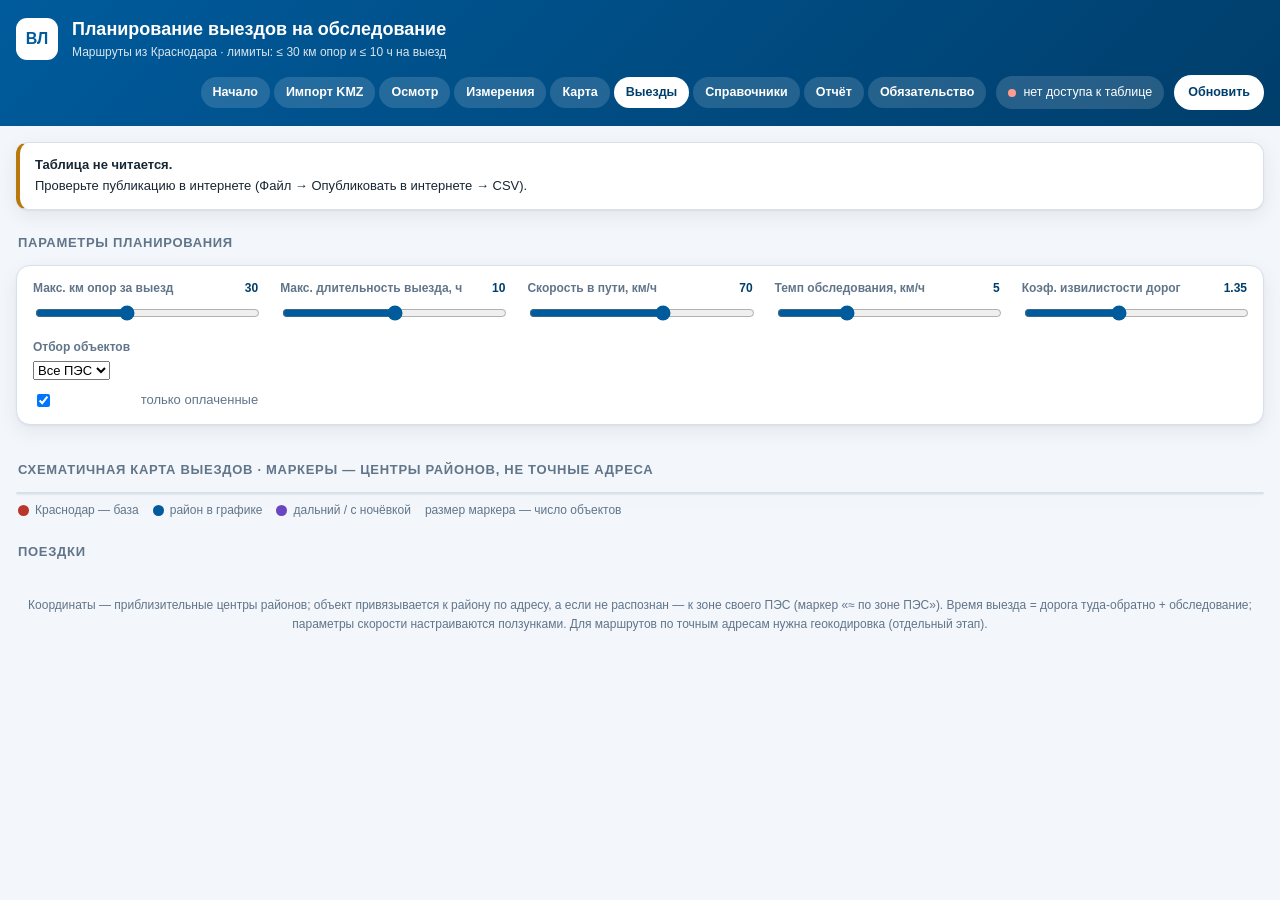
<file: vyezdy.html>
<!DOCTYPE html>
<html lang="ru">
<head>
<meta charset="UTF-8">
<meta name="viewport" content="width=device-width, initial-scale=1.0, viewport-fit=cover">
<title>Планирование выездов на обследование · ППО ВОЛС</title>
<style>
  :root{
    --rs:#005B9C;--rs-d:#003E6B;--rs-l:#E7F0F8;
    --ink:#182633;--muted:#61758a;--line:#d8e1ea;--bg:#f3f6fa;--card:#fff;
    --ok:#2b7a4b;--ok-bg:#e5f3ea;--warn:#b8362a;--warn-bg:#fbe5e2;
    --amber:#b8780b;--amber-bg:#fdf2da;--far:#6b46c1;--far-bg:#efe9fb;
    --sh:0 1px 2px rgba(16,42,67,.06),0 6px 20px rgba(16,42,67,.07);--r:14px;
  }
  *{box-sizing:border-box}html,body{margin:0}
  body{font-family:-apple-system,BlinkMacSystemFont,"Segoe UI",Roboto,Arial,sans-serif;
    background:var(--bg);color:var(--ink);line-height:1.45;-webkit-font-smoothing:antialiased}
  .wrap{max-width:1400px;margin:0 auto;padding:0 16px 60px}
  header.top{background:linear-gradient(135deg,var(--rs),var(--rs-d));color:#fff}
  .top-in{max-width:1400px;margin:0 auto;padding:16px;display:flex;align-items:center;gap:14px;flex-wrap:wrap}
  .mark{width:42px;height:42px;border-radius:11px;background:#fff;color:var(--rs);display:grid;place-items:center;font-weight:800;font-size:16px;flex:0 0 auto}
  .brand h1{margin:0;font-size:18px;font-weight:700}.brand p{margin:2px 0 0;font-size:12px;opacity:.85}
  .top-meta{margin-left:auto;display:flex;align-items:center;gap:10px;font-size:12.5px;flex-wrap:wrap}
  .live{display:flex;align-items:center;gap:7px;background:rgba(255,255,255,.15);padding:7px 12px;border-radius:999px}
  .dot{width:8px;height:8px;border-radius:50%;background:#82f39d}.dot.bad{background:#ff9c8f}
  a.back{color:#fff;text-decoration:none;font-size:12.5px;background:rgba(255,255,255,.15);padding:7px 12px;border-radius:999px}
  .ppoNav{display:flex;gap:4px;flex-wrap:wrap}
  .ppoNav a{color:#fff;text-decoration:none;font-size:12.5px;font-weight:600;padding:6px 12px;
    border-radius:999px;background:rgba(255,255,255,.14);white-space:nowrap}
  .ppoNav a.on{background:#fff;color:var(--rs-d)}
  .btn{border:0;cursor:pointer;font:inherit;font-size:12.5px;font-weight:600;background:#fff;color:var(--rs-d);padding:8px 14px;border-radius:999px}

  .note{border-radius:12px;padding:13px 15px;margin:16px 0;font-size:13px;background:#fff;border:1px solid var(--line);border-left:4px solid var(--amber);box-shadow:var(--sh)}
  .note b{display:block;margin-bottom:3px}
  h2.sec{font-size:13px;text-transform:uppercase;letter-spacing:.7px;color:var(--muted);margin:24px 2px 12px;font-weight:700}

  .params{background:var(--card);border:1px solid var(--line);border-radius:var(--r);box-shadow:var(--sh);padding:14px 16px;display:grid;grid-template-columns:repeat(auto-fit,minmax(200px,1fr));gap:16px 22px}
  .prm{display:flex;flex-direction:column;gap:5px}
  .prm label{font-size:12px;color:var(--muted);font-weight:600;display:flex;justify-content:space-between}
  .prm label b{color:var(--rs-d);font-variant-numeric:tabular-nums}
  .prm input[type=range]{width:100%;accent-color:var(--rs)}
  .prm-row{display:flex;gap:8px;align-items:center}
  .prm select,.prm .chk{font:inherit;font-size:13px}
  .chk{display:flex;align-items:center;gap:7px;cursor:pointer;color:var(--ink)}

  .kpis{display:grid;grid-template-columns:repeat(5,1fr);gap:11px;margin-top:12px}
  .kpi{background:var(--card);border:1px solid var(--line);border-radius:var(--r);padding:13px 15px;box-shadow:var(--sh);position:relative;overflow:hidden}
  .kpi::before{content:"";position:absolute;left:0;top:0;bottom:0;width:4px;background:var(--rs)}
  .kpi .n{font-size:25px;font-weight:800;line-height:1}.kpi .l{font-size:11.5px;color:var(--muted);font-weight:600;margin-top:5px}
  .kpi.warn::before{background:var(--warn)}.kpi.warn .n{color:var(--warn)}
  .kpi.far::before{background:var(--far)}.kpi.far .n{color:var(--far)}

  #map{border-radius:var(--r);border:1px solid var(--line);box-shadow:var(--sh);overflow:hidden;background:#f7fafc}
  #map svg{display:block;width:100%;height:auto}
  #map .mlabel{font:600 11px -apple-system,Arial,sans-serif;fill:#3a4a5a;pointer-events:none}
  #map .mlabel.depot{fill:#b8362a;font-weight:700}
  #map .mdot{cursor:pointer}
  #map .mdot:hover{stroke:#182633;stroke-width:2}
  .map-legend{display:flex;gap:14px;flex-wrap:wrap;font-size:12px;color:var(--muted);margin:8px 2px 0}
  .map-legend span{display:flex;align-items:center;gap:6px}
  .map-legend i{width:11px;height:11px;border-radius:50%;display:inline-block}

  .trips{display:grid;grid-template-columns:repeat(auto-fill,minmax(330px,1fr));gap:12px}
  .trip{background:var(--card);border:1px solid var(--line);border-radius:var(--r);box-shadow:var(--sh);overflow:hidden;border-top:4px solid var(--rs)}
  .trip.warn{border-top-color:var(--warn)}.trip.far{border-top-color:var(--far)}
  .trip .th{padding:12px 14px 10px;border-bottom:1px solid var(--line)}
  .trip .th .rn{font-weight:700;font-size:15px}
  .trip .th .rn .approx{font-size:11px;color:var(--muted);font-weight:400}
  .trip .badges{display:flex;gap:6px;flex-wrap:wrap;margin-top:7px}
  .b{font-size:11px;font-weight:700;padding:2px 8px;border-radius:999px}
  .b.km{background:var(--rs-l);color:var(--rs-d)}.b.h{background:var(--ok-bg);color:var(--ok)}
  .b.warn{background:var(--warn-bg);color:var(--warn)}.b.far{background:var(--far-bg);color:var(--far)}
  .trip .time{padding:9px 14px;background:var(--bg);font-size:11.5px;color:var(--muted);display:flex;gap:12px;flex-wrap:wrap}
  .trip .time b{color:var(--ink);font-variant-numeric:tabular-nums}
  .trip ul{margin:0;padding:8px 14px 12px;list-style:none}
  .trip li{font-size:12.5px;padding:5px 0;border-bottom:1px solid var(--line);display:flex;gap:8px;align-items:baseline}
  .trip li:last-child{border:0}
  .trip li .k{margin-left:auto;font-weight:700;color:var(--rs-d);font-variant-numeric:tabular-nums;flex:0 0 auto}
  .trip li .oc{color:var(--muted);font-size:11px}
  .trip li .pay{font-size:10px;font-weight:700;padding:0 6px;border-radius:999px;flex:0 0 auto}
  .pay.paid{background:var(--ok-bg);color:var(--ok)}.pay.partial{background:var(--amber-bg);color:var(--amber)}.pay.unpaid{background:#ececec;color:#888}

  .far-block,.noloc.done{border-left-color:#2B7A4B;background:#F1F8F3}
.noloc.done h4{color:#1F5C38}
.noloc .sub{margin:2px 0 6px;font-size:12px;color:#61758a}
.noloc{background:var(--card);border:1px solid var(--line);border-radius:var(--r);box-shadow:var(--sh);padding:14px 16px;margin-top:12px}
  .far-block h4{margin:0 0 8px;font-size:13px;color:var(--far)}
  .far-block ul,.noloc ul{margin:6px 0 0;padding-left:18px;font-size:12.5px}
  .noloc h4{margin:0 0 8px;font-size:13px;color:var(--muted)}
  footer{margin-top:22px;font-size:12px;color:var(--muted);text-align:center;line-height:1.6}

  @media(max-width:720px){
    .wrap{padding:0 12px 48px}.kpis{grid-template-columns:repeat(2,1fr)}
    #map{height:340px}.trips{grid-template-columns:1fr}
    .top-meta{width:100%;justify-content:space-between;margin-left:0}
  }
</style>
</head>
<body>
<header class="top">
  <div class="top-in">
    <div class="mark">ВЛ</div>
    <div class="brand"><h1>Планирование выездов на обследование</h1>
      <p>Маршруты из Краснодара · лимиты: ≤ 30 км опор и ≤ 10 ч на выезд</p></div>
    <div class="top-meta">
      <nav id="ppoNav" class="ppoNav"></nav>
      <span class="live"><span class="dot" id="dot"></span><span id="upd">загрузка…</span></span>
      <button class="btn" id="refresh">Обновить</button>
    </div>
  </div>
</header>

<div class="wrap">
  <div id="msg"></div>

  <h2 class="sec">Параметры планирования</h2>
  <div class="params">
    <div class="prm"><label>Макс. км опор за выезд <b id="vKm">30</b></label>
      <input type="range" id="pKm" min="10" max="60" step="5" value="30"></div>
    <div class="prm"><label>Макс. длительность выезда, ч <b id="vH">10</b></label>
      <input type="range" id="pH" min="6" max="14" step="1" value="10"></div>
    <div class="prm"><label>Скорость в пути, км/ч <b id="vDrive">70</b></label>
      <input type="range" id="pDrive" min="40" max="90" step="5" value="70"></div>
    <div class="prm"><label>Темп обследования, км/ч <b id="vInsp">5</b></label>
      <input type="range" id="pInsp" min="2" max="12" step="1" value="5"></div>
    <div class="prm"><label>Коэф. извилистости дорог <b id="vRoad">1.35</b></label>
      <input type="range" id="pRoad" min="1.1" max="1.7" step="0.05" value="1.35"></div>
    <div class="prm">
      <label>Отбор объектов</label>
      <div class="prm-row"><select id="fPes"><option value="">Все ПЭС</option></select></div>
      <label class="chk" style="margin-top:6px"><input type="checkbox" id="onlyPaid" checked> только оплаченные</label>
    </div>
  </div>

  <section class="kpis" id="kpis"></section>

  <h2 class="sec">Схематичная карта выездов · маркеры — центры районов, не точные адреса</h2>
  <div id="map"></div>
  <div class="map-legend">
    <span><i style="background:#b8362a"></i> Краснодар — база</span>
    <span><i style="background:#005B9C"></i> район в графике</span>
    <span><i style="background:#6b46c1"></i> дальний / с ночёвкой</span>
    <span>размер маркера — число объектов</span>
  </div>

  <h2 class="sec">Поездки <span id="tripCount" style="color:var(--muted);text-transform:none;letter-spacing:0;font-weight:400"></span></h2>
  <div class="trips" id="trips"></div>
  <div id="far"></div>
  <div id="noloc"></div>
<div id="done"></div>

  <footer id="foot"></footer>
</div>

<script>
/* ═══════════ ИСТОЧНИК ═══════════ */
const PUB="https://docs.google.com/spreadsheets/d/e/2PACX-1vRhbMRx34WsWor15YtcCDHfpfJ3C3AC28vvFcTSglP3hBvZQBEgPvtnUSekcX_mnYJgMw4ZW-IHIT4k";
const GID="958994541";
const SOURCES=[`${PUB}/pub?gid=${GID}&single=true&output=csv`,`${PUB}/pub?output=csv`];
const REFRESH_MS=60000;

/* ═══════════ ГЕОГРАФИЯ ═══════════ */
const KRD=[45.0355,38.9753];
const PLACES=[
 ["сочи",43.60,39.73,"Сочи"],["туапс",44.10,39.08,"Туапсинский р-н"],["шепси",44.03,39.15,"Туапсинский р-н"],
 ["белореченск",44.766,39.874,"Белореченский р-н"],["ханск",44.63,40.03,"Майкоп (Ханская)"],
 ["даховск",44.22,40.21,"Майкопский р-н"],["блечепсин",44.90,40.60,"Кошехабльский р-н"],
 ["гиагинск",44.86,40.34,"Гиагинский р-н"],["красногвардейск",45.17,39.68,"Красногвардейский р-н"],
 ["веселый",44.90,40.19,"Шовгеновский р-н"],["шовгенов",44.90,40.19,"Шовгеновский р-н"],
 ["яблоновск",45.00,38.98,"Тахтамукайский р-н"],["тахтамукай",45.00,38.98,"Тахтамукайский р-н"],
 ["афипск",44.90,38.84,"Северский р-н"],["новодмитриевск",44.78,38.72,"Северский р-н"],["северск",44.85,38.68,"Северский р-н"],
 ["каневск",46.08,38.97,"Каневской р-н"],["стародеревянковск",46.05,38.98,"Каневской р-н"],["челбас",46.0,39.06,"Каневской р-н"],
 ["приморско-ахтарск",46.05,38.17,"Приморско-Ахтарский р-н"],["ахтарск",46.05,38.17,"Приморско-Ахтарский р-н"],["бриньковск",46.05,38.40,"Приморско-Ахтарский р-н"],
 ["брюховецк",45.80,38.67,"Брюховецкий р-н"],["новоджерелиевск",45.80,38.90,"Брюховецкий р-н"],["гарбузов",45.85,38.82,"Брюховецкий р-н"],
 ["щербиновск",46.63,38.68,"Щербиновский р-н"],["кухаривк",46.55,38.30,"Ейский р-н"],
 ["ейск",46.71,38.27,"Ейский р-н"],["должанск",46.63,37.80,"Ейский р-н"],
 ["успенск",44.83,41.32,"Успенский р-н"],["вольное",44.83,41.28,"Успенский р-н"],
 ["новокубанск",45.10,41.02,"Новокубанский р-н"],["советск",45.10,41.10,"Новокубанский р-н"],["радищев",45.05,41.05,"Новокубанский р-н"],["федоровск",45.10,40.95,"Новокубанский р-н"],["глубок",45.08,41.00,"Новокубанский р-н"],
 ["отрадн",44.39,41.52,"Отрадненский р-н"],["урупск",44.30,41.50,"Отрадненский р-н"],["тенгинск",44.42,41.48,"Отрадненский р-н"],
 ["гулькевич",45.36,40.69,"Гулькевичский р-н"],["машевск",45.40,40.75,"Гулькевичский р-н"],["духовск",45.30,40.70,"Гулькевичский р-н"],["чаплыгин",45.35,40.72,"Гулькевичский р-н"],["самойлов",45.33,40.68,"Гулькевичский р-н"],
 ["кавказск",45.43,40.57,"Кавказский р-н"],["десятихатк",45.50,40.60,"Кавказский р-н"],["кропоткин",45.43,40.57,"Кавказский р-н"],
 ["тбилисск",45.36,40.19,"Тбилисский р-н"],["ванновск",45.28,40.05,"Тбилисский р-н"],
 ["курганинск",44.88,40.60,"Курганинский р-н"],["лабинск",44.63,40.73,"Лабинский р-н"],["владимирск",44.60,40.80,"Лабинский р-н"],["упорн",44.55,40.90,"Лабинский р-н"],
 ["мостовск",44.42,40.79,"Мостовской р-н"],["унароков",44.55,40.70,"Мостовской р-н"],
 ["тимашевск",45.61,38.94,"Тимашевский р-н"],["стринск",45.65,38.90,"Тимашевский р-н"],["выселк",45.58,39.66,"Выселковский р-н"],
 ["кущевск",46.56,39.64,"Кущёвский р-н"],["первомайск",46.50,39.60,"Кущёвский р-н"],
 ["ленинградск",46.32,39.39,"Ленинградский р-н"],["коржи",46.04,39.26,"Ленинградский р-н"],
 ["новороссийск",44.72,37.77,"Новороссийск"],["шесхарис",44.71,37.82,"Новороссийск"],
 ["геленджик",44.56,38.08,"Геленджик"],["архипо-осиповк",44.36,38.53,"Геленджик"],["прасковеевк",44.44,38.36,"Геленджик"],["бетта",44.42,38.42,"Геленджик"],["береговое",44.50,38.20,"Геленджик"],
 ["анапск",44.89,37.32,"Анапский р-н"],["анапа",44.89,37.32,"Анапский р-н"],["гостагаевск",45.02,37.50,"Анапский р-н"],["витязево",44.98,37.31,"Анапский р-н"],["раевск",44.85,37.63,"Анапский р-н"],["варениковск",45.12,37.64,"Анапский р-н"],
 ["крымск",44.90,37.99,"Крымский р-н"],["холмск",44.84,38.38,"Абинский р-н"],["абинск",44.87,38.16,"Абинский р-н"],
 ["темрюк",45.28,37.38,"Темрюкский р-н"],["голубицк",45.32,37.28,"Темрюкский р-н"],["тамань",45.21,36.71,"Темрюкский р-н"],["курчанск",45.22,37.50,"Темрюкский р-н"],
 ["славянск",45.26,38.13,"Славянский р-н"],["анастасиевск",45.32,37.98,"Славянский р-н"],
 ["усть-лабинск",45.22,39.68,"Усть-Лабинский р-н"],["воронежск",45.30,39.58,"Усть-Лабинский р-н"],["кирпильск",45.36,39.65,"Усть-Лабинский р-н"],
 ["кореновск",45.47,39.45,"Кореновский р-н"],["пролетарск",45.50,39.40,"Кореновский р-н"],
 ["новопокровск",45.95,40.70,"Новопокровский р-н"],["калниболотск",46.03,40.80,"Новопокровский р-н"],
 ["павловск",46.13,39.79,"Павловский р-н"],
];
const PES_CENTER={"СЭС":[43.60,39.73,"Сочинские ЭС (зона)"],"АрЭС":[45.00,41.12,"Армавирские ЭС (зона)"],
 "АрмЭС":[45.00,41.12,"Армавирские ЭС (зона)"],"ЛбЭС":[44.63,40.73,"Лабинские ЭС (зона)"],
 "КЭС":[45.04,38.98,"Краснодарские ЭС (зона)"],"АдЭС":[44.61,40.10,"Адыгейские ЭС (зона)"],
 "ТхЭС":[45.86,40.13,"Тихорецкие ЭС (зона)"],"УЛЭС":[45.22,39.68,"Усть-Лабинские ЭС (зона)"],
 "ЛнЭС":[46.32,39.39,"Ленинградские ЭС (зона)"],"ЮЗЭС":[44.90,37.99,"Юго-Западные ЭС (зона)"],
 "ЮзЭС":[44.90,37.99,"Юго-Западные ЭС (зона)"],"СлЭС":[45.26,38.13,"Славянские ЭС (зона)"],
 "ТмЭС":[45.61,38.94,"Тимашевские ЭС (зона)"]};
function haversine(a,b){const R=6371,dl=(b[0]-a[0])*Math.PI/180,dg=(b[1]-a[1])*Math.PI/180;
 const s=Math.sin(dl/2)**2+Math.cos(a[0]*Math.PI/180)*Math.cos(b[0]*Math.PI/180)*Math.sin(dg/2)**2;
 return 2*R*Math.asin(Math.sqrt(s));}
function resolvePlace(text){const t=(text||"").toLowerCase();
 for(const p of PLACES)if(t.includes(p[0]))return{lat:p[1],lon:p[2],name:p[3]};return null;}
function resolveByPes(pes){const p=PES_CENTER[(pes||"").trim()];return p?{lat:p[0],lon:p[1],name:p[2],byPes:true}:null;}

/* ═══════════ УПАКОВКА В ПОЕЗДКИ ═══════════ */
function planTrips(objs,P){
 const {maxKm,maxH,driveSpeed,inspectSpeed,roadFactor}=P;
 const groups={};
 for(const o of objs){const k=o.place?o.place.name:"__none";
  (groups[k]=groups[k]||{place:o.place,items:[]}).items.push(o);}
 const trips=[],unreachable=[],unassigned=[];
 for(const k in groups){const g=groups[k];
  if(!g.place){unassigned.push(...g.items);continue;}
  const dist=haversine(KRD,[g.place.lat,g.place.lon])*roadFactor,driveH=dist/driveSpeed,roundH=2*driveH;
  const items=g.items.slice().sort((a,b)=>(b.km||0)-(a.km||0));
  if(roundH>=maxH){unreachable.push({place:g.place,dist,roundH,items,km:items.reduce((s,x)=>s+(x.km||0),0)});continue;}
  const cap=Math.min(maxKm,(maxH-roundH)*inspectSpeed);
  let bins=[];
  for(const it of items){const w=it.km||0;let placed=false;
   for(const bin of bins){if(bin.km+w<=cap+1e-6){bin.km+=w;bin.items.push(it);placed=true;break;}}
   if(!placed)bins.push({km:w,items:[it]});}
  for(const bin of bins){const inspectH=bin.km/inspectSpeed;
   trips.push({place:g.place,dist,driveH,roundH,inspectH,totalH:roundH+inspectH,km:bin.km,items:bin.items,
    overCap:bin.km>maxKm+1e-6,overTime:(roundH+bin.km/inspectSpeed)>maxH+1e-6});}
 }
 trips.sort((a,b)=>a.dist-b.dist);
 return {trips,unreachable,unassigned};
}

/* ═══════════ CSV ═══════════ */
function parseCSV(t){const rows=[];let row=[],f="",q=false;
 for(let i=0;i<t.length;i++){const c=t[i];
  if(q){if(c=='"'){if(t[i+1]=='"'){f+='"';i++;}else q=false;}else f+=c;}
  else{if(c=='"')q=true;else if(c==','){row.push(f);f="";}
   else if(c=='\n'){row.push(f);rows.push(row);row=[];f="";}else if(c!='\r')f+=c;}}
 if(f.length||row.length){row.push(f);rows.push(row);}return rows;}
const nm=s=>(s||"").toString().trim().toLowerCase().replace(/ё/g,"е");
function mapHeaders(head){const H={};head.forEach((h,i)=>{const t=nm(h);if(!t)return;
 if(t.includes("пэс"))H.pes??=i;
 else if(t.includes("контрагент"))H.cust??=i;
 else if(t.includes("объект"))H.obj??=i;
 else if(t.includes("предмет"))H.pred??=i;
 else if(t.includes("протяж"))H.km??=i;
 else if(t.includes("дата")&&t.includes("оплат"))H.pay??=i;
 else if(t.includes("исключен"))H.excl??=i;
 else if(t.startsWith("э3")&&t.includes("факт"))H.e3??=i;
 /* «Статус» — по точному названию графы: в реестре есть и другие графы со
    словом «статус» в заголовке (например, статус оплаты), и перепутать их
    нельзя. */
 else if(t==="статус")H.status??=i;});
 /* Графу ищем по заголовку, а не по букве: столбцы в реестре переставляют.
    Если заголовка «Статус» нет, берём столбец AA — там он стоит в реестре. */
 if(H.status==null&&head.length>STATUS_COL)H.status=STATUS_COL;
 return H;}
/* ── Исключение по статусу договора ──
   Объекты со статусом «Завершен», «Расторжение» или «Согласование» в выезды не
   планируются: выезд на них уже выполнен. Сверка по началу слова, без учёта
   регистра и буквы «ё» — «Завершён», «завершено», «Расторжение договора»,
   «На согласовании» тоже попадают. Отрицание («Не согласовано») сюда не
   относится: оно начинается с «не» и под правило не подпадает.            */
const STATUS_COL=26;   // столбец AA (A = 0)
const STATUS_DONE=[/^заверш/,/^расторж/,/^согласов/,/^на согласов/];
function statusDone(s){const t=nm(s);return !!t&&STATUS_DONE.some(re=>re.test(t));}
function num(s){if(s==null)return null;let t=String(s).replace(/[\s\u00a0]/g,"").replace(",",".").replace(/[^\d.]/g,"");
 if(!t)return null;const v=parseFloat(t);return isNaN(v)?null:v;}
function payState(s){const t=(s||"").toLowerCase().trim();
 if(!t||t.includes("нет оплат")||t.includes("на подписи")||t.includes("момента оплаты")||(t.includes("течени")&&t.includes("оплат")))return"unpaid";
 if(t.includes("50%")||(t.includes("аванс")&&!t.includes("100%")))return"partial";return"paid";}

/* ═══════════ СОСТОЯНИЕ / РЕНДЕР ═══════════ */
let RAW=[],map,layer;
const $=id=>document.getElementById(id);
function params(){return{maxKm:+$("pKm").value,maxH:+$("pH").value,driveSpeed:+$("pDrive").value,
 inspectSpeed:+$("pInsp").value,roadFactor:+$("pRoad").value};}
const esc=s=>(s==null?"":String(s)).replace(/[&<>"]/g,c=>({'&':'&amp;','<':'&lt;','>':'&gt;','"':'&quot;'}[c]));
const h1=n=>n.toFixed(1).replace(".",",");

function candidates(){
 const pes=$("fPes").value, onlyPaid=$("onlyPaid").checked;
 return RAW.filter(o=>{
  if(o.excl)return false;
  if(o.statusDone)return false;         // выезд выполнен: завершён, расторжение, согласование
  if(o.e3done)return false;             // фотофиксация уже сделана
  if(o.km==null||o.km<=0)return false;
  if(pes&&o.pes!==pes)return false;
  if(onlyPaid&&o.payState==="unpaid")return false;
  return true;
 });
}

function render(){
 const P=params();
 $("vKm").textContent=P.maxKm;$("vH").textContent=P.maxH;$("vDrive").textContent=P.driveSpeed;
 $("vInsp").textContent=P.inspectSpeed;$("vRoad").textContent=P.roadFactor.toFixed(2);
 const objs=candidates();
 const {trips,unreachable,unassigned}=planTrips(objs,P);

 const totalKm=objs.reduce((s,o)=>s+(o.km||0),0);
 const okTrips=trips.filter(t=>!t.overCap&&!t.overTime).length;
 const problem=trips.filter(t=>t.overCap||t.overTime).length+unreachable.length;
 $("kpis").innerHTML=[
  ["",objs.length,"Объектов к обследованию",""],
  ["",h1(totalKm)+" км","Суммарно опор",""],
  ["",trips.length,"Поездок в графике",""],
  ["far",unreachable.length,"Дальних (ночёвка)","far"],
  ["warn",problem,"Требуют разбивки","warn"],
 ].map(([_,n,l,cls])=>`<div class="kpi ${cls}"><div class="n">${n}</div><div class="l">${l}</div></div>`).join("");

 $("tripCount").textContent=trips.length?`· ${trips.length} шт., отсортированы по удалённости`:"";

 // карта
 drawMap(trips,unreachable);

 // карточки поездок
 $("trips").innerHTML=trips.map(t=>{
  const cls=(t.overCap||t.overTime)?"warn":"";
  const badges=[`<span class="b km">${h1(t.km)} км</span>`,
   `<span class="b ${(t.overTime)?"warn":"h"}">${h1(t.totalH)} ч</span>`,
   t.overCap?`<span class="b warn">&gt; ${P.maxKm} км — разбить</span>`:"",
   (t.overTime&&!t.overCap)?`<span class="b warn">&gt; ${P.maxH} ч</span>`:""].join("");
  return `<div class="trip ${cls}">
   <div class="th"><div class="rn">${esc(t.place.name)} ${t.place.byPes?'<span class="approx">≈ по зоне ПЭС</span>':""}</div>
    <div class="badges">${badges}</div></div>
   <div class="time">📍 ${Math.round(t.dist)} км от Краснодара · дорога <b>${h1(t.roundH)} ч</b> · обследование <b>${h1(t.inspectH)} ч</b></div>
   <ul>${t.items.map(o=>`<li>
     <span>${esc(o.cust||"—")}<div class="oc">${esc((o.obj||"").slice(0,60))}</div></span>
     <span class="pay ${o.payState}">${o.payState==="paid"?"опл":o.payState==="partial"?"50%":"нет"}</span>
     <span class="k">${o.km!=null?h1(o.km):"—"}</span></li>`).join("")}</ul>
  </div>`;
 }).join("")||`<div class="noloc">Нет объектов к обследованию по текущему отбору.</div>`;

 // дальние
 $("far").innerHTML=unreachable.length?`<div class="far-block"><h4>Дальние районы — одним днём не успеть (плечо ≥ ${P.maxH} ч), нужен выезд с ночёвкой</h4>
   <ul>${unreachable.map(u=>`<li>${esc(u.place.name)} — ${Math.round(u.dist)} км, ${h1(u.roundH)} ч только дорога, ${u.items.length} об., ${h1(u.km)} км опор</li>`).join("")}</ul></div>`:"";

 // без км
 const noKm=RAW.filter(o=>!o.excl&&!o.statusDone&&!o.e3done&&(o.km==null||o.km<=0)&&(!$("onlyPaid").checked||o.payState!=="unpaid")&&(!$("fPes").value||o.pes===$("fPes").value));
 $("noloc").innerHTML=noKm.length?`<div class="noloc"><h4>Без протяжённости — не попали в планирование (${noKm.length})</h4>
   <ul>${noKm.slice(0,12).map(o=>`<li>${esc(o.pes)} · ${esc(o.cust||o.obj||"—")}</li>`).join("")}</ul></div>`:"";

 /* Исключённые по статусу. Показываем явно: после обновления реестра число
    объектов к обследованию заметно меньше, и видно должно быть, почему. */
 const pesF=$("fPes").value;
 const byStatus=RAW.filter(o=>o.statusDone&&!o.excl&&(!pesF||o.pes===pesF));
 const groups={};byStatus.forEach(o=>{const k=o.status||"—";groups[k]=(groups[k]||0)+1;});
 $("done").innerHTML=byStatus.length?`<div class="noloc done"><h4>Исключены из выездов — выезд уже выполнен (${byStatus.length})</h4>
   <p class="sub">Статус в реестре «Завершен», «Расторжение» или «Согласование».</p>
   <ul>${Object.keys(groups).sort((a,b)=>groups[b]-groups[a]).map(k=>`<li>${esc(k)} — ${groups[k]}</li>`).join("")}</ul></div>`:"";
}

function drawMap(trips,unreachable){
 // агрегируем по точке (район)
 const byName={};
 [...trips.map(t=>({t,far:false})),...unreachable.map(t=>({t,far:true}))].forEach(({t,far})=>{
  const key=t.place.name;(byName[key]=byName[key]||{place:t.place,km:0,n:0,far,trips:0}).km+=t.km;
  byName[key].n+=t.items.length;byName[key].trips++;if(far)byName[key].far=true;});
 const pts=Object.values(byName);
 if(!pts.length){$("map").innerHTML='<svg viewBox="0 0 1000 200"><text x="500" y="100" text-anchor="middle" class="mlabel">Нет поездок для отображения</text></svg>';return;}

 // проекция (равнопромежуточная с поправкой на широту)
 const BW=1000,BH=460,PAD=64;
 const lats=[KRD[0],...pts.map(p=>p.place.lat)],lons=[KRD[1],...pts.map(p=>p.place.lon)];
 let latMin=Math.min(...lats),latMax=Math.max(...lats),lonMin=Math.min(...lons),lonMax=Math.max(...lons);
 if(latMax-latMin<0.4){latMax+=0.25;latMin-=0.25;} if(lonMax-lonMin<0.4){lonMax+=0.25;lonMin-=0.25;}
 const latMid=(latMin+latMax)/2,kx=Math.cos(latMid*Math.PI/180);
 const gw=(lonMax-lonMin)*kx,gh=(latMax-latMin);
 const s=Math.min((BW-2*PAD)/gw,(BH-2*PAD)/gh);
 const offx=PAD+((BW-2*PAD)-gw*s)/2,offy=PAD+((BH-2*PAD)-gh*s)/2;
 const proj=(lat,lon)=>[offx+(lon-lonMin)*kx*s, offy+(latMax-lat)*s];
 const [kx0,ky0]=proj(KRD[0],KRD[1]);

 // сетка-ориентир (целые градусы)
 let grid="";
 for(let lo=Math.ceil(lonMin);lo<=Math.floor(lonMax);lo++){const [x]=proj(latMid,lo);
  grid+=`<line x1="${x.toFixed(0)}" y1="${offy-6}" x2="${x.toFixed(0)}" y2="${(BH-offy+6).toFixed(0)}" stroke="#e3ebf2" stroke-width="1"/>`+
        `<text x="${x.toFixed(0)}" y="${(BH-offy+20).toFixed(0)}" text-anchor="middle" font-size="9" fill="#a9b6c4">${lo}°E</text>`;}
 for(let la=Math.ceil(latMin);la<=Math.floor(latMax);la++){const [,y]=proj(la,lonMid());
  grid+=`<line x1="${(offx-6).toFixed(0)}" y1="${y.toFixed(0)}" x2="${(BW-offx+6).toFixed(0)}" y2="${y.toFixed(0)}" stroke="#e3ebf2" stroke-width="1"/>`+
        `<text x="${(offx-10).toFixed(0)}" y="${(y+3).toFixed(0)}" text-anchor="end" font-size="9" fill="#a9b6c4">${la}°N</text>`;}
 function lonMid(){return (lonMin+lonMax)/2;}

 // линии база→район
 let lines="";
 pts.forEach(p=>{const [x,y]=proj(p.place.lat,p.place.lon);const col=p.far?"#6b46c1":"#005B9C";
  lines+=`<line x1="${kx0.toFixed(0)}" y1="${ky0.toFixed(0)}" x2="${x.toFixed(0)}" y2="${y.toFixed(0)}" stroke="${col}" stroke-width="1.3" opacity="0.4"${p.far?' stroke-dasharray="5,5"':''}/>`;});

 // маркеры районов
 let dots="";
 pts.sort((a,b)=>b.place.lat-a.place.lat).forEach(p=>{const [x,y]=proj(p.place.lat,p.place.lon);
  const r=Math.min(6+p.n*1.5,20),col=p.far?"#6b46c1":"#005B9C";
  const lx=x+r+3, anchor=(x>BW-160)?"end":"start", tx=(x>BW-160)?x-r-3:lx;
  dots+=`<g><title>${esc(p.place.name)}\nобъектов: ${p.n} · опор: ${h1(p.km)} км · поездок: ${p.trips}${p.far?" · ДАЛЬНИЙ (ночёвка)":""}</title>`+
    `<circle class="mdot" cx="${x.toFixed(0)}" cy="${y.toFixed(0)}" r="${r.toFixed(1)}" fill="${col}" fill-opacity="0.82" stroke="#fff" stroke-width="1.5"/>`+
    `<text class="mlabel" x="${tx.toFixed(0)}" y="${(y+3).toFixed(0)}" text-anchor="${anchor}">${esc(p.place.name)}${p.n>1?` · ${p.n}`:""}</text></g>`;});

 // база Краснодар
 const depot=`<g><title>Краснодар — база выездов</title>`+
   `<circle cx="${kx0.toFixed(0)}" cy="${ky0.toFixed(0)}" r="8" fill="#b8362a" stroke="#fff" stroke-width="2"/>`+
   `<text class="mlabel depot" x="${(kx0+12).toFixed(0)}" y="${(ky0+4).toFixed(0)}">Краснодар</text></g>`;

 $("map").innerHTML=`<svg viewBox="0 0 ${BW} ${BH}" preserveAspectRatio="xMidYMid meet" xmlns="http://www.w3.org/2000/svg">`+
   `<rect x="0" y="0" width="${BW}" height="${BH}" fill="#f7fafc"/>${grid}${lines}${dots}${depot}</svg>`;
}

/* ═══════════ ЗАГРУЗКА ═══════════ */
function showMsg(h,bad){$("msg").innerHTML=h?`<div class="note ${bad?"":""}">${h}</div>`:"";}
async function load(){
 let text=null;
 for(const base of SOURCES){const url=base+(base.includes("?")?"&":"?")+"_cb="+Date.now();
  try{const res=await fetch(url,{cache:"no-store"});if(!res.ok)continue;const t=await res.text();
   if(/^\s*</.test(t))continue;text=t;break;}catch(e){}}
 if(text===null){$("dot").classList.add("bad");$("upd").textContent="нет доступа к таблице";
  showMsg("<b>Таблица не читается.</b> Проверьте публикацию в интернете (Файл → Опубликовать в интернете → CSV).",true);return;}
 const rows=parseCSV(text).filter(r=>r.some(c=>c&&c.trim()!==""));
 let hi=rows.findIndex(r=>r.some(c=>nm(c).includes("пэс")));if(hi<0)hi=0;
 const H=mapHeaders(rows[hi]||[]);
 const out=[];
 for(let i=hi+1;i<rows.length;i++){const r=rows[i],get=k=>H[k]!=null?(r[H[k]]||"").trim():"";
  const cust=get("cust"),obj=get("obj");if(!cust&&!obj)continue;
  const pes=get("pes")||"—";
  const place=resolvePlace(obj+" "+cust)||resolveByPes(pes);
  out.push({pes,cust,obj,pred:get("pred"),km:num(get("km")),
   payState:payState(get("pay")),excl:/^да$/i.test(get("excl")),
   e3done:!!get("e3"),status:get("status"),statusDone:statusDone(get("status")),place});}
 RAW=out;
 const keep=$("fPes").value;
 $("fPes").innerHTML='<option value="">Все ПЭС</option>'+
  [...new Set(RAW.filter(o=>!o.excl&&!o.statusDone).map(o=>o.pes))].sort((a,b)=>a.localeCompare(b,"ru")).map(n=>`<option>${esc(n)}</option>`).join("");
 $("fPes").value=keep;
 $("dot").classList.remove("bad");
 $("upd").textContent="обновлено "+new Date().toLocaleTimeString("ru-RU",{hour:"2-digit",minute:"2-digit"});
 render();
}

["pKm","pH","pDrive","pInsp","pRoad"].forEach(id=>$(id).addEventListener("input",render));
["fPes","onlyPaid"].forEach(id=>$(id).addEventListener("change",render));
$("refresh").addEventListener("click",load);
$("foot").innerHTML="Координаты — приблизительные центры районов; объект привязывается к району по адресу, "+
 "а если не распознан — к зоне своего ПЭС (маркер «≈ по зоне ПЭС»). Время выезда = дорога туда-обратно + обследование; "+
 "параметры скорости настраиваются ползунками. Для маршрутов по точным адресам нужна геокодировка (отдельный этап).";
load();
setInterval(load,REFRESH_MS);
</script>
<script src="ppo-core.js?v=3.6.3"></script>
<script src="ppo-refs.js?v=3.6.3"></script>
<script>PPO.mountNav("vyezdy.html");</script>
</body>
</html>
</file>
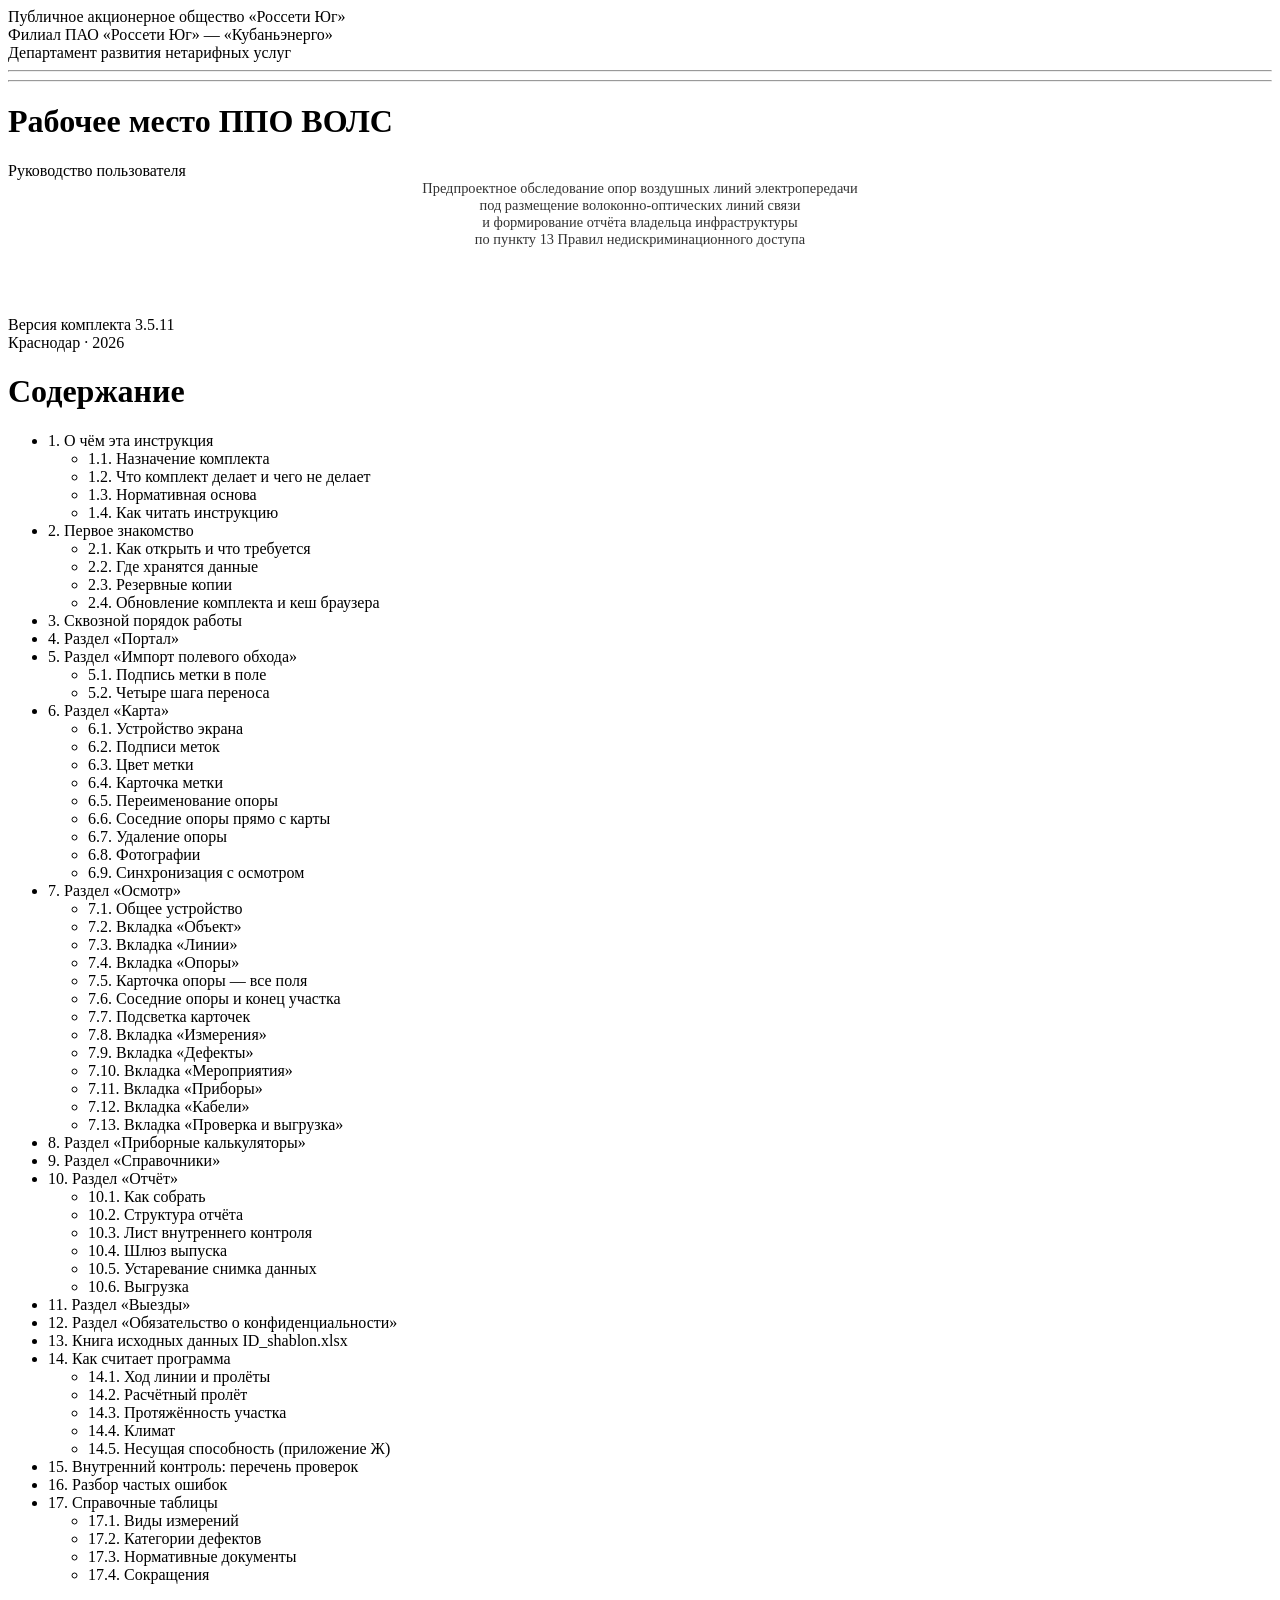
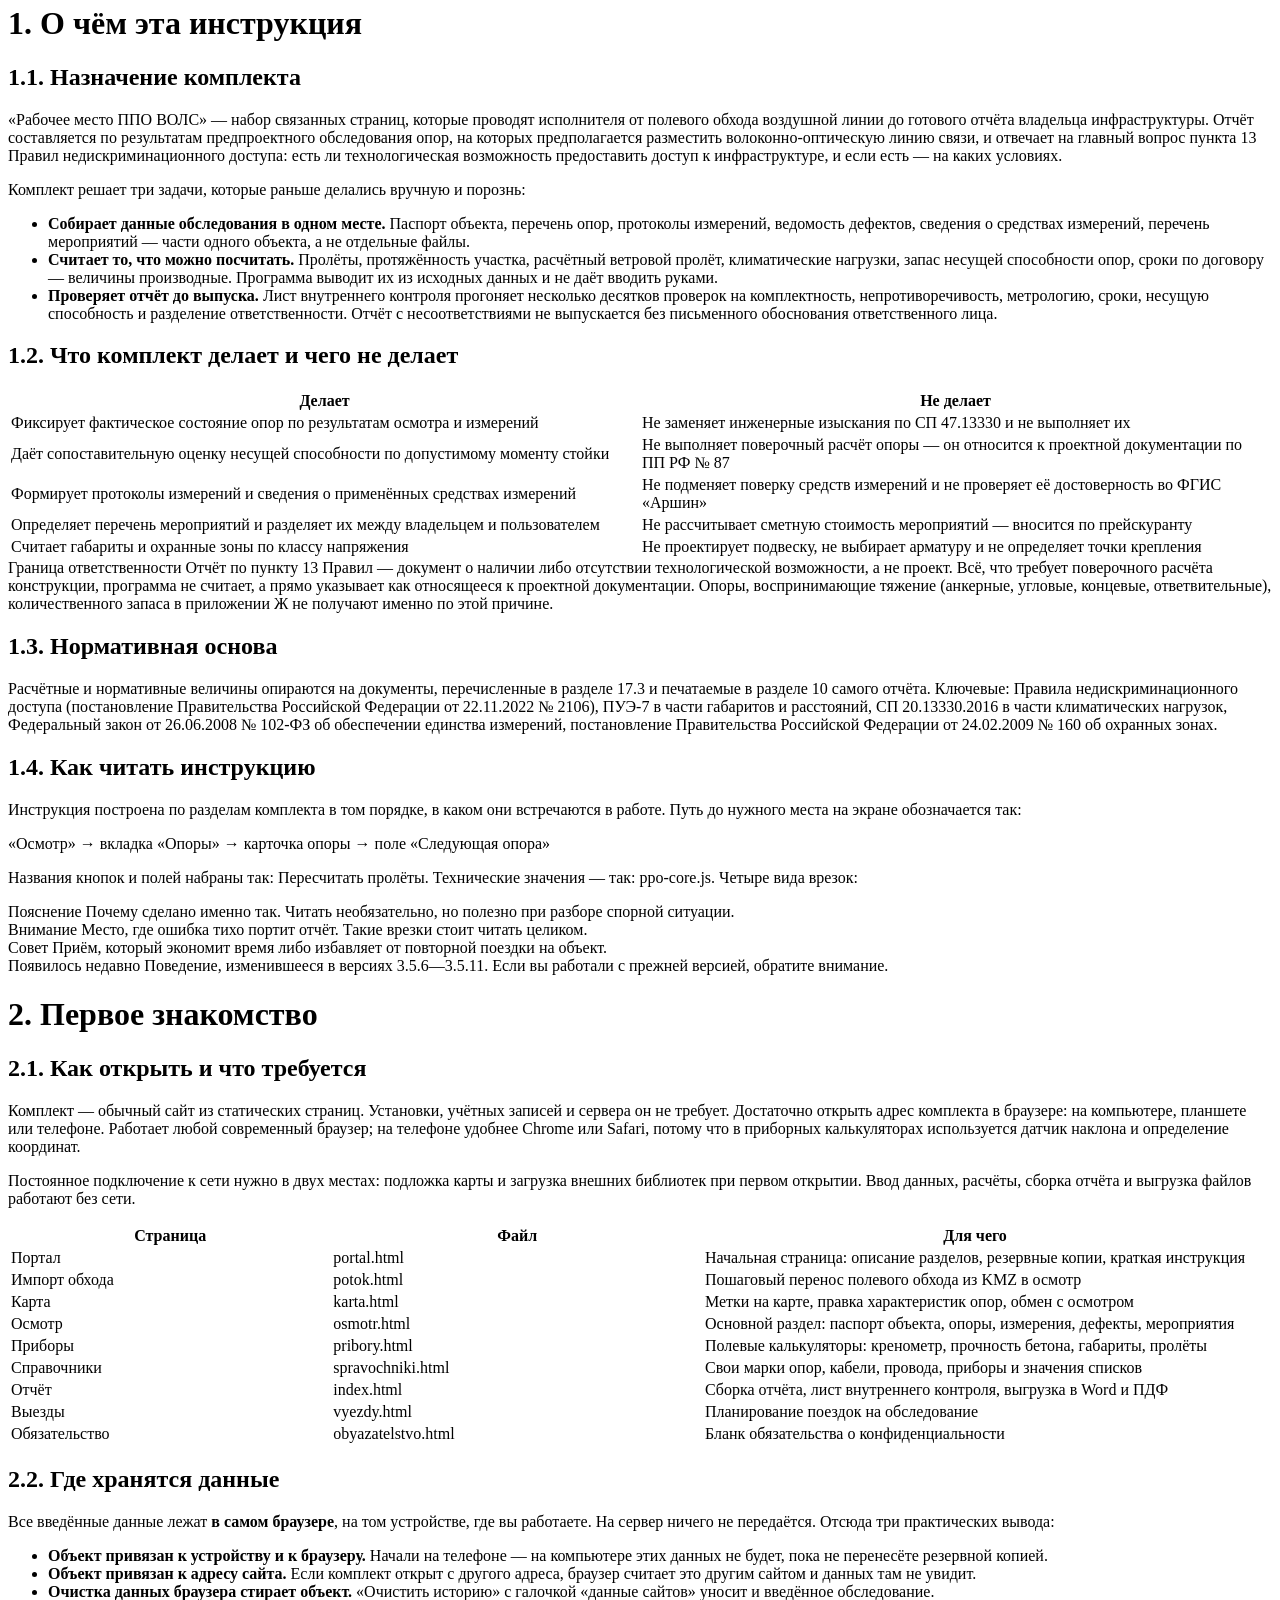
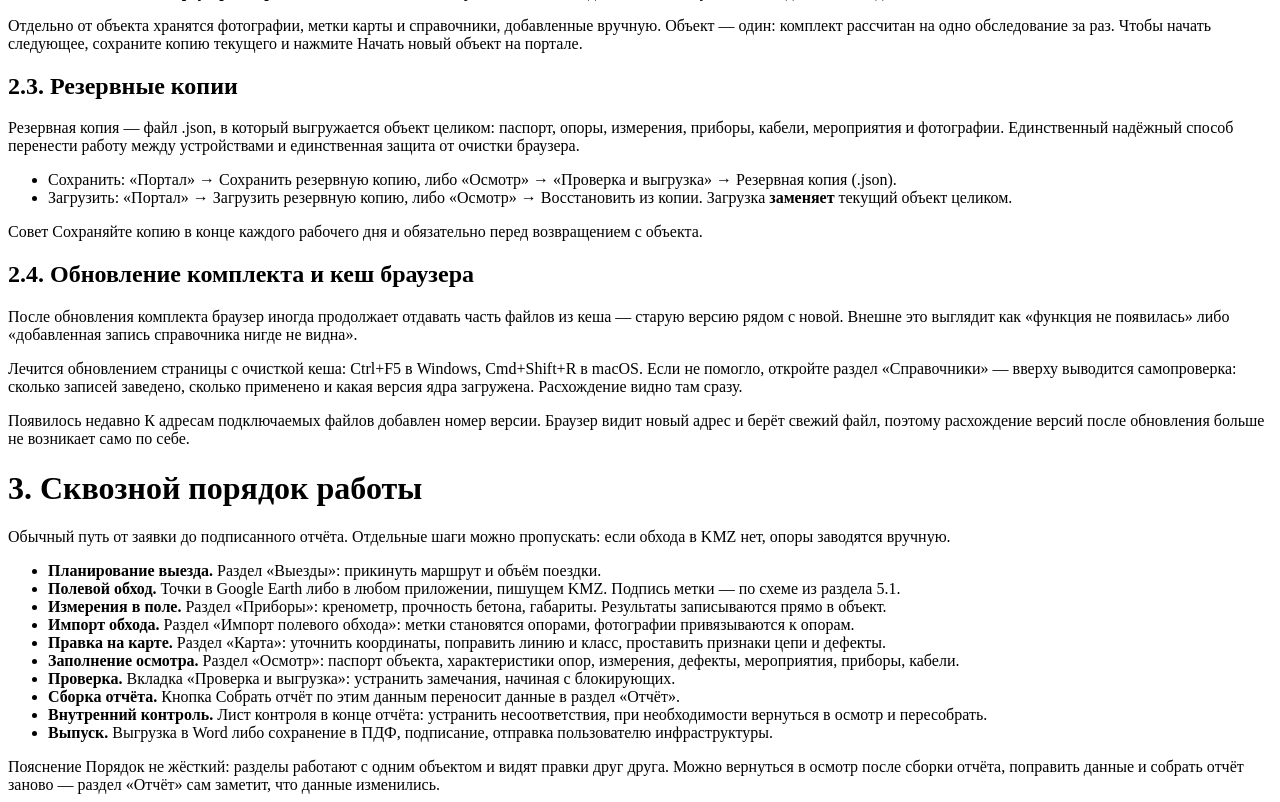
<file: tools/manual/p1.html>
<!DOCTYPE html><html lang="ru"><head><meta charset="utf-8"></head><body>

<div class="cover">
  <div class="org">Публичное акционерное общество «Россети Юг»<br>Филиал ПАО «Россети Юг» — «Кубаньэнерго»<br>Департамент развития нетарифных услуг</div>
  <hr class="rule"><hr class="rule2">
  <h1>Рабочее место ППО ВОЛС</h1>
  <div class="sub">Руководство пользователя</div>
  <p style="font-size:10.8pt;color:#333;max-width:122mm;margin:0 auto 18mm;text-align:center">
    Предпроектное обследование опор воздушных линий электропередачи<br>
    под размещение волоконно-оптических линий связи<br>
    и формирование отчёта владельца инфраструктуры<br>
    по пункту 13 Правил недискриминационного доступа
  </p>
  <div class="ver">Версия комплекта 3.5.11</div>
  <div class="foot">Краснодар · 2026</div>
</div>

<div class="toc sec">
<h1>Содержание</h1>
<ul>
  <li>1. О чём эта инструкция
    <ul><li>1.1. Назначение комплекта</li><li>1.2. Что комплект делает и чего не делает</li>
    <li>1.3. Нормативная основа</li><li>1.4. Как читать инструкцию</li></ul></li>
  <li>2. Первое знакомство
    <ul><li>2.1. Как открыть и что требуется</li><li>2.2. Где хранятся данные</li>
    <li>2.3. Резервные копии</li><li>2.4. Обновление комплекта и кеш браузера</li></ul></li>
  <li>3. Сквозной порядок работы</li>
  <li>4. Раздел «Портал»</li>
  <li>5. Раздел «Импорт полевого обхода»
    <ul><li>5.1. Подпись метки в поле</li><li>5.2. Четыре шага переноса</li></ul></li>
  <li>6. Раздел «Карта»
    <ul><li>6.1. Устройство экрана</li><li>6.2. Подписи меток</li><li>6.3. Цвет метки</li>
    <li>6.4. Карточка метки</li><li>6.5. Переименование опоры</li>
    <li>6.6. Соседние опоры прямо с карты</li><li>6.7. Удаление опоры</li>
    <li>6.8. Фотографии</li><li>6.9. Синхронизация с осмотром</li></ul></li>
  <li>7. Раздел «Осмотр»
    <ul>
      <li>7.1. Общее устройство</li><li>7.2. Вкладка «Объект»</li><li>7.3. Вкладка «Линии»</li>
      <li>7.4. Вкладка «Опоры»</li><li>7.5. Карточка опоры — все поля</li>
      <li>7.6. Соседние опоры и конец участка</li><li>7.7. Подсветка карточек</li>
      <li>7.8. Вкладка «Измерения»</li><li>7.9. Вкладка «Дефекты»</li>
      <li>7.10. Вкладка «Мероприятия»</li><li>7.11. Вкладка «Приборы»</li>
      <li>7.12. Вкладка «Кабели»</li><li>7.13. Вкладка «Проверка и выгрузка»</li>
    </ul></li>
  <li>8. Раздел «Приборные калькуляторы»</li>
  <li>9. Раздел «Справочники»</li>
  <li>10. Раздел «Отчёт»
    <ul><li>10.1. Как собрать</li><li>10.2. Структура отчёта</li>
    <li>10.3. Лист внутреннего контроля</li><li>10.4. Шлюз выпуска</li>
    <li>10.5. Устаревание снимка данных</li><li>10.6. Выгрузка</li></ul></li>
  <li>11. Раздел «Выезды»</li>
  <li>12. Раздел «Обязательство о конфиденциальности»</li>
  <li>13. Книга исходных данных ID_shablon.xlsx</li>
  <li>14. Как считает программа
    <ul><li>14.1. Ход линии и пролёты</li><li>14.2. Расчётный пролёт</li>
    <li>14.3. Протяжённость участка</li><li>14.4. Климат</li>
    <li>14.5. Несущая способность (приложение Ж)</li></ul></li>
  <li>15. Внутренний контроль: перечень проверок</li>
  <li>16. Разбор частых ошибок</li>
  <li>17. Справочные таблицы
    <ul><li>17.1. Виды измерений</li><li>17.2. Категории дефектов</li>
    <li>17.3. Нормативные документы</li><li>17.4. Сокращения</li></ul></li>
</ul>
</div>

<div class="sec">
<h1>1. О чём эта инструкция</h1>

<h2>1.1. Назначение комплекта</h2>
<p>«Рабочее место ППО ВОЛС» — набор связанных страниц, которые проводят исполнителя от полевого обхода воздушной линии до готового отчёта владельца инфраструктуры. Отчёт составляется по результатам предпроектного обследования опор, на которых предполагается разместить волоконно-оптическую линию связи, и отвечает на главный вопрос пункта 13 Правил недискриминационного доступа: есть ли технологическая возможность предоставить доступ к инфраструктуре, и если есть — на каких условиях.</p>

<p>Комплект решает три задачи, которые раньше делались вручную и порознь:</p>
<ul>
  <li><b>Собирает данные обследования в одном месте.</b> Паспорт объекта, перечень опор, протоколы измерений, ведомость дефектов, сведения о средствах измерений, перечень мероприятий — части одного объекта, а не отдельные файлы.</li>
  <li><b>Считает то, что можно посчитать.</b> Пролёты, протяжённость участка, расчётный ветровой пролёт, климатические нагрузки, запас несущей способности опор, сроки по договору — величины производные. Программа выводит их из исходных данных и не даёт вводить руками.</li>
  <li><b>Проверяет отчёт до выпуска.</b> Лист внутреннего контроля прогоняет несколько десятков проверок на комплектность, непротиворечивость, метрологию, сроки, несущую способность и разделение ответственности. Отчёт с несоответствиями не выпускается без письменного обоснования ответственного лица.</li>
</ul>

<h2>1.2. Что комплект делает и чего не делает</h2>
<table>
<thead><tr><th style="width:50%">Делает</th><th>Не делает</th></tr></thead>
<tbody>
<tr><td>Фиксирует фактическое состояние опор по результатам осмотра и измерений</td>
    <td>Не заменяет инженерные изыскания по СП 47.13330 и не выполняет их</td></tr>
<tr><td>Даёт сопоставительную оценку несущей способности по допустимому моменту стойки</td>
    <td>Не выполняет поверочный расчёт опоры — он относится к проектной документации по ПП РФ № 87</td></tr>
<tr><td>Формирует протоколы измерений и сведения о применённых средствах измерений</td>
    <td>Не подменяет поверку средств измерений и не проверяет её достоверность во ФГИС «Аршин»</td></tr>
<tr><td>Определяет перечень мероприятий и разделяет их между владельцем и пользователем</td>
    <td>Не рассчитывает сметную стоимость мероприятий — вносится по прейскуранту</td></tr>
<tr><td>Считает габариты и охранные зоны по классу напряжения</td>
    <td>Не проектирует подвеску, не выбирает арматуру и не определяет точки крепления</td></tr>
</tbody></table>

<div class="warn"><span class="t">Граница ответственности</span>
Отчёт по пункту 13 Правил — документ о наличии либо отсутствии технологической возможности, а не проект. Всё, что требует поверочного расчёта конструкции, программа не считает, а прямо указывает как относящееся к проектной документации. Опоры, воспринимающие тяжение (анкерные, угловые, концевые, ответвительные), количественного запаса в приложении Ж не получают именно по этой причине.</div>

<h2>1.3. Нормативная основа</h2>
<p>Расчётные и нормативные величины опираются на документы, перечисленные в разделе 17.3 и печатаемые в разделе 10 самого отчёта. Ключевые: Правила недискриминационного доступа (постановление Правительства Российской Федерации от 22.11.2022 № 2106), ПУЭ-7 в части габаритов и расстояний, СП 20.13330.2016 в части климатических нагрузок, Федеральный закон от 26.06.2008 № 102-ФЗ об обеспечении единства измерений, постановление Правительства Российской Федерации от 24.02.2009 № 160 об охранных зонах.</p>

<h2>1.4. Как читать инструкцию</h2>
<p>Инструкция построена по разделам комплекта в том порядке, в каком они встречаются в работе. Путь до нужного места на экране обозначается так:</p>
<div class="crumb">«Осмотр» → вкладка «Опоры» → карточка опоры → поле «Следующая опора»</div>
<p>Названия кнопок и полей набраны так: <span class="ui">Пересчитать пролёты</span>. Технические значения — так: <span class="mono">ppo-core.js</span>. Четыре вида врезок:</p>
<div class="note"><span class="t">Пояснение</span> Почему сделано именно так. Читать необязательно, но полезно при разборе спорной ситуации.</div>
<div class="warn"><span class="t">Внимание</span> Место, где ошибка тихо портит отчёт. Такие врезки стоит читать целиком.</div>
<div class="tip"><span class="t">Совет</span> Приём, который экономит время либо избавляет от повторной поездки на объект.</div>
<div class="new"><span class="t">Появилось недавно</span> Поведение, изменившееся в версиях 3.5.6—3.5.11. Если вы работали с прежней версией, обратите внимание.</div>
</div>

<div class="sec">
<h1>2. Первое знакомство</h1>

<h2>2.1. Как открыть и что требуется</h2>
<p>Комплект — обычный сайт из статических страниц. Установки, учётных записей и сервера он не требует. Достаточно открыть адрес комплекта в браузере: на компьютере, планшете или телефоне. Работает любой современный браузер; на телефоне удобнее Chrome или Safari, потому что в приборных калькуляторах используется датчик наклона и определение координат.</p>

<p>Постоянное подключение к сети нужно в двух местах: подложка карты и загрузка внешних библиотек при первом открытии. Ввод данных, расчёты, сборка отчёта и выгрузка файлов работают без сети.</p>

<table class="narrow">
<thead><tr><th style="width:26%">Страница</th><th style="width:30%">Файл</th><th>Для чего</th></tr></thead>
<tbody>
<tr><td>Портал</td><td class="mono">portal.html</td><td>Начальная страница: описание разделов, резервные копии, краткая инструкция</td></tr>
<tr><td>Импорт обхода</td><td class="mono">potok.html</td><td>Пошаговый перенос полевого обхода из KMZ в осмотр</td></tr>
<tr><td>Карта</td><td class="mono">karta.html</td><td>Метки на карте, правка характеристик опор, обмен с осмотром</td></tr>
<tr><td>Осмотр</td><td class="mono">osmotr.html</td><td>Основной раздел: паспорт объекта, опоры, измерения, дефекты, мероприятия</td></tr>
<tr><td>Приборы</td><td class="mono">pribory.html</td><td>Полевые калькуляторы: кренометр, прочность бетона, габариты, пролёты</td></tr>
<tr><td>Справочники</td><td class="mono">spravochniki.html</td><td>Свои марки опор, кабели, провода, приборы и значения списков</td></tr>
<tr><td>Отчёт</td><td class="mono">index.html</td><td>Сборка отчёта, лист внутреннего контроля, выгрузка в Word и ПДФ</td></tr>
<tr><td>Выезды</td><td class="mono">vyezdy.html</td><td>Планирование поездок на обследование</td></tr>
<tr><td>Обязательство</td><td class="mono">obyazatelstvo.html</td><td>Бланк обязательства о конфиденциальности</td></tr>
</tbody></table>

<h2>2.2. Где хранятся данные</h2>
<p>Все введённые данные лежат <b>в самом браузере</b>, на том устройстве, где вы работаете. На сервер ничего не передаётся. Отсюда три практических вывода:</p>
<ul>
  <li><b>Объект привязан к устройству и к браузеру.</b> Начали на телефоне — на компьютере этих данных не будет, пока не перенесёте резервной копией.</li>
  <li><b>Объект привязан к адресу сайта.</b> Если комплект открыт с другого адреса, браузер считает это другим сайтом и данных там не увидит.</li>
  <li><b>Очистка данных браузера стирает объект.</b> «Очистить историю» с галочкой «данные сайтов» уносит и введённое обследование.</li>
</ul>
<p>Отдельно от объекта хранятся фотографии, метки карты и справочники, добавленные вручную. Объект — один: комплект рассчитан на одно обследование за раз. Чтобы начать следующее, сохраните копию текущего и нажмите <span class="ui">Начать новый объект</span> на портале.</p>

<h2>2.3. Резервные копии</h2>
<p>Резервная копия — файл <span class="mono">.json</span>, в который выгружается объект целиком: паспорт, опоры, измерения, приборы, кабели, мероприятия и фотографии. Единственный надёжный способ перенести работу между устройствами и единственная защита от очистки браузера.</p>
<ul class="steps">
  <li>Сохранить: «Портал» → <span class="ui">Сохранить резервную копию</span>, либо «Осмотр» → «Проверка и выгрузка» → <span class="ui">Резервная копия (.json)</span>.</li>
  <li>Загрузить: «Портал» → <span class="ui">Загрузить резервную копию</span>, либо «Осмотр» → <span class="ui">Восстановить из копии</span>. Загрузка <b>заменяет</b> текущий объект целиком.</li>
</ul>
<div class="tip"><span class="t">Совет</span> Сохраняйте копию в конце каждого рабочего дня и обязательно перед возвращением с объекта.</div>

<h2>2.4. Обновление комплекта и кеш браузера</h2>
<p>После обновления комплекта браузер иногда продолжает отдавать часть файлов из кеша — старую версию рядом с новой. Внешне это выглядит как «функция не появилась» либо «добавленная запись справочника нигде не видна».</p>
<p>Лечится обновлением страницы с очисткой кеша: <span class="mono">Ctrl+F5</span> в Windows, <span class="mono">Cmd+Shift+R</span> в macOS. Если не помогло, откройте раздел «Справочники» — вверху выводится самопроверка: сколько записей заведено, сколько применено и какая версия ядра загружена. Расхождение видно там сразу.</p>
<div class="new"><span class="t">Появилось недавно</span> К адресам подключаемых файлов добавлен номер версии. Браузер видит новый адрес и берёт свежий файл, поэтому расхождение версий после обновления больше не возникает само по себе.</div>
</div>

<div class="sec">
<h1>3. Сквозной порядок работы</h1>
<p>Обычный путь от заявки до подписанного отчёта. Отдельные шаги можно пропускать: если обхода в KMZ нет, опоры заводятся вручную.</p>
<ul class="steps">
  <li><b>Планирование выезда.</b> Раздел «Выезды»: прикинуть маршрут и объём поездки.</li>
  <li><b>Полевой обход.</b> Точки в Google Earth либо в любом приложении, пишущем KMZ. Подпись метки — по схеме из раздела 5.1.</li>
  <li><b>Измерения в поле.</b> Раздел «Приборы»: кренометр, прочность бетона, габариты. Результаты записываются прямо в объект.</li>
  <li><b>Импорт обхода.</b> Раздел «Импорт полевого обхода»: метки становятся опорами, фотографии привязываются к опорам.</li>
  <li><b>Правка на карте.</b> Раздел «Карта»: уточнить координаты, поправить линию и класс, проставить признаки цепи и дефекты.</li>
  <li><b>Заполнение осмотра.</b> Раздел «Осмотр»: паспорт объекта, характеристики опор, измерения, дефекты, мероприятия, приборы, кабели.</li>
  <li><b>Проверка.</b> Вкладка «Проверка и выгрузка»: устранить замечания, начиная с блокирующих.</li>
  <li><b>Сборка отчёта.</b> Кнопка <span class="ui">Собрать отчёт по этим данным</span> переносит данные в раздел «Отчёт».</li>
  <li><b>Внутренний контроль.</b> Лист контроля в конце отчёта: устранить несоответствия, при необходимости вернуться в осмотр и пересобрать.</li>
  <li><b>Выпуск.</b> Выгрузка в Word либо сохранение в ПДФ, подписание, отправка пользователю инфраструктуры.</li>
</ul>
<div class="note"><span class="t">Пояснение</span>
Порядок не жёсткий: разделы работают с одним объектом и видят правки друг друга. Можно вернуться в осмотр после сборки отчёта, поправить данные и собрать отчёт заново — раздел «Отчёт» сам заметит, что данные изменились.</div>
</div>

</body></html>
</file>
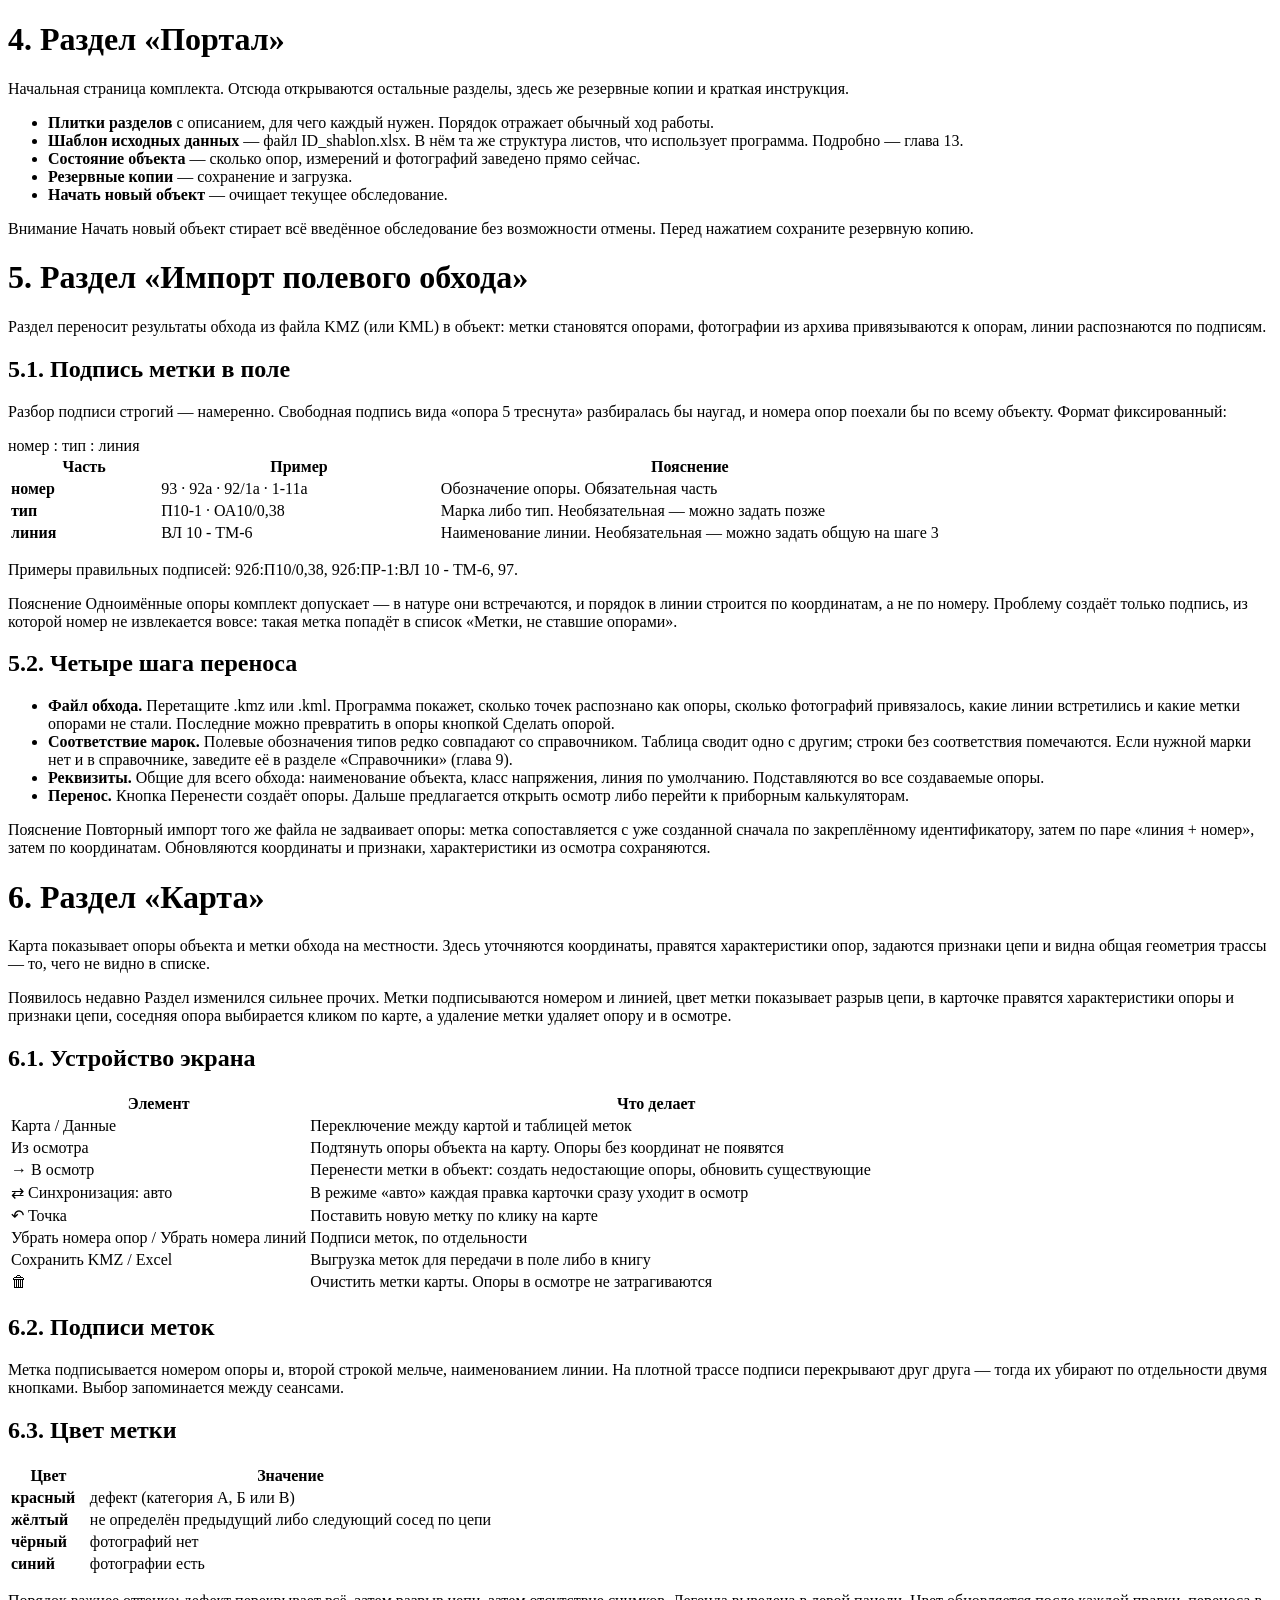
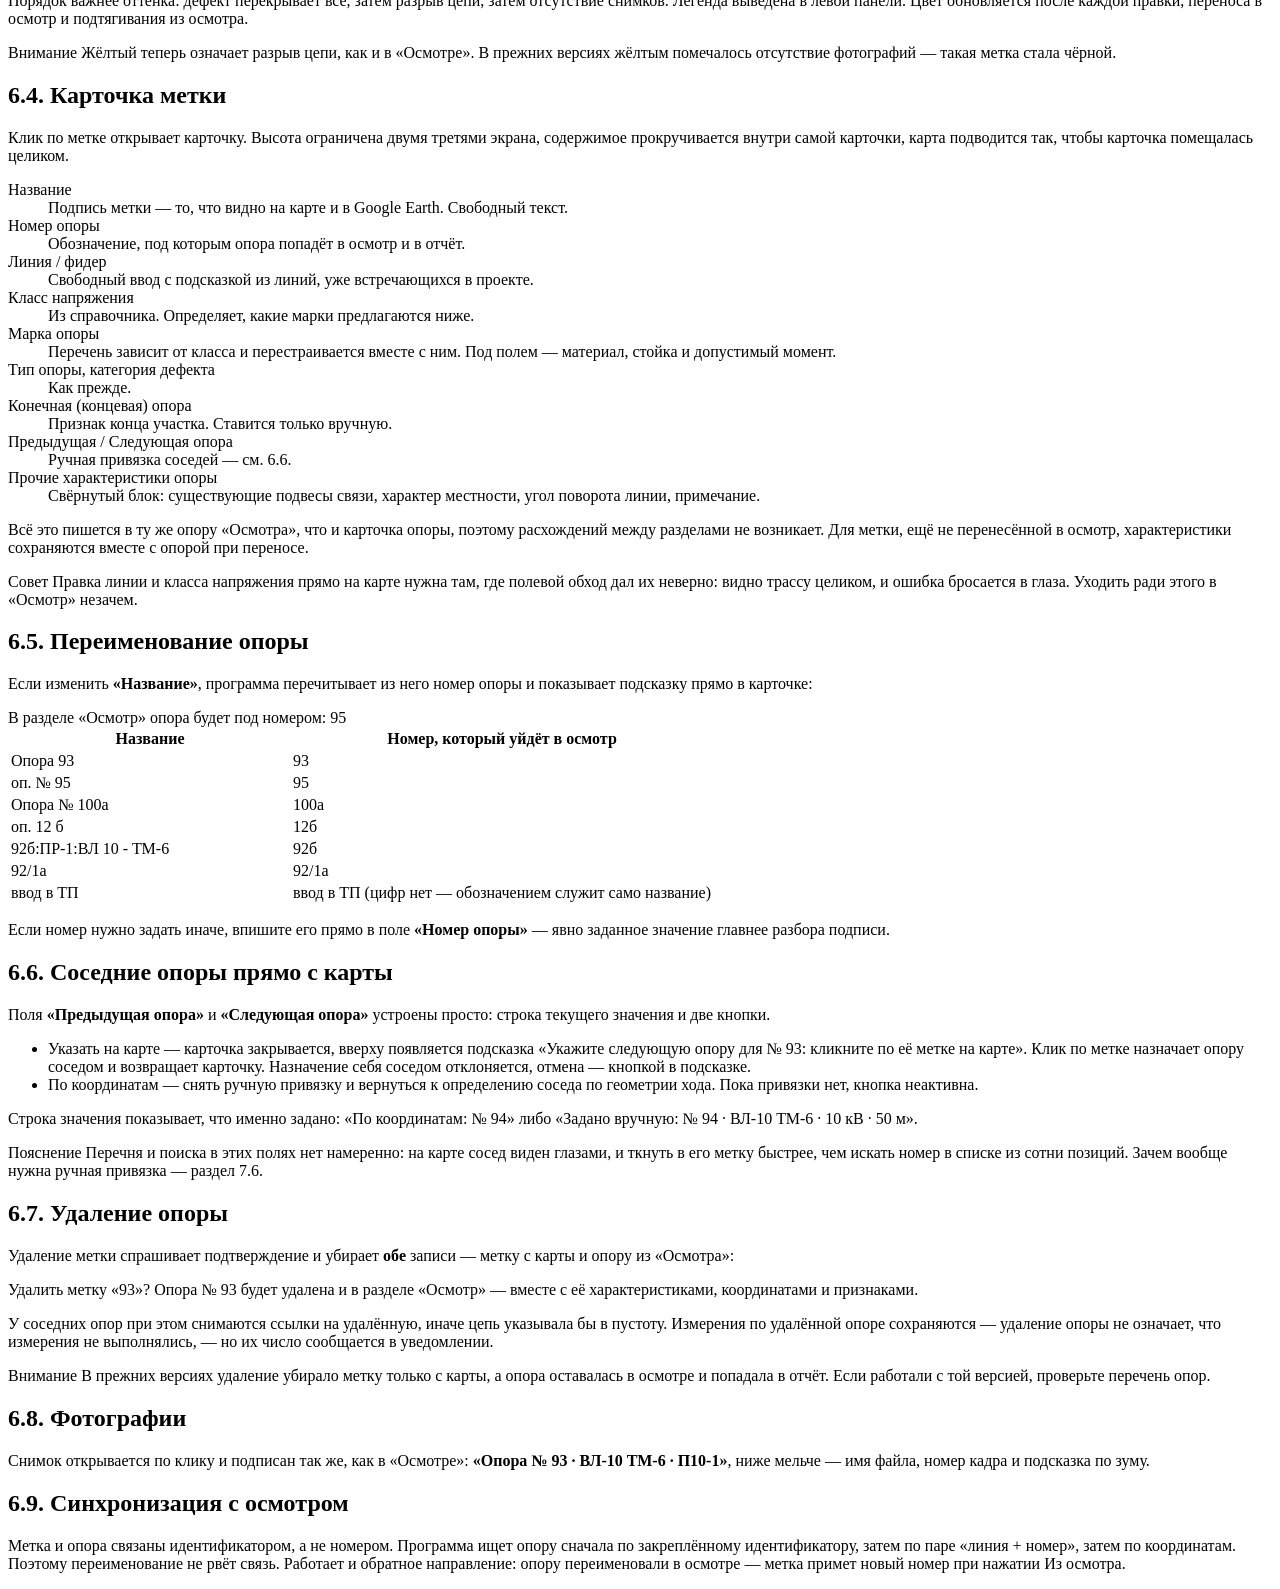
<file: tools/manual/p2.html>
<!DOCTYPE html><html lang="ru"><head><meta charset="utf-8"></head><body>

<div class="sec">
<h1>4. Раздел «Портал»</h1>
<p>Начальная страница комплекта. Отсюда открываются остальные разделы, здесь же резервные копии и краткая инструкция.</p>
<ul>
  <li><b>Плитки разделов</b> с описанием, для чего каждый нужен. Порядок отражает обычный ход работы.</li>
  <li><b>Шаблон исходных данных</b> — файл <span class="mono">ID_shablon.xlsx</span>. В нём та же структура листов, что использует программа. Подробно — глава 13.</li>
  <li><b>Состояние объекта</b> — сколько опор, измерений и фотографий заведено прямо сейчас.</li>
  <li><b>Резервные копии</b> — сохранение и загрузка.</li>
  <li><b>Начать новый объект</b> — очищает текущее обследование.</li>
</ul>
<div class="warn"><span class="t">Внимание</span>
<span class="ui">Начать новый объект</span> стирает всё введённое обследование без возможности отмены. Перед нажатием сохраните резервную копию.</div>
</div>

<div class="sec">
<h1>5. Раздел «Импорт полевого обхода»</h1>
<p>Раздел переносит результаты обхода из файла KMZ (или KML) в объект: метки становятся опорами, фотографии из архива привязываются к опорам, линии распознаются по подписям.</p>

<h2>5.1. Подпись метки в поле</h2>
<p>Разбор подписи строгий — намеренно. Свободная подпись вида «опора 5 треснута» разбиралась бы наугад, и номера опор поехали бы по всему объекту. Формат фиксированный:</p>
<div class="crumb">номер : тип : линия</div>
<table>
<thead><tr><th style="width:16%">Часть</th><th style="width:30%">Пример</th><th>Пояснение</th></tr></thead>
<tbody>
<tr><td><b>номер</b></td><td class="mono">93 · 92а · 92/1а · 1-11а</td><td>Обозначение опоры. Обязательная часть</td></tr>
<tr><td><b>тип</b></td><td class="mono">П10-1 · ОА10/0,38</td><td>Марка либо тип. Необязательная — можно задать позже</td></tr>
<tr><td><b>линия</b></td><td class="mono">ВЛ 10 - ТМ-6</td><td>Наименование линии. Необязательная — можно задать общую на шаге 3</td></tr>
</tbody></table>
<p>Примеры правильных подписей: <span class="mono">92б:П10/0,38</span>, <span class="mono">92б:ПР-1:ВЛ 10 - ТМ-6</span>, <span class="mono">97</span>.</p>
<div class="note"><span class="t">Пояснение</span>
Одноимённые опоры комплект допускает — в натуре они встречаются, и порядок в линии строится по координатам, а не по номеру. Проблему создаёт только подпись, из которой номер не извлекается вовсе: такая метка попадёт в список «Метки, не ставшие опорами».</div>

<h2>5.2. Четыре шага переноса</h2>
<ul class="steps">
  <li><b>Файл обхода.</b> Перетащите <span class="mono">.kmz</span> или <span class="mono">.kml</span>. Программа покажет, сколько точек распознано как опоры, сколько фотографий привязалось, какие линии встретились и какие метки опорами не стали. Последние можно превратить в опоры кнопкой <span class="ui">Сделать опорой</span>.</li>
  <li><b>Соответствие марок.</b> Полевые обозначения типов редко совпадают со справочником. Таблица сводит одно с другим; строки без соответствия помечаются. Если нужной марки нет и в справочнике, заведите её в разделе «Справочники» (глава 9).</li>
  <li><b>Реквизиты.</b> Общие для всего обхода: наименование объекта, класс напряжения, линия по умолчанию. Подставляются во все создаваемые опоры.</li>
  <li><b>Перенос.</b> Кнопка <span class="ui">Перенести</span> создаёт опоры. Дальше предлагается открыть осмотр либо перейти к приборным калькуляторам.</li>
</ul>
<div class="note"><span class="t">Пояснение</span>
Повторный импорт того же файла не задваивает опоры: метка сопоставляется с уже созданной сначала по закреплённому идентификатору, затем по паре «линия + номер», затем по координатам. Обновляются координаты и признаки, характеристики из осмотра сохраняются.</div>
</div>

<div class="sec">
<h1>6. Раздел «Карта»</h1>
<p>Карта показывает опоры объекта и метки обхода на местности. Здесь уточняются координаты, правятся характеристики опор, задаются признаки цепи и видна общая геометрия трассы — то, чего не видно в списке.</p>

<div class="new"><span class="t">Появилось недавно</span>
Раздел изменился сильнее прочих. Метки подписываются номером и линией, цвет метки показывает разрыв цепи, в карточке правятся характеристики опоры и признаки цепи, соседняя опора выбирается кликом по карте, а удаление метки удаляет опору и в осмотре.</div>

<h2>6.1. Устройство экрана</h2>
<table class="narrow">
<thead><tr><th style="width:30%">Элемент</th><th>Что делает</th></tr></thead>
<tbody>
<tr><td><span class="ui">Карта</span> / <span class="ui">Данные</span></td><td>Переключение между картой и таблицей меток</td></tr>
<tr><td><span class="ui">Из осмотра</span></td><td>Подтянуть опоры объекта на карту. Опоры без координат не появятся</td></tr>
<tr><td><span class="ui">→ В осмотр</span></td><td>Перенести метки в объект: создать недостающие опоры, обновить существующие</td></tr>
<tr><td><span class="ui">⇄ Синхронизация: авто</span></td><td>В режиме «авто» каждая правка карточки сразу уходит в осмотр</td></tr>
<tr><td><span class="ui">↶ Точка</span></td><td>Поставить новую метку по клику на карте</td></tr>
<tr><td><span class="ui">Убрать номера опор</span> / <span class="ui">Убрать номера линий</span></td><td>Подписи меток, по отдельности</td></tr>
<tr><td><span class="ui">Сохранить KMZ</span> / <span class="ui">Excel</span></td><td>Выгрузка меток для передачи в поле либо в книгу</td></tr>
<tr><td><span class="ui">🗑</span></td><td>Очистить метки карты. Опоры в осмотре не затрагиваются</td></tr>
</tbody></table>

<h2>6.2. Подписи меток</h2>
<p>Метка подписывается номером опоры и, второй строкой мельче, наименованием линии. На плотной трассе подписи перекрывают друг друга — тогда их убирают по отдельности двумя кнопками. Выбор запоминается между сеансами.</p>

<h2>6.3. Цвет метки</h2>
<table>
<thead><tr><th class="c" style="width:16%">Цвет</th><th>Значение</th></tr></thead>
<tbody>
<tr><td class="c"><b>красный</b></td><td>дефект (категория A, Б или В)</td></tr>
<tr><td class="c"><b>жёлтый</b></td><td>не определён предыдущий либо следующий сосед по цепи</td></tr>
<tr><td class="c"><b>чёрный</b></td><td>фотографий нет</td></tr>
<tr><td class="c"><b>синий</b></td><td>фотографии есть</td></tr>
</tbody></table>
<p>Порядок важнее оттенка: дефект перекрывает всё, затем разрыв цепи, затем отсутствие снимков. Легенда выведена в левой панели. Цвет обновляется после каждой правки, переноса в осмотр и подтягивания из осмотра.</p>
<div class="warn"><span class="t">Внимание</span>
Жёлтый теперь означает разрыв цепи, как и в «Осмотре». В прежних версиях жёлтым помечалось отсутствие фотографий — такая метка стала чёрной.</div>

<h2>6.4. Карточка метки</h2>
<p>Клик по метке открывает карточку. Высота ограничена двумя третями экрана, содержимое прокручивается внутри самой карточки, карта подводится так, чтобы карточка помещалась целиком.</p>
<dl class="kv">
<dt>Название</dt><dd>Подпись метки — то, что видно на карте и в Google Earth. Свободный текст.</dd>
<dt>Номер опоры</dt><dd>Обозначение, под которым опора попадёт в осмотр и в отчёт.</dd>
<dt>Линия / фидер</dt><dd>Свободный ввод с подсказкой из линий, уже встречающихся в проекте.</dd>
<dt>Класс напряжения</dt><dd>Из справочника. Определяет, какие марки предлагаются ниже.</dd>
<dt>Марка опоры</dt><dd>Перечень зависит от класса и перестраивается вместе с ним. Под полем — материал, стойка и допустимый момент.</dd>
<dt>Тип опоры, категория дефекта</dt><dd>Как прежде.</dd>
<dt>Конечная (концевая) опора</dt><dd>Признак конца участка. Ставится только вручную.</dd>
<dt>Предыдущая / Следующая опора</dt><dd>Ручная привязка соседей — см. 6.6.</dd>
<dt>Прочие характеристики опоры</dt><dd>Свёрнутый блок: существующие подвесы связи, характер местности, угол поворота линии, примечание.</dd>
</dl>
<p>Всё это пишется в ту же опору «Осмотра», что и карточка опоры, поэтому расхождений между разделами не возникает. Для метки, ещё не перенесённой в осмотр, характеристики сохраняются вместе с опорой при переносе.</p>
<div class="tip"><span class="t">Совет</span>
Правка линии и класса напряжения прямо на карте нужна там, где полевой обход дал их неверно: видно трассу целиком, и ошибка бросается в глаза. Уходить ради этого в «Осмотр» незачем.</div>

<h2>6.5. Переименование опоры</h2>
<p>Если изменить <b>«Название»</b>, программа перечитывает из него номер опоры и показывает подсказку прямо в карточке:</p>
<div class="crumb">В разделе «Осмотр» опора будет под номером: 95</div>
<table class="narrow">
<thead><tr><th style="width:40%">Название</th><th>Номер, который уйдёт в осмотр</th></tr></thead>
<tbody>
<tr><td class="mono">Опора 93</td><td>93</td></tr>
<tr><td class="mono">оп. № 95</td><td>95</td></tr>
<tr><td class="mono">Опора № 100а</td><td>100а</td></tr>
<tr><td class="mono">оп. 12 б</td><td>12б</td></tr>
<tr><td class="mono">92б:ПР-1:ВЛ 10 - ТМ-6</td><td>92б</td></tr>
<tr><td class="mono">92/1а</td><td>92/1а</td></tr>
<tr><td class="mono">ввод в ТП</td><td>ввод в ТП (цифр нет — обозначением служит само название)</td></tr>
</tbody></table>
<p>Если номер нужно задать иначе, впишите его прямо в поле <b>«Номер опоры»</b> — явно заданное значение главнее разбора подписи.</p>

<h2>6.6. Соседние опоры прямо с карты</h2>
<p>Поля <b>«Предыдущая опора»</b> и <b>«Следующая опора»</b> устроены просто: строка текущего значения и две кнопки.</p>
<ul>
  <li><span class="ui">Указать на карте</span> — карточка закрывается, вверху появляется подсказка «Укажите следующую опору для № 93: кликните по её метке на карте». Клик по метке назначает опору соседом и возвращает карточку. Назначение себя соседом отклоняется, отмена — кнопкой в подсказке.</li>
  <li><span class="ui">По координатам</span> — снять ручную привязку и вернуться к определению соседа по геометрии хода. Пока привязки нет, кнопка неактивна.</li>
</ul>
<p>Строка значения показывает, что именно задано: «По координатам: № 94» либо «Задано вручную: № 94 · ВЛ-10 ТМ-6 · 10 кВ · 50 м».</p>
<div class="note"><span class="t">Пояснение</span>
Перечня и поиска в этих полях нет намеренно: на карте сосед виден глазами, и ткнуть в его метку быстрее, чем искать номер в списке из сотни позиций. Зачем вообще нужна ручная привязка — раздел 7.6.</div>

<h2>6.7. Удаление опоры</h2>
<p>Удаление метки спрашивает подтверждение и убирает <b>обе</b> записи — метку с карты и опору из «Осмотра»:</p>
<div class="crumb">Удалить метку «93»? Опора № 93 будет удалена и в разделе «Осмотр» — вместе с её характеристиками, координатами и признаками.</div>
<p>У соседних опор при этом снимаются ссылки на удалённую, иначе цепь указывала бы в пустоту. Измерения по удалённой опоре сохраняются — удаление опоры не означает, что измерения не выполнялись, — но их число сообщается в уведомлении.</p>
<div class="warn"><span class="t">Внимание</span>
В прежних версиях удаление убирало метку только с карты, а опора оставалась в осмотре и попадала в отчёт. Если работали с той версией, проверьте перечень опор.</div>

<h2>6.8. Фотографии</h2>
<p>Снимок открывается по клику и подписан так же, как в «Осмотре»: <b>«Опора № 93 · ВЛ-10 ТМ-6 · П10-1»</b>, ниже мельче — имя файла, номер кадра и подсказка по зуму.</p>

<h2>6.9. Синхронизация с осмотром</h2>
<p>Метка и опора связаны идентификатором, а не номером. Программа ищет опору сначала по закреплённому идентификатору, затем по паре «линия + номер», затем по координатам. Поэтому переименование не рвёт связь. Работает и обратное направление: опору переименовали в осмотре — метка примет новый номер при нажатии <span class="ui">Из осмотра</span>.</p>
</div>

</body></html>
</file>
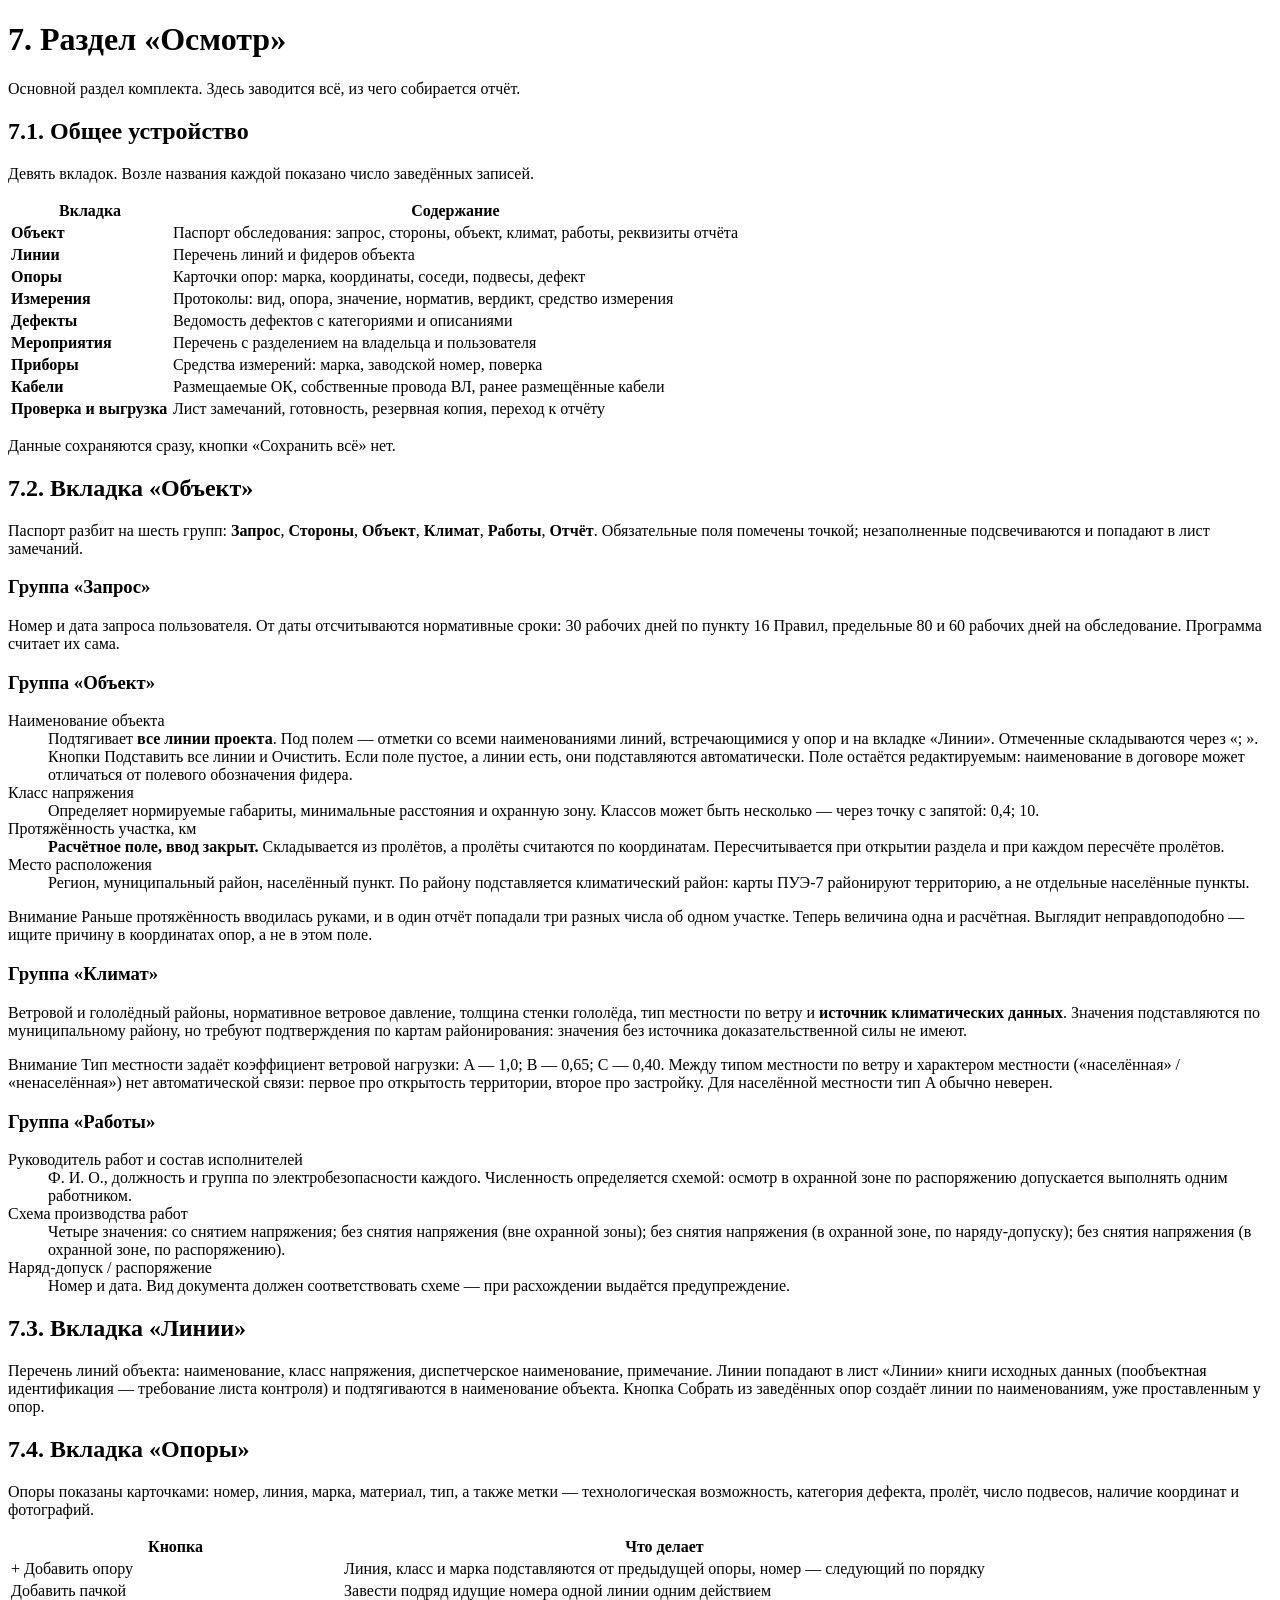
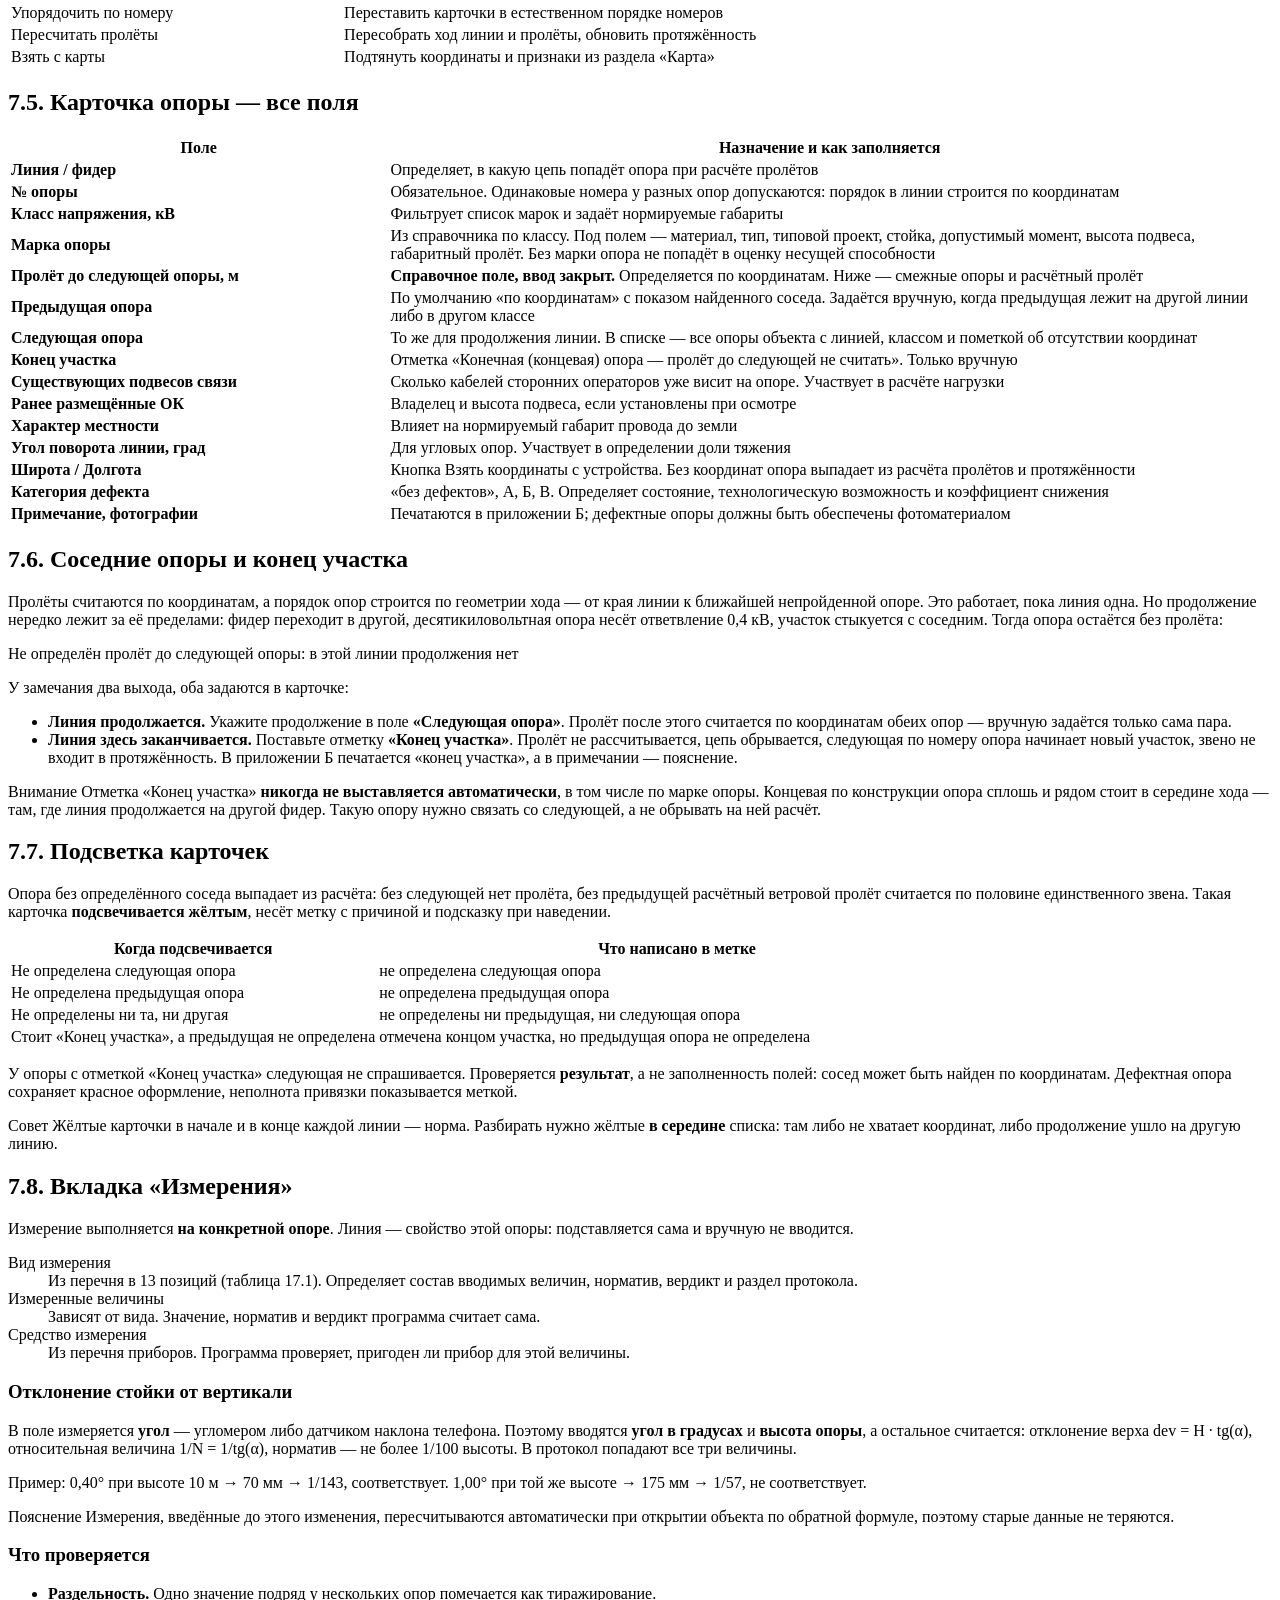
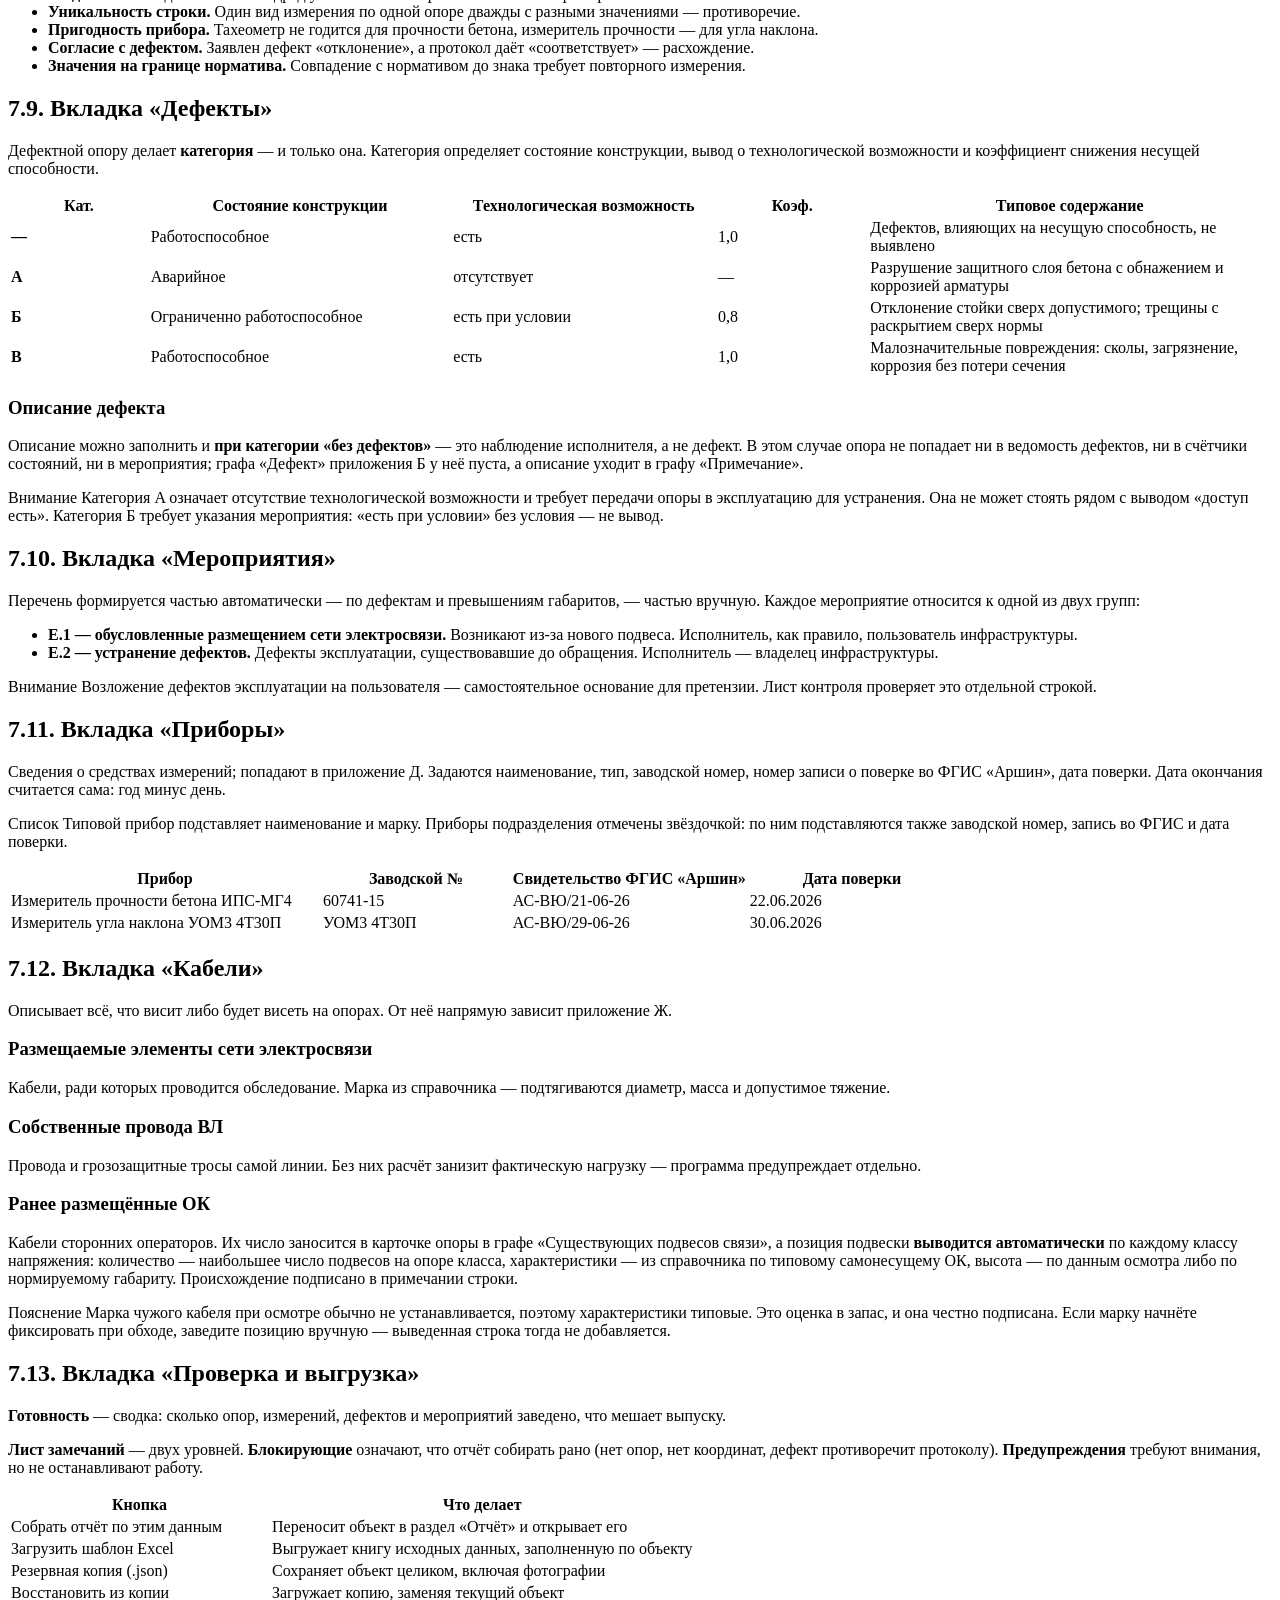
<file: tools/manual/p3.html>
<!DOCTYPE html><html lang="ru"><head><meta charset="utf-8"></head><body>

<div class="sec">
<h1>7. Раздел «Осмотр»</h1>
<p>Основной раздел комплекта. Здесь заводится всё, из чего собирается отчёт.</p>

<h2>7.1. Общее устройство</h2>
<p>Девять вкладок. Возле названия каждой показано число заведённых записей.</p>
<table class="narrow">
<thead><tr><th style="width:22%">Вкладка</th><th>Содержание</th></tr></thead>
<tbody>
<tr><td><b>Объект</b></td><td>Паспорт обследования: запрос, стороны, объект, климат, работы, реквизиты отчёта</td></tr>
<tr><td><b>Линии</b></td><td>Перечень линий и фидеров объекта</td></tr>
<tr><td><b>Опоры</b></td><td>Карточки опор: марка, координаты, соседи, подвесы, дефект</td></tr>
<tr><td><b>Измерения</b></td><td>Протоколы: вид, опора, значение, норматив, вердикт, средство измерения</td></tr>
<tr><td><b>Дефекты</b></td><td>Ведомость дефектов с категориями и описаниями</td></tr>
<tr><td><b>Мероприятия</b></td><td>Перечень с разделением на владельца и пользователя</td></tr>
<tr><td><b>Приборы</b></td><td>Средства измерений: марка, заводской номер, поверка</td></tr>
<tr><td><b>Кабели</b></td><td>Размещаемые ОК, собственные провода ВЛ, ранее размещённые кабели</td></tr>
<tr><td><b>Проверка и выгрузка</b></td><td>Лист замечаний, готовность, резервная копия, переход к отчёту</td></tr>
</tbody></table>
<p>Данные сохраняются сразу, кнопки «Сохранить всё» нет.</p>

<h2>7.2. Вкладка «Объект»</h2>
<p>Паспорт разбит на шесть групп: <b>Запрос</b>, <b>Стороны</b>, <b>Объект</b>, <b>Климат</b>, <b>Работы</b>, <b>Отчёт</b>. Обязательные поля помечены точкой; незаполненные подсвечиваются и попадают в лист замечаний.</p>

<h3>Группа «Запрос»</h3>
<p>Номер и дата запроса пользователя. От даты отсчитываются нормативные сроки: 30 рабочих дней по пункту 16 Правил, предельные 80 и 60 рабочих дней на обследование. Программа считает их сама.</p>

<h3>Группа «Объект»</h3>
<dl class="kv">
<dt>Наименование объекта</dt>
<dd>Подтягивает <b>все линии проекта</b>. Под полем — отметки со всеми наименованиями линий, встречающимися у опор и на вкладке «Линии». Отмеченные складываются через «; ». Кнопки <span class="ui">Подставить все линии</span> и <span class="ui">Очистить</span>. Если поле пустое, а линии есть, они подставляются автоматически. Поле остаётся редактируемым: наименование в договоре может отличаться от полевого обозначения фидера.</dd>
<dt>Класс напряжения</dt>
<dd>Определяет нормируемые габариты, минимальные расстояния и охранную зону. Классов может быть несколько — через точку с запятой: <span class="mono">0,4; 10</span>.</dd>
<dt>Протяжённость участка, км</dt>
<dd><b>Расчётное поле, ввод закрыт.</b> Складывается из пролётов, а пролёты считаются по координатам. Пересчитывается при открытии раздела и при каждом пересчёте пролётов.</dd>
<dt>Место расположения</dt>
<dd>Регион, муниципальный район, населённый пункт. По району подставляется климатический район: карты ПУЭ-7 районируют территорию, а не отдельные населённые пункты.</dd>
</dl>
<div class="warn"><span class="t">Внимание</span>
Раньше протяжённость вводилась руками, и в один отчёт попадали три разных числа об одном участке. Теперь величина одна и расчётная. Выглядит неправдоподобно — ищите причину в координатах опор, а не в этом поле.</div>

<h3>Группа «Климат»</h3>
<p>Ветровой и гололёдный районы, нормативное ветровое давление, толщина стенки гололёда, тип местности по ветру и <b>источник климатических данных</b>. Значения подставляются по муниципальному району, но требуют подтверждения по картам районирования: значения без источника доказательственной силы не имеют.</p>
<div class="warn"><span class="t">Внимание</span>
Тип местности задаёт коэффициент ветровой нагрузки: A — 1,0; В — 0,65; С — 0,40. Между типом местности по ветру и характером местности («населённая» / «ненаселённая») нет автоматической связи: первое про открытость территории, второе про застройку. Для населённой местности тип A обычно неверен.</div>

<h3>Группа «Работы»</h3>
<dl class="kv">
<dt>Руководитель работ и состав исполнителей</dt>
<dd>Ф. И. О., должность и группа по электробезопасности каждого. Численность определяется схемой: осмотр в охранной зоне по распоряжению допускается выполнять одним работником.</dd>
<dt>Схема производства работ</dt>
<dd>Четыре значения: со снятием напряжения; без снятия напряжения (вне охранной зоны); без снятия напряжения (в охранной зоне, по наряду-допуску); без снятия напряжения (в охранной зоне, по распоряжению).</dd>
<dt>Наряд-допуск / распоряжение</dt>
<dd>Номер и дата. Вид документа должен соответствовать схеме — при расхождении выдаётся предупреждение.</dd>
</dl>

<h2>7.3. Вкладка «Линии»</h2>
<p>Перечень линий объекта: наименование, класс напряжения, диспетчерское наименование, примечание. Линии попадают в лист «Линии» книги исходных данных (пообъектная идентификация — требование листа контроля) и подтягиваются в наименование объекта. Кнопка <span class="ui">Собрать из заведённых опор</span> создаёт линии по наименованиям, уже проставленным у опор.</p>

<h2>7.4. Вкладка «Опоры»</h2>
<p>Опоры показаны карточками: номер, линия, марка, материал, тип, а также метки — технологическая возможность, категория дефекта, пролёт, число подвесов, наличие координат и фотографий.</p>
<table class="narrow">
<thead><tr><th style="width:34%">Кнопка</th><th>Что делает</th></tr></thead>
<tbody>
<tr><td><span class="ui">+ Добавить опору</span></td><td>Линия, класс и марка подставляются от предыдущей опоры, номер — следующий по порядку</td></tr>
<tr><td><span class="ui">Добавить пачкой</span></td><td>Завести подряд идущие номера одной линии одним действием</td></tr>
<tr><td><span class="ui">Упорядочить по номеру</span></td><td>Переставить карточки в естественном порядке номеров</td></tr>
<tr><td><span class="ui">Пересчитать пролёты</span></td><td>Пересобрать ход линии и пролёты, обновить протяжённость</td></tr>
<tr><td><span class="ui">Взять с карты</span></td><td>Подтянуть координаты и признаки из раздела «Карта»</td></tr>
</tbody></table>

<h2>7.5. Карточка опоры — все поля</h2>
<table>
<thead><tr><th style="width:30%">Поле</th><th>Назначение и как заполняется</th></tr></thead>
<tbody>
<tr><td><b>Линия / фидер</b></td><td>Определяет, в какую цепь попадёт опора при расчёте пролётов</td></tr>
<tr><td><b>№ опоры</b></td><td>Обязательное. Одинаковые номера у разных опор допускаются: порядок в линии строится по координатам</td></tr>
<tr><td><b>Класс напряжения, кВ</b></td><td>Фильтрует список марок и задаёт нормируемые габариты</td></tr>
<tr><td><b>Марка опоры</b></td><td>Из справочника по классу. Под полем — материал, тип, типовой проект, стойка, допустимый момент, высота подвеса, габаритный пролёт. Без марки опора не попадёт в оценку несущей способности</td></tr>
<tr><td><b>Пролёт до следующей опоры, м</b></td><td><b>Справочное поле, ввод закрыт.</b> Определяется по координатам. Ниже — смежные опоры и расчётный пролёт</td></tr>
<tr><td><b>Предыдущая опора</b></td><td>По умолчанию «по координатам» с показом найденного соседа. Задаётся вручную, когда предыдущая лежит на другой линии либо в другом классе</td></tr>
<tr><td><b>Следующая опора</b></td><td>То же для продолжения линии. В списке — все опоры объекта с линией, классом и пометкой об отсутствии координат</td></tr>
<tr><td><b>Конец участка</b></td><td>Отметка «Конечная (концевая) опора — пролёт до следующей не считать». Только вручную</td></tr>
<tr><td><b>Существующих подвесов связи</b></td><td>Сколько кабелей сторонних операторов уже висит на опоре. Участвует в расчёте нагрузки</td></tr>
<tr><td><b>Ранее размещённые ОК</b></td><td>Владелец и высота подвеса, если установлены при осмотре</td></tr>
<tr><td><b>Характер местности</b></td><td>Влияет на нормируемый габарит провода до земли</td></tr>
<tr><td><b>Угол поворота линии, град</b></td><td>Для угловых опор. Участвует в определении доли тяжения</td></tr>
<tr><td><b>Широта / Долгота</b></td><td>Кнопка <span class="ui">Взять координаты с устройства</span>. Без координат опора выпадает из расчёта пролётов и протяжённости</td></tr>
<tr><td><b>Категория дефекта</b></td><td>«без дефектов», A, Б, В. Определяет состояние, технологическую возможность и коэффициент снижения</td></tr>
<tr><td><b>Примечание, фотографии</b></td><td>Печатаются в приложении Б; дефектные опоры должны быть обеспечены фотоматериалом</td></tr>
</tbody></table>

<h2>7.6. Соседние опоры и конец участка</h2>
<p>Пролёты считаются по координатам, а порядок опор строится по геометрии хода — от края линии к ближайшей непройденной опоре. Это работает, пока линия одна. Но продолжение нередко лежит за её пределами: фидер переходит в другой, десятикиловольтная опора несёт ответвление 0,4 кВ, участок стыкуется с соседним. Тогда опора остаётся без пролёта:</p>
<div class="crumb">Не определён пролёт до следующей опоры: в этой линии продолжения нет</div>
<p>У замечания два выхода, оба задаются в карточке:</p>
<ul>
  <li><b>Линия продолжается.</b> Укажите продолжение в поле <b>«Следующая опора»</b>. Пролёт после этого считается по координатам обеих опор — вручную задаётся только сама пара.</li>
  <li><b>Линия здесь заканчивается.</b> Поставьте отметку <b>«Конец участка»</b>. Пролёт не рассчитывается, цепь обрывается, следующая по номеру опора начинает новый участок, звено не входит в протяжённость. В приложении Б печатается «конец участка», а в примечании — пояснение.</li>
</ul>
<div class="warn"><span class="t">Внимание</span>
Отметка «Конец участка» <b>никогда не выставляется автоматически</b>, в том числе по марке опоры. Концевая по конструкции опора сплошь и рядом стоит в середине хода — там, где линия продолжается на другой фидер. Такую опору нужно связать со следующей, а не обрывать на ней расчёт.</div>

<h2>7.7. Подсветка карточек</h2>
<p>Опора без определённого соседа выпадает из расчёта: без следующей нет пролёта, без предыдущей расчётный ветровой пролёт считается по половине единственного звена. Такая карточка <b>подсвечивается жёлтым</b>, несёт метку с причиной и подсказку при наведении.</p>
<table>
<thead><tr><th style="width:38%">Когда подсвечивается</th><th>Что написано в метке</th></tr></thead>
<tbody>
<tr><td>Не определена следующая опора</td><td>не определена следующая опора</td></tr>
<tr><td>Не определена предыдущая опора</td><td>не определена предыдущая опора</td></tr>
<tr><td>Не определены ни та, ни другая</td><td>не определены ни предыдущая, ни следующая опора</td></tr>
<tr><td>Стоит «Конец участка», а предыдущая не определена</td><td>отмечена концом участка, но предыдущая опора не определена</td></tr>
</tbody></table>
<p>У опоры с отметкой «Конец участка» следующая не спрашивается. Проверяется <b>результат</b>, а не заполненность полей: сосед может быть найден по координатам. Дефектная опора сохраняет красное оформление, неполнота привязки показывается меткой.</p>
<div class="tip"><span class="t">Совет</span>
Жёлтые карточки в начале и в конце каждой линии — норма. Разбирать нужно жёлтые <b>в середине</b> списка: там либо не хватает координат, либо продолжение ушло на другую линию.</div>

<h2>7.8. Вкладка «Измерения»</h2>
<p>Измерение выполняется <b>на конкретной опоре</b>. Линия — свойство этой опоры: подставляется сама и вручную не вводится.</p>
<dl class="kv">
<dt>Вид измерения</dt><dd>Из перечня в 13 позиций (таблица 17.1). Определяет состав вводимых величин, норматив, вердикт и раздел протокола.</dd>
<dt>Измеренные величины</dt><dd>Зависят от вида. Значение, норматив и вердикт программа считает сама.</dd>
<dt>Средство измерения</dt><dd>Из перечня приборов. Программа проверяет, пригоден ли прибор для этой величины.</dd>
</dl>

<h3>Отклонение стойки от вертикали</h3>
<p>В поле измеряется <b>угол</b> — угломером либо датчиком наклона телефона. Поэтому вводятся <b>угол в градусах</b> и <b>высота опоры</b>, а остальное считается: отклонение верха <span class="mono">dev = H · tg(α)</span>, относительная величина <span class="mono">1/N = 1/tg(α)</span>, норматив — не более 1/100 высоты. В протокол попадают все три величины.</p>
<p>Пример: 0,40° при высоте 10 м → 70 мм → 1/143, соответствует. 1,00° при той же высоте → 175 мм → 1/57, не соответствует.</p>
<div class="note"><span class="t">Пояснение</span>
Измерения, введённые до этого изменения, пересчитываются автоматически при открытии объекта по обратной формуле, поэтому старые данные не теряются.</div>

<h3>Что проверяется</h3>
<ul>
  <li><b>Раздельность.</b> Одно значение подряд у нескольких опор помечается как тиражирование.</li>
  <li><b>Уникальность строки.</b> Один вид измерения по одной опоре дважды с разными значениями — противоречие.</li>
  <li><b>Пригодность прибора.</b> Тахеометр не годится для прочности бетона, измеритель прочности — для угла наклона.</li>
  <li><b>Согласие с дефектом.</b> Заявлен дефект «отклонение», а протокол даёт «соответствует» — расхождение.</li>
  <li><b>Значения на границе норматива.</b> Совпадение с нормативом до знака требует повторного измерения.</li>
</ul>

<h2>7.9. Вкладка «Дефекты»</h2>
<p>Дефектной опору делает <b>категория</b> — и только она. Категория определяет состояние конструкции, вывод о технологической возможности и коэффициент снижения несущей способности.</p>
<table>
<thead><tr><th class="c" style="width:11%">Кат.</th><th style="width:24%">Состояние конструкции</th><th style="width:21%">Технологическая возможность</th><th class="c" style="width:12%">Коэф.</th><th>Типовое содержание</th></tr></thead>
<tbody>
<tr><td class="c"><b>—</b></td><td>Работоспособное</td><td>есть</td><td class="c">1,0</td><td>Дефектов, влияющих на несущую способность, не выявлено</td></tr>
<tr><td class="c"><b>A</b></td><td>Аварийное</td><td>отсутствует</td><td class="c">—</td><td>Разрушение защитного слоя бетона с обнажением и коррозией арматуры</td></tr>
<tr><td class="c"><b>Б</b></td><td>Ограниченно работоспособное</td><td>есть при условии</td><td class="c">0,8</td><td>Отклонение стойки сверх допустимого; трещины с раскрытием сверх нормы</td></tr>
<tr><td class="c"><b>В</b></td><td>Работоспособное</td><td>есть</td><td class="c">1,0</td><td>Малозначительные повреждения: сколы, загрязнение, коррозия без потери сечения</td></tr>
</tbody></table>

<h3>Описание дефекта</h3>
<p>Описание можно заполнить и <b>при категории «без дефектов»</b> — это наблюдение исполнителя, а не дефект. В этом случае опора не попадает ни в ведомость дефектов, ни в счётчики состояний, ни в мероприятия; графа «Дефект» приложения Б у неё пуста, а описание уходит в графу «Примечание».</p>
<div class="warn"><span class="t">Внимание</span>
Категория A означает отсутствие технологической возможности и требует передачи опоры в эксплуатацию для устранения. Она не может стоять рядом с выводом «доступ есть». Категория Б требует указания мероприятия: «есть при условии» без условия — не вывод.</div>

<h2>7.10. Вкладка «Мероприятия»</h2>
<p>Перечень формируется частью автоматически — по дефектам и превышениям габаритов, — частью вручную. Каждое мероприятие относится к одной из двух групп:</p>
<ul>
  <li><b>Е.1 — обусловленные размещением сети электросвязи.</b> Возникают из-за нового подвеса. Исполнитель, как правило, пользователь инфраструктуры.</li>
  <li><b>Е.2 — устранение дефектов.</b> Дефекты эксплуатации, существовавшие до обращения. Исполнитель — владелец инфраструктуры.</li>
</ul>
<div class="warn"><span class="t">Внимание</span>
Возложение дефектов эксплуатации на пользователя — самостоятельное основание для претензии. Лист контроля проверяет это отдельной строкой.</div>

<h2>7.11. Вкладка «Приборы»</h2>
<p>Сведения о средствах измерений; попадают в приложение Д. Задаются наименование, тип, заводской номер, номер записи о поверке во ФГИС «Аршин», дата поверки. Дата окончания считается сама: год минус день.</p>
<p>Список <span class="ui">Типовой прибор</span> подставляет наименование и марку. Приборы подразделения отмечены звёздочкой: по ним подставляются также заводской номер, запись во ФГИС и дата поверки.</p>
<table class="narrow">
<thead><tr><th style="width:33%">Прибор</th><th style="width:20%">Заводской №</th><th style="width:25%">Свидетельство ФГИС «Аршин»</th><th>Дата поверки</th></tr></thead>
<tbody>
<tr><td>Измеритель прочности бетона ИПС-МГ4</td><td class="mono">60741-15</td><td class="mono">АС-ВЮ/21-06-26</td><td>22.06.2026</td></tr>
<tr><td>Измеритель угла наклона УОМ3 4Т30П</td><td class="mono">УОМ3 4Т30П</td><td class="mono">АС-ВЮ/29-06-26</td><td>30.06.2026</td></tr>
</tbody></table>

<h2>7.12. Вкладка «Кабели»</h2>
<p>Описывает всё, что висит либо будет висеть на опорах. От неё напрямую зависит приложение Ж.</p>
<h3>Размещаемые элементы сети электросвязи</h3>
<p>Кабели, ради которых проводится обследование. Марка из справочника — подтягиваются диаметр, масса и допустимое тяжение.</p>
<h3>Собственные провода ВЛ</h3>
<p>Провода и грозозащитные тросы самой линии. Без них расчёт занизит фактическую нагрузку — программа предупреждает отдельно.</p>
<h3>Ранее размещённые ОК</h3>
<p>Кабели сторонних операторов. Их число заносится в карточке опоры в графе «Существующих подвесов связи», а позиция подвески <b>выводится автоматически</b> по каждому классу напряжения: количество — наибольшее число подвесов на опоре класса, характеристики — из справочника по типовому самонесущему ОК, высота — по данным осмотра либо по нормируемому габариту. Происхождение подписано в примечании строки.</p>
<div class="note"><span class="t">Пояснение</span>
Марка чужого кабеля при осмотре обычно не устанавливается, поэтому характеристики типовые. Это оценка в запас, и она честно подписана. Если марку начнёте фиксировать при обходе, заведите позицию вручную — выведенная строка тогда не добавляется.</div>

<h2>7.13. Вкладка «Проверка и выгрузка»</h2>
<p><b>Готовность</b> — сводка: сколько опор, измерений, дефектов и мероприятий заведено, что мешает выпуску.</p>
<p><b>Лист замечаний</b> — двух уровней. <b>Блокирующие</b> означают, что отчёт собирать рано (нет опор, нет координат, дефект противоречит протоколу). <b>Предупреждения</b> требуют внимания, но не останавливают работу.</p>
<table class="narrow">
<thead><tr><th style="width:38%">Кнопка</th><th>Что делает</th></tr></thead>
<tbody>
<tr><td><span class="ui">Собрать отчёт по этим данным</span></td><td>Переносит объект в раздел «Отчёт» и открывает его</td></tr>
<tr><td><span class="ui">Загрузить шаблон Excel</span></td><td>Выгружает книгу исходных данных, заполненную по объекту</td></tr>
<tr><td><span class="ui">Резервная копия (.json)</span></td><td>Сохраняет объект целиком, включая фотографии</td></tr>
<tr><td><span class="ui">Восстановить из копии</span></td><td>Загружает копию, заменяя текущий объект</td></tr>
</tbody></table>
</div>

</body></html>
</file>
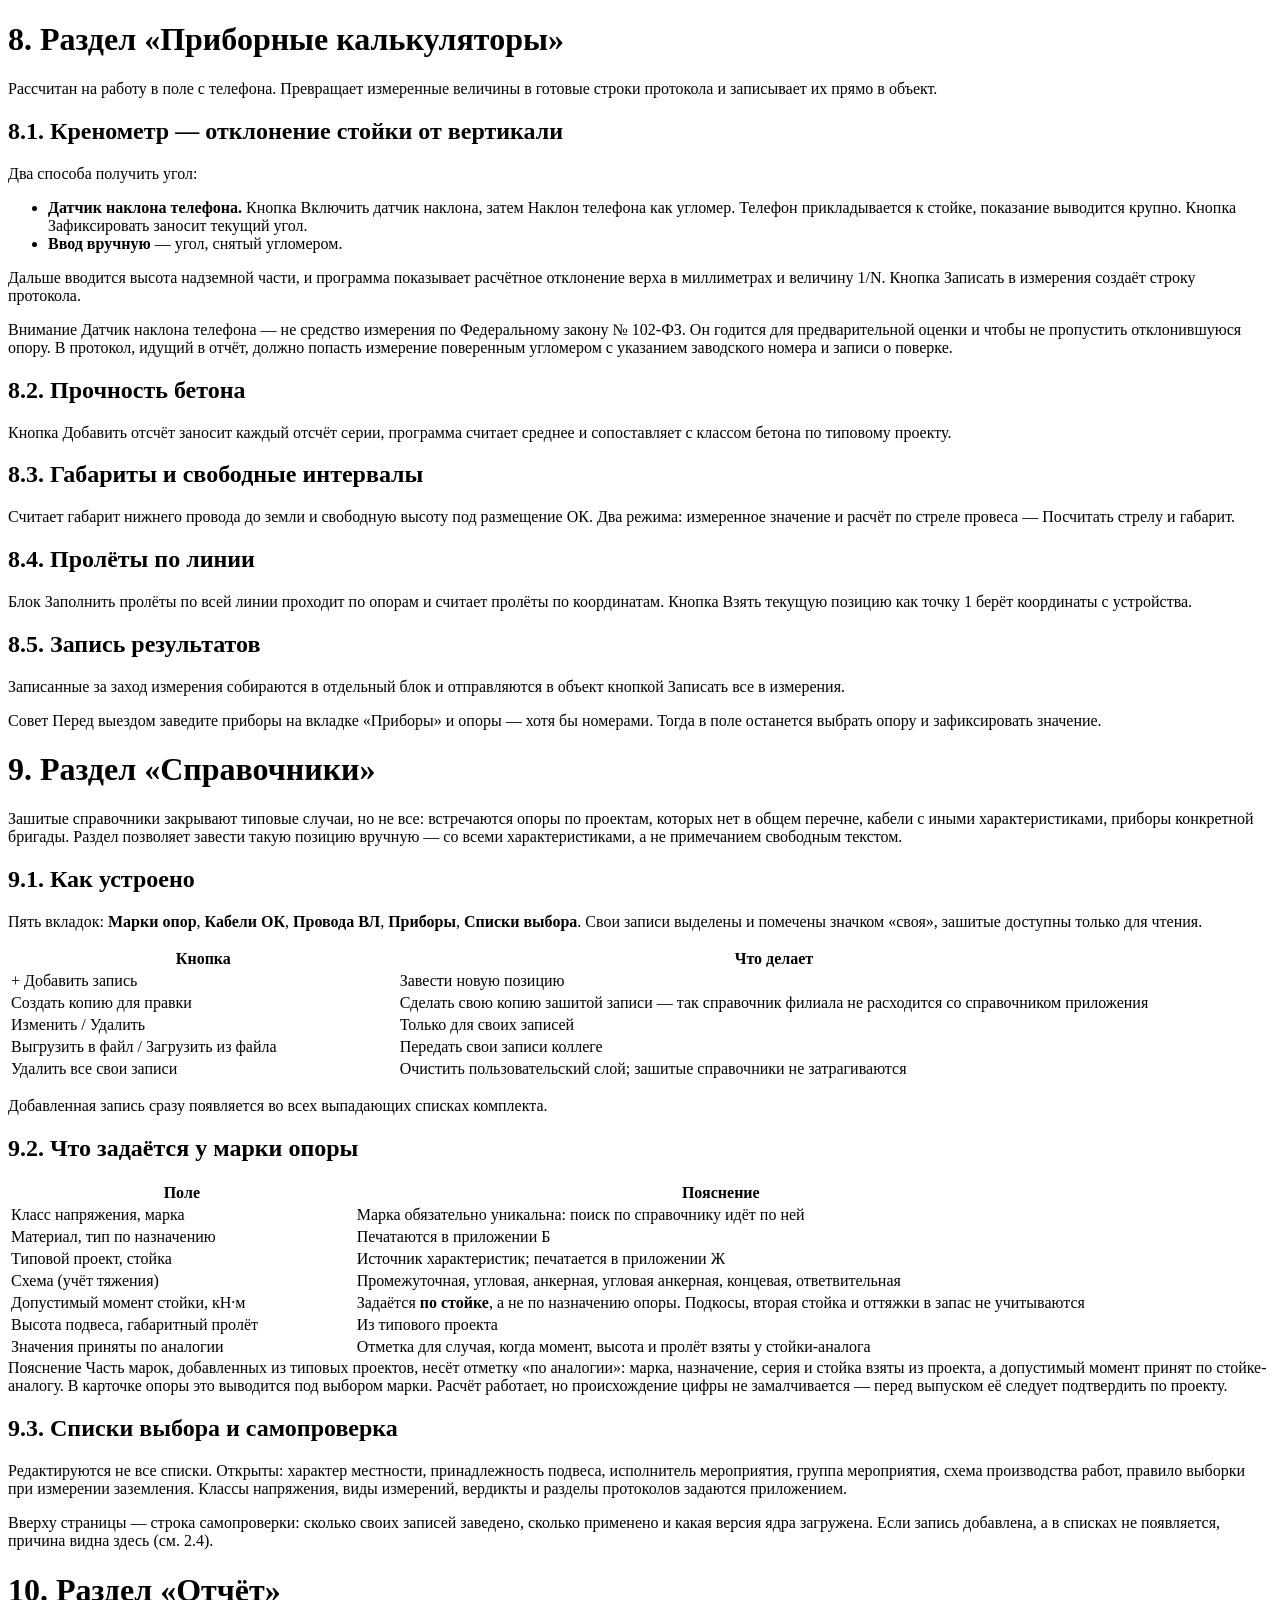
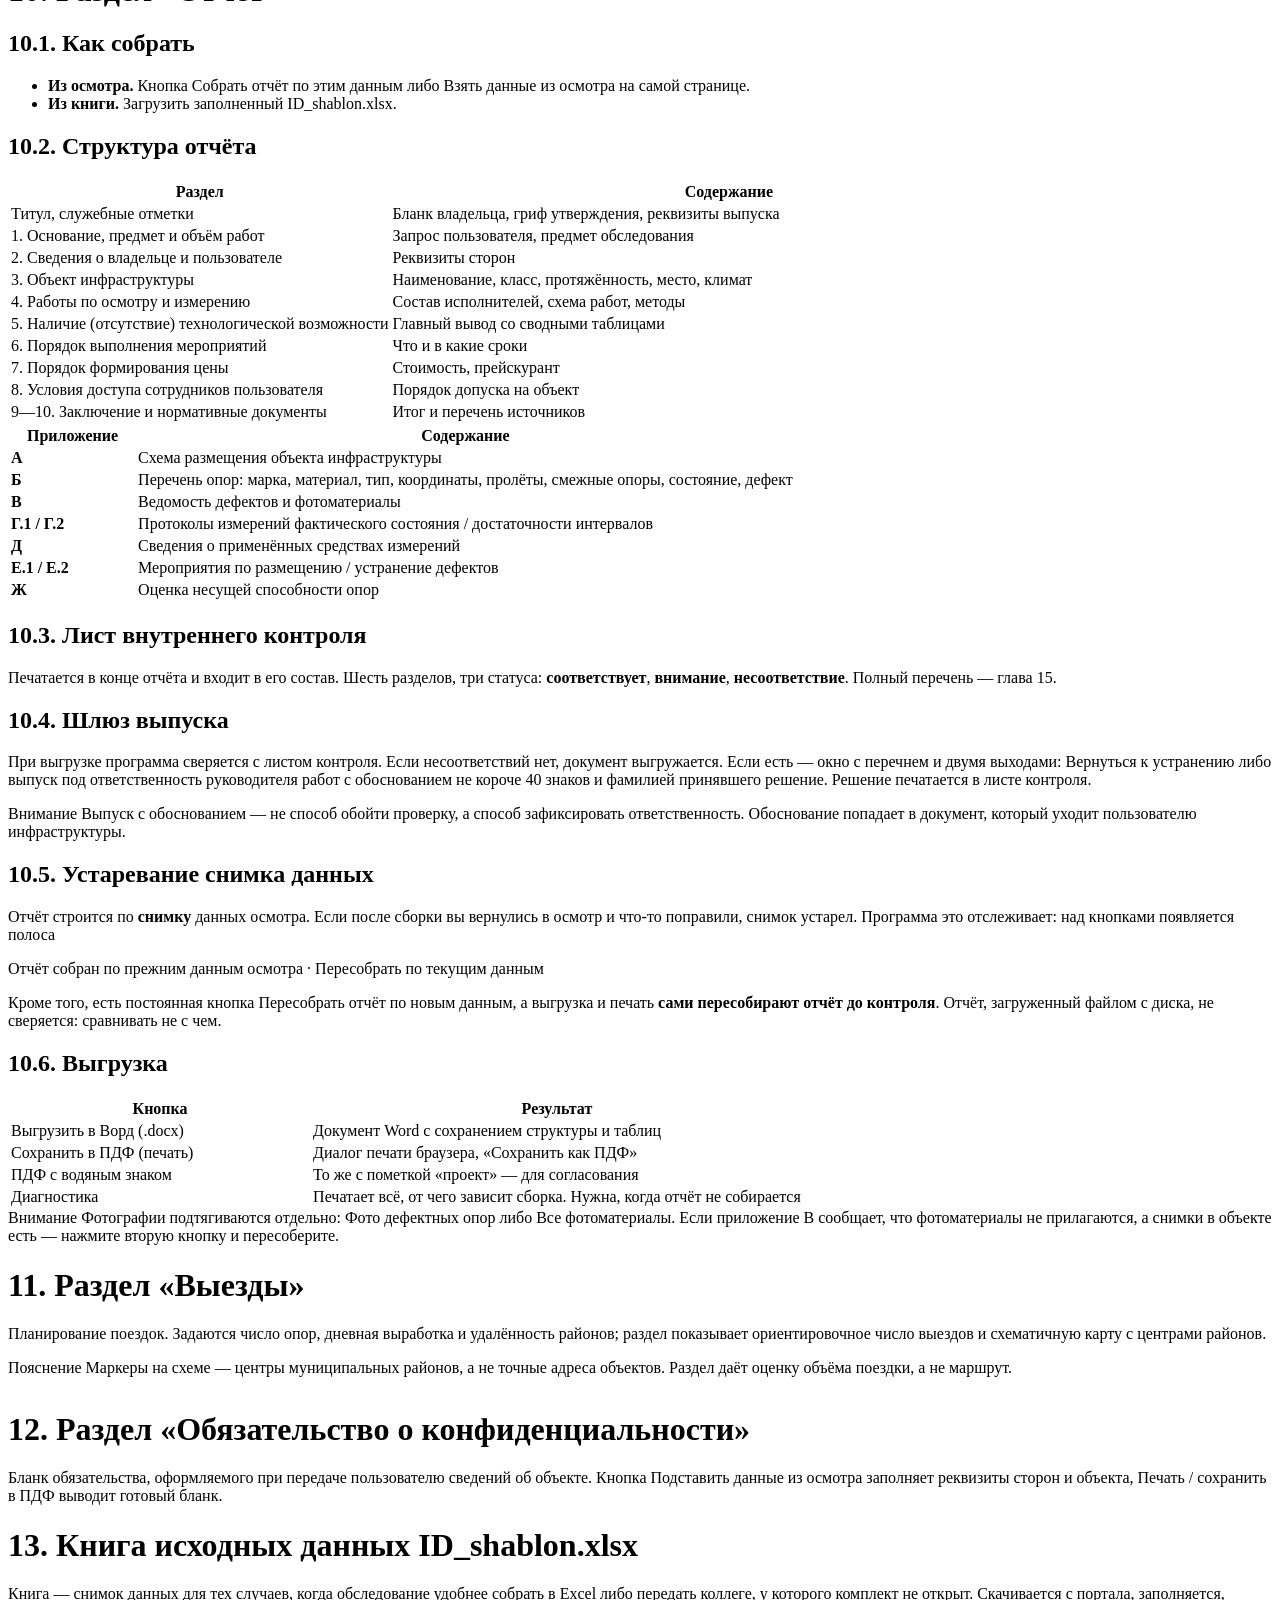
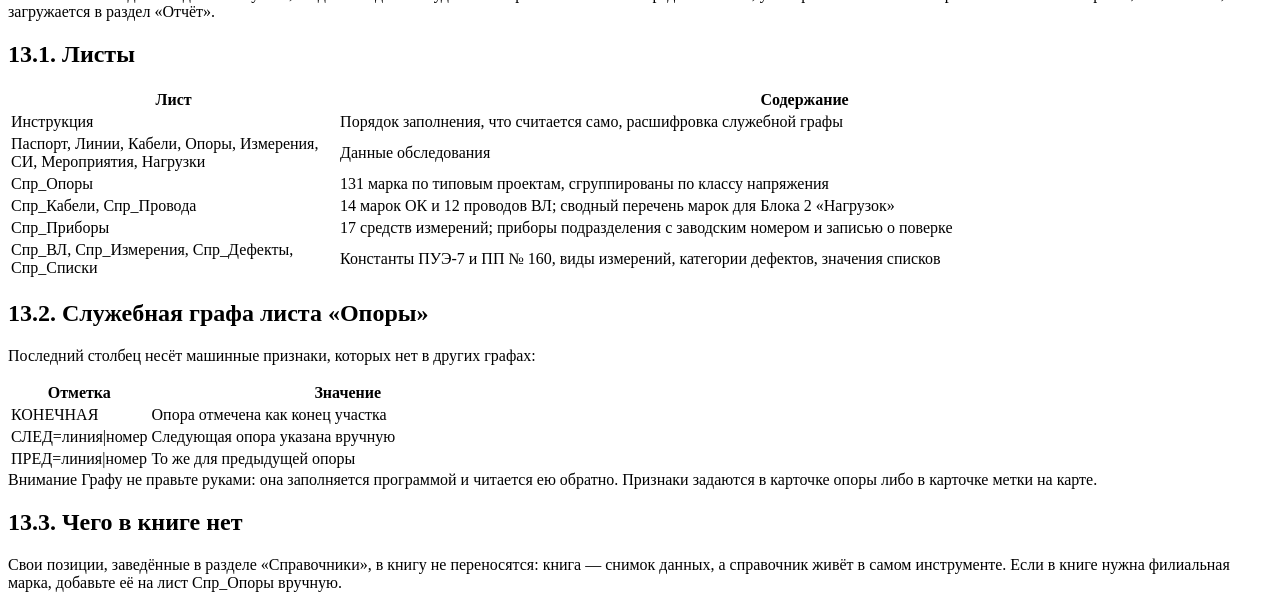
<file: tools/manual/p4.html>
<!DOCTYPE html><html lang="ru"><head><meta charset="utf-8"></head><body>

<div class="sec">
<h1>8. Раздел «Приборные калькуляторы»</h1>
<p>Рассчитан на работу в поле с телефона. Превращает измеренные величины в готовые строки протокола и записывает их прямо в объект.</p>

<h2>8.1. Кренометр — отклонение стойки от вертикали</h2>
<p>Два способа получить угол:</p>
<ul>
  <li><b>Датчик наклона телефона.</b> Кнопка <span class="ui">Включить датчик наклона</span>, затем <span class="ui">Наклон телефона как угломер</span>. Телефон прикладывается к стойке, показание выводится крупно. Кнопка <span class="ui">Зафиксировать</span> заносит текущий угол.</li>
  <li><b>Ввод вручную</b> — угол, снятый угломером.</li>
</ul>
<p>Дальше вводится высота надземной части, и программа показывает расчётное отклонение верха в миллиметрах и величину 1/N. Кнопка <span class="ui">Записать в измерения</span> создаёт строку протокола.</p>
<div class="warn"><span class="t">Внимание</span>
Датчик наклона телефона — не средство измерения по Федеральному закону № 102-ФЗ. Он годится для предварительной оценки и чтобы не пропустить отклонившуюся опору. В протокол, идущий в отчёт, должно попасть измерение поверенным угломером с указанием заводского номера и записи о поверке.</div>

<h2>8.2. Прочность бетона</h2>
<p>Кнопка <span class="ui">Добавить отсчёт</span> заносит каждый отсчёт серии, программа считает среднее и сопоставляет с классом бетона по типовому проекту.</p>

<h2>8.3. Габариты и свободные интервалы</h2>
<p>Считает габарит нижнего провода до земли и свободную высоту под размещение ОК. Два режима: измеренное значение и расчёт по стреле провеса — <span class="ui">Посчитать стрелу и габарит</span>.</p>

<h2>8.4. Пролёты по линии</h2>
<p>Блок <span class="ui">Заполнить пролёты по всей линии</span> проходит по опорам и считает пролёты по координатам. Кнопка <span class="ui">Взять текущую позицию как точку 1</span> берёт координаты с устройства.</p>

<h2>8.5. Запись результатов</h2>
<p>Записанные за заход измерения собираются в отдельный блок и отправляются в объект кнопкой <span class="ui">Записать все в измерения</span>.</p>
<div class="tip"><span class="t">Совет</span>
Перед выездом заведите приборы на вкладке «Приборы» и опоры — хотя бы номерами. Тогда в поле останется выбрать опору и зафиксировать значение.</div>
</div>

<div class="sec">
<h1>9. Раздел «Справочники»</h1>
<p>Зашитые справочники закрывают типовые случаи, но не все: встречаются опоры по проектам, которых нет в общем перечне, кабели с иными характеристиками, приборы конкретной бригады. Раздел позволяет завести такую позицию вручную — со всеми характеристиками, а не примечанием свободным текстом.</p>

<h2>9.1. Как устроено</h2>
<p>Пять вкладок: <b>Марки опор</b>, <b>Кабели ОК</b>, <b>Провода ВЛ</b>, <b>Приборы</b>, <b>Списки выбора</b>. Свои записи выделены и помечены значком «своя», зашитые доступны только для чтения.</p>
<table class="narrow">
<thead><tr><th style="width:34%">Кнопка</th><th>Что делает</th></tr></thead>
<tbody>
<tr><td><span class="ui">+ Добавить запись</span></td><td>Завести новую позицию</td></tr>
<tr><td><span class="ui">Создать копию для правки</span></td><td>Сделать свою копию зашитой записи — так справочник филиала не расходится со справочником приложения</td></tr>
<tr><td><span class="ui">Изменить</span> / <span class="ui">Удалить</span></td><td>Только для своих записей</td></tr>
<tr><td><span class="ui">Выгрузить в файл</span> / <span class="ui">Загрузить из файла</span></td><td>Передать свои записи коллеге</td></tr>
<tr><td><span class="ui">Удалить все свои записи</span></td><td>Очистить пользовательский слой; зашитые справочники не затрагиваются</td></tr>
</tbody></table>
<p>Добавленная запись сразу появляется во всех выпадающих списках комплекта.</p>

<h2>9.2. Что задаётся у марки опоры</h2>
<table class="narrow">
<thead><tr><th style="width:32%">Поле</th><th>Пояснение</th></tr></thead>
<tbody>
<tr><td>Класс напряжения, марка</td><td>Марка обязательно уникальна: поиск по справочнику идёт по ней</td></tr>
<tr><td>Материал, тип по назначению</td><td>Печатаются в приложении Б</td></tr>
<tr><td>Типовой проект, стойка</td><td>Источник характеристик; печатается в приложении Ж</td></tr>
<tr><td>Схема (учёт тяжения)</td><td>Промежуточная, угловая, анкерная, угловая анкерная, концевая, ответвительная</td></tr>
<tr><td>Допустимый момент стойки, кН·м</td><td>Задаётся <b>по стойке</b>, а не по назначению опоры. Подкосы, вторая стойка и оттяжки в запас не учитываются</td></tr>
<tr><td>Высота подвеса, габаритный пролёт</td><td>Из типового проекта</td></tr>
<tr><td>Значения приняты по аналогии</td><td>Отметка для случая, когда момент, высота и пролёт взяты у стойки-аналога</td></tr>
</tbody></table>
<div class="note"><span class="t">Пояснение</span>
Часть марок, добавленных из типовых проектов, несёт отметку «по аналогии»: марка, назначение, серия и стойка взяты из проекта, а допустимый момент принят по стойке-аналогу. В карточке опоры это выводится под выбором марки. Расчёт работает, но происхождение цифры не замалчивается — перед выпуском её следует подтвердить по проекту.</div>

<h2>9.3. Списки выбора и самопроверка</h2>
<p>Редактируются не все списки. Открыты: характер местности, принадлежность подвеса, исполнитель мероприятия, группа мероприятия, схема производства работ, правило выборки при измерении заземления. Классы напряжения, виды измерений, вердикты и разделы протоколов задаются приложением.</p>
<p>Вверху страницы — строка самопроверки: сколько своих записей заведено, сколько применено и какая версия ядра загружена. Если запись добавлена, а в списках не появляется, причина видна здесь (см. 2.4).</p>
</div>

<div class="sec">
<h1>10. Раздел «Отчёт»</h1>

<h2>10.1. Как собрать</h2>
<ul>
  <li><b>Из осмотра.</b> Кнопка <span class="ui">Собрать отчёт по этим данным</span> либо <span class="ui">Взять данные из осмотра</span> на самой странице.</li>
  <li><b>Из книги.</b> Загрузить заполненный <span class="mono">ID_shablon.xlsx</span>.</li>
</ul>

<h2>10.2. Структура отчёта</h2>
<table class="narrow">
<thead><tr><th style="width:36%">Раздел</th><th>Содержание</th></tr></thead>
<tbody>
<tr><td>Титул, служебные отметки</td><td>Бланк владельца, гриф утверждения, реквизиты выпуска</td></tr>
<tr><td>1. Основание, предмет и объём работ</td><td>Запрос пользователя, предмет обследования</td></tr>
<tr><td>2. Сведения о владельце и пользователе</td><td>Реквизиты сторон</td></tr>
<tr><td>3. Объект инфраструктуры</td><td>Наименование, класс, протяжённость, место, климат</td></tr>
<tr><td>4. Работы по осмотру и измерению</td><td>Состав исполнителей, схема работ, методы</td></tr>
<tr><td>5. Наличие (отсутствие) технологической возможности</td><td>Главный вывод со сводными таблицами</td></tr>
<tr><td>6. Порядок выполнения мероприятий</td><td>Что и в какие сроки</td></tr>
<tr><td>7. Порядок формирования цены</td><td>Стоимость, прейскурант</td></tr>
<tr><td>8. Условия доступа сотрудников пользователя</td><td>Порядок допуска на объект</td></tr>
<tr><td>9—10. Заключение и нормативные документы</td><td>Итог и перечень источников</td></tr>
</tbody></table>
<table class="narrow">
<thead><tr><th class="c" style="width:16%">Приложение</th><th>Содержание</th></tr></thead>
<tbody>
<tr><td class="c"><b>А</b></td><td>Схема размещения объекта инфраструктуры</td></tr>
<tr><td class="c"><b>Б</b></td><td>Перечень опор: марка, материал, тип, координаты, пролёты, смежные опоры, состояние, дефект</td></tr>
<tr><td class="c"><b>В</b></td><td>Ведомость дефектов и фотоматериалы</td></tr>
<tr><td class="c"><b>Г.1 / Г.2</b></td><td>Протоколы измерений фактического состояния / достаточности интервалов</td></tr>
<tr><td class="c"><b>Д</b></td><td>Сведения о применённых средствах измерений</td></tr>
<tr><td class="c"><b>Е.1 / Е.2</b></td><td>Мероприятия по размещению / устранение дефектов</td></tr>
<tr><td class="c"><b>Ж</b></td><td>Оценка несущей способности опор</td></tr>
</tbody></table>

<h2>10.3. Лист внутреннего контроля</h2>
<p>Печатается в конце отчёта и входит в его состав. Шесть разделов, три статуса: <b>соответствует</b>, <b>внимание</b>, <b>несоответствие</b>. Полный перечень — глава 15.</p>

<h2>10.4. Шлюз выпуска</h2>
<p>При выгрузке программа сверяется с листом контроля. Если несоответствий нет, документ выгружается. Если есть — окно с перечнем и двумя выходами: <span class="ui">Вернуться к устранению</span> либо выпуск под ответственность руководителя работ с обоснованием не короче 40 знаков и фамилией принявшего решение. Решение печатается в листе контроля.</p>
<div class="warn"><span class="t">Внимание</span>
Выпуск с обоснованием — не способ обойти проверку, а способ зафиксировать ответственность. Обоснование попадает в документ, который уходит пользователю инфраструктуры.</div>

<h2>10.5. Устаревание снимка данных</h2>
<p>Отчёт строится по <b>снимку</b> данных осмотра. Если после сборки вы вернулись в осмотр и что-то поправили, снимок устарел. Программа это отслеживает: над кнопками появляется полоса</p>
<div class="crumb">Отчёт собран по прежним данным осмотра · <span class="ui">Пересобрать по текущим данным</span></div>
<p>Кроме того, есть постоянная кнопка <span class="ui">Пересобрать отчёт по новым данным</span>, а выгрузка и печать <b>сами пересобирают отчёт до контроля</b>. Отчёт, загруженный файлом с диска, не сверяется: сравнивать не с чем.</p>

<h2>10.6. Выгрузка</h2>
<table class="narrow">
<thead><tr><th style="width:38%">Кнопка</th><th>Результат</th></tr></thead>
<tbody>
<tr><td><span class="ui">Выгрузить в Ворд (.docx)</span></td><td>Документ Word с сохранением структуры и таблиц</td></tr>
<tr><td><span class="ui">Сохранить в ПДФ (печать)</span></td><td>Диалог печати браузера, «Сохранить как ПДФ»</td></tr>
<tr><td><span class="ui">ПДФ с водяным знаком</span></td><td>То же с пометкой «проект» — для согласования</td></tr>
<tr><td><span class="ui">Диагностика</span></td><td>Печатает всё, от чего зависит сборка. Нужна, когда отчёт не собирается</td></tr>
</tbody></table>
<div class="warn"><span class="t">Внимание</span>
Фотографии подтягиваются отдельно: <span class="ui">Фото дефектных опор</span> либо <span class="ui">Все фотоматериалы</span>. Если приложение В сообщает, что фотоматериалы не прилагаются, а снимки в объекте есть — нажмите вторую кнопку и пересоберите.</div>
</div>

<div class="sec">
<h1>11. Раздел «Выезды»</h1>
<p>Планирование поездок. Задаются число опор, дневная выработка и удалённость районов; раздел показывает ориентировочное число выездов и схематичную карту с центрами районов.</p>
<div class="note"><span class="t">Пояснение</span>
Маркеры на схеме — центры муниципальных районов, а не точные адреса объектов. Раздел даёт оценку объёма поездки, а не маршрут.</div>

<h1 style="margin-top:9mm">12. Раздел «Обязательство о конфиденциальности»</h1>
<p>Бланк обязательства, оформляемого при передаче пользователю сведений об объекте. Кнопка <span class="ui">Подставить данные из осмотра</span> заполняет реквизиты сторон и объекта, <span class="ui">Печать / сохранить в ПДФ</span> выводит готовый бланк.</p>
</div>

<div class="sec">
<h1>13. Книга исходных данных ID_shablon.xlsx</h1>
<p>Книга — снимок данных для тех случаев, когда обследование удобнее собрать в Excel либо передать коллеге, у которого комплект не открыт. Скачивается с портала, заполняется, загружается в раздел «Отчёт».</p>

<h2>13.1. Листы</h2>
<table class="narrow">
<thead><tr><th style="width:26%">Лист</th><th>Содержание</th></tr></thead>
<tbody>
<tr><td>Инструкция</td><td>Порядок заполнения, что считается само, расшифровка служебной графы</td></tr>
<tr><td>Паспорт, Линии, Кабели, Опоры, Измерения, СИ, Мероприятия, Нагрузки</td><td>Данные обследования</td></tr>
<tr><td>Спр_Опоры</td><td>131 марка по типовым проектам, сгруппированы по классу напряжения</td></tr>
<tr><td>Спр_Кабели, Спр_Провода</td><td>14 марок ОК и 12 проводов ВЛ; сводный перечень марок для Блока 2 «Нагрузок»</td></tr>
<tr><td>Спр_Приборы</td><td>17 средств измерений; приборы подразделения с заводским номером и записью о поверке</td></tr>
<tr><td>Спр_ВЛ, Спр_Измерения, Спр_Дефекты, Спр_Списки</td><td>Константы ПУЭ-7 и ПП № 160, виды измерений, категории дефектов, значения списков</td></tr>
</tbody></table>

<h2>13.2. Служебная графа листа «Опоры»</h2>
<p>Последний столбец несёт машинные признаки, которых нет в других графах:</p>
<table class="narrow">
<thead><tr><th style="width:26%">Отметка</th><th>Значение</th></tr></thead>
<tbody>
<tr><td class="mono">КОНЕЧНАЯ</td><td>Опора отмечена как конец участка</td></tr>
<tr><td class="mono">СЛЕД=линия|номер</td><td>Следующая опора указана вручную</td></tr>
<tr><td class="mono">ПРЕД=линия|номер</td><td>То же для предыдущей опоры</td></tr>
</tbody></table>
<div class="warn"><span class="t">Внимание</span>
Графу не правьте руками: она заполняется программой и читается ею обратно. Признаки задаются в карточке опоры либо в карточке метки на карте.</div>

<h2>13.3. Чего в книге нет</h2>
<p>Свои позиции, заведённые в разделе «Справочники», в книгу не переносятся: книга — снимок данных, а справочник живёт в самом инструменте. Если в книге нужна филиальная марка, добавьте её на лист <span class="mono">Спр_Опоры</span> вручную.</p>
</div>

</body></html>
</file>
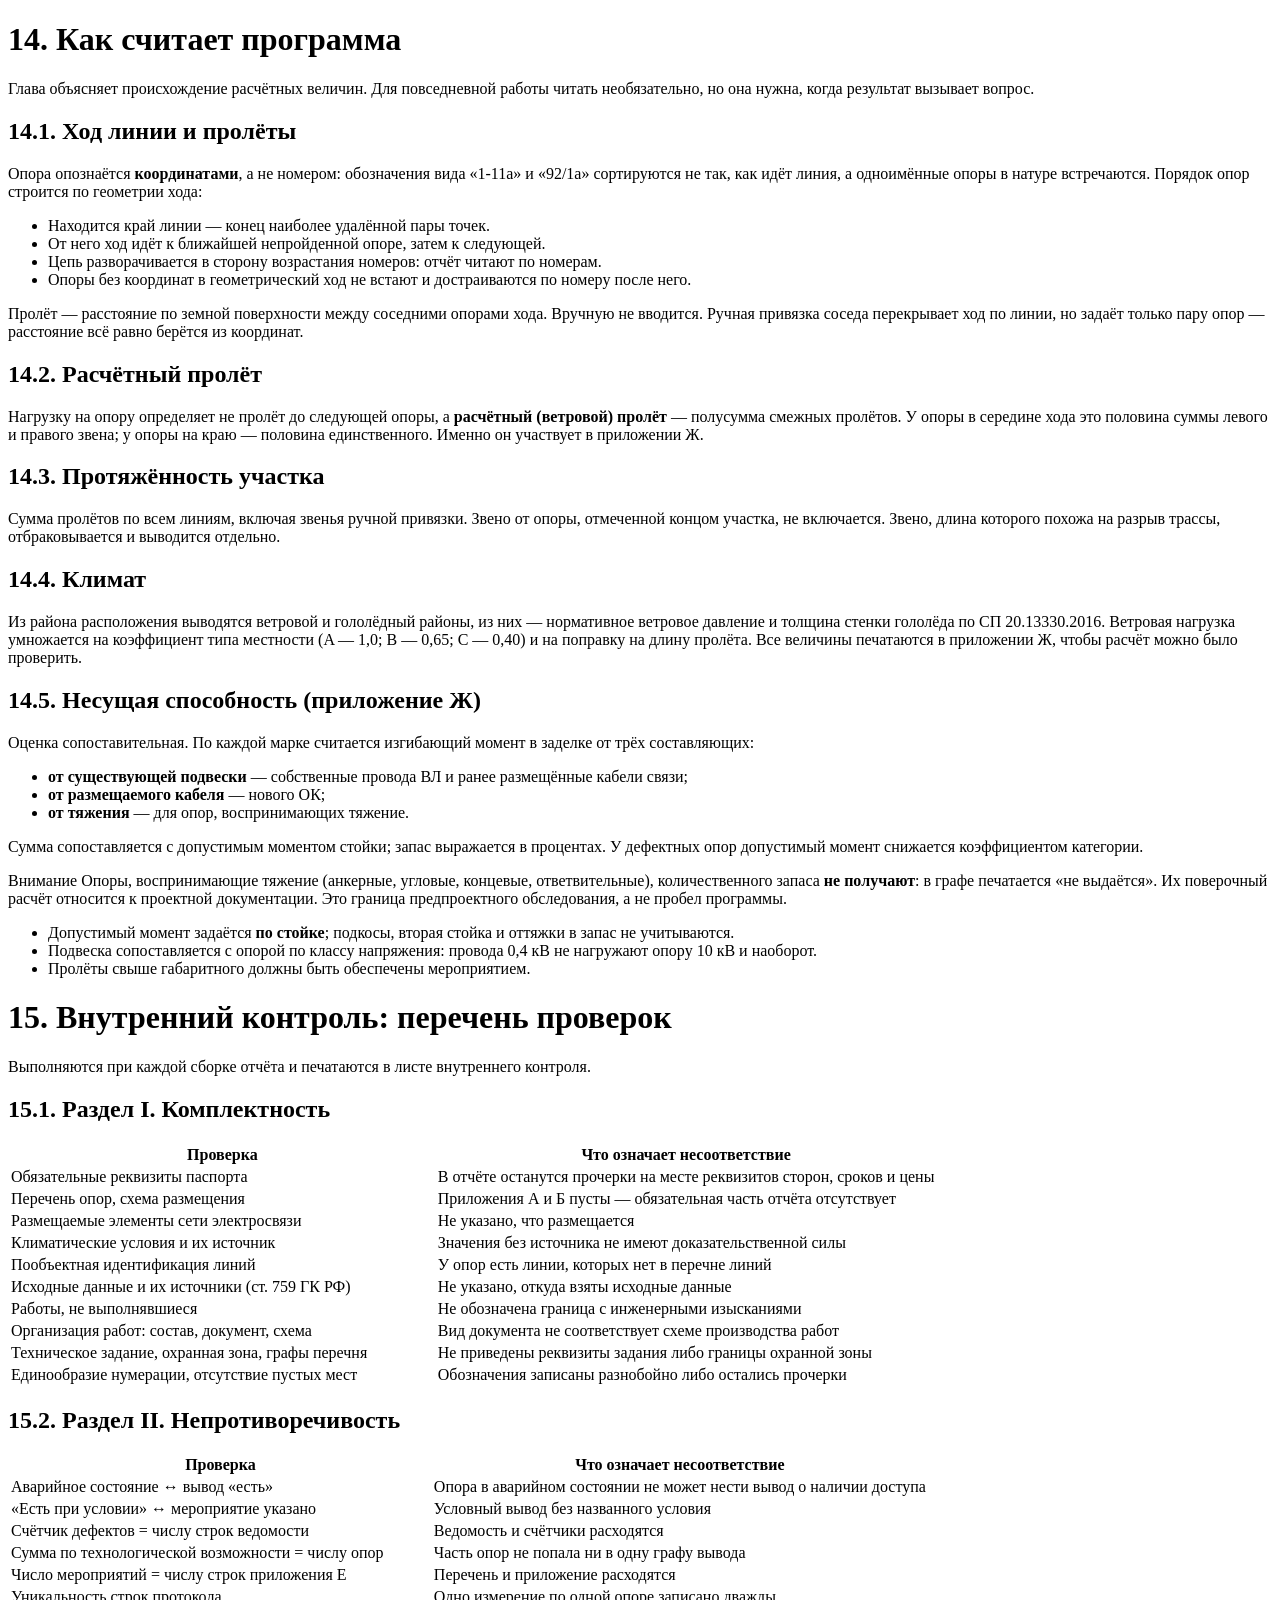
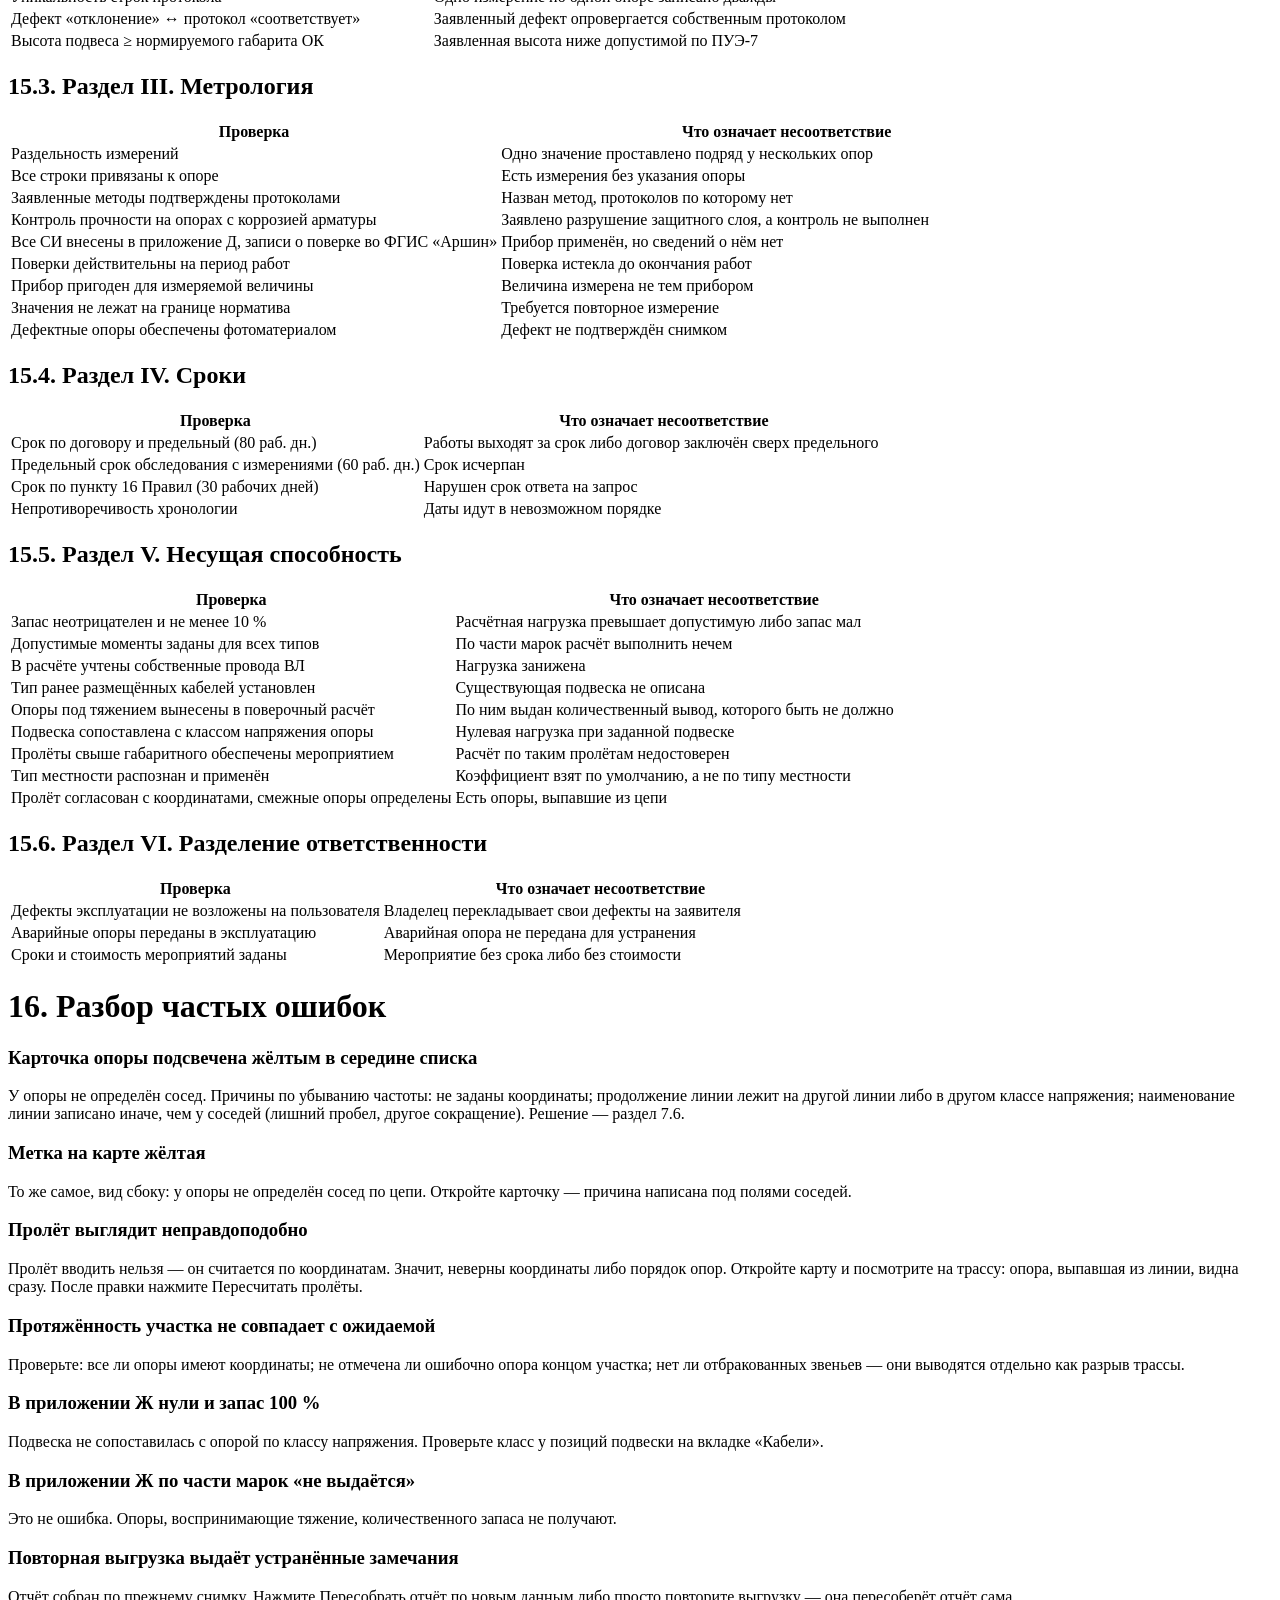
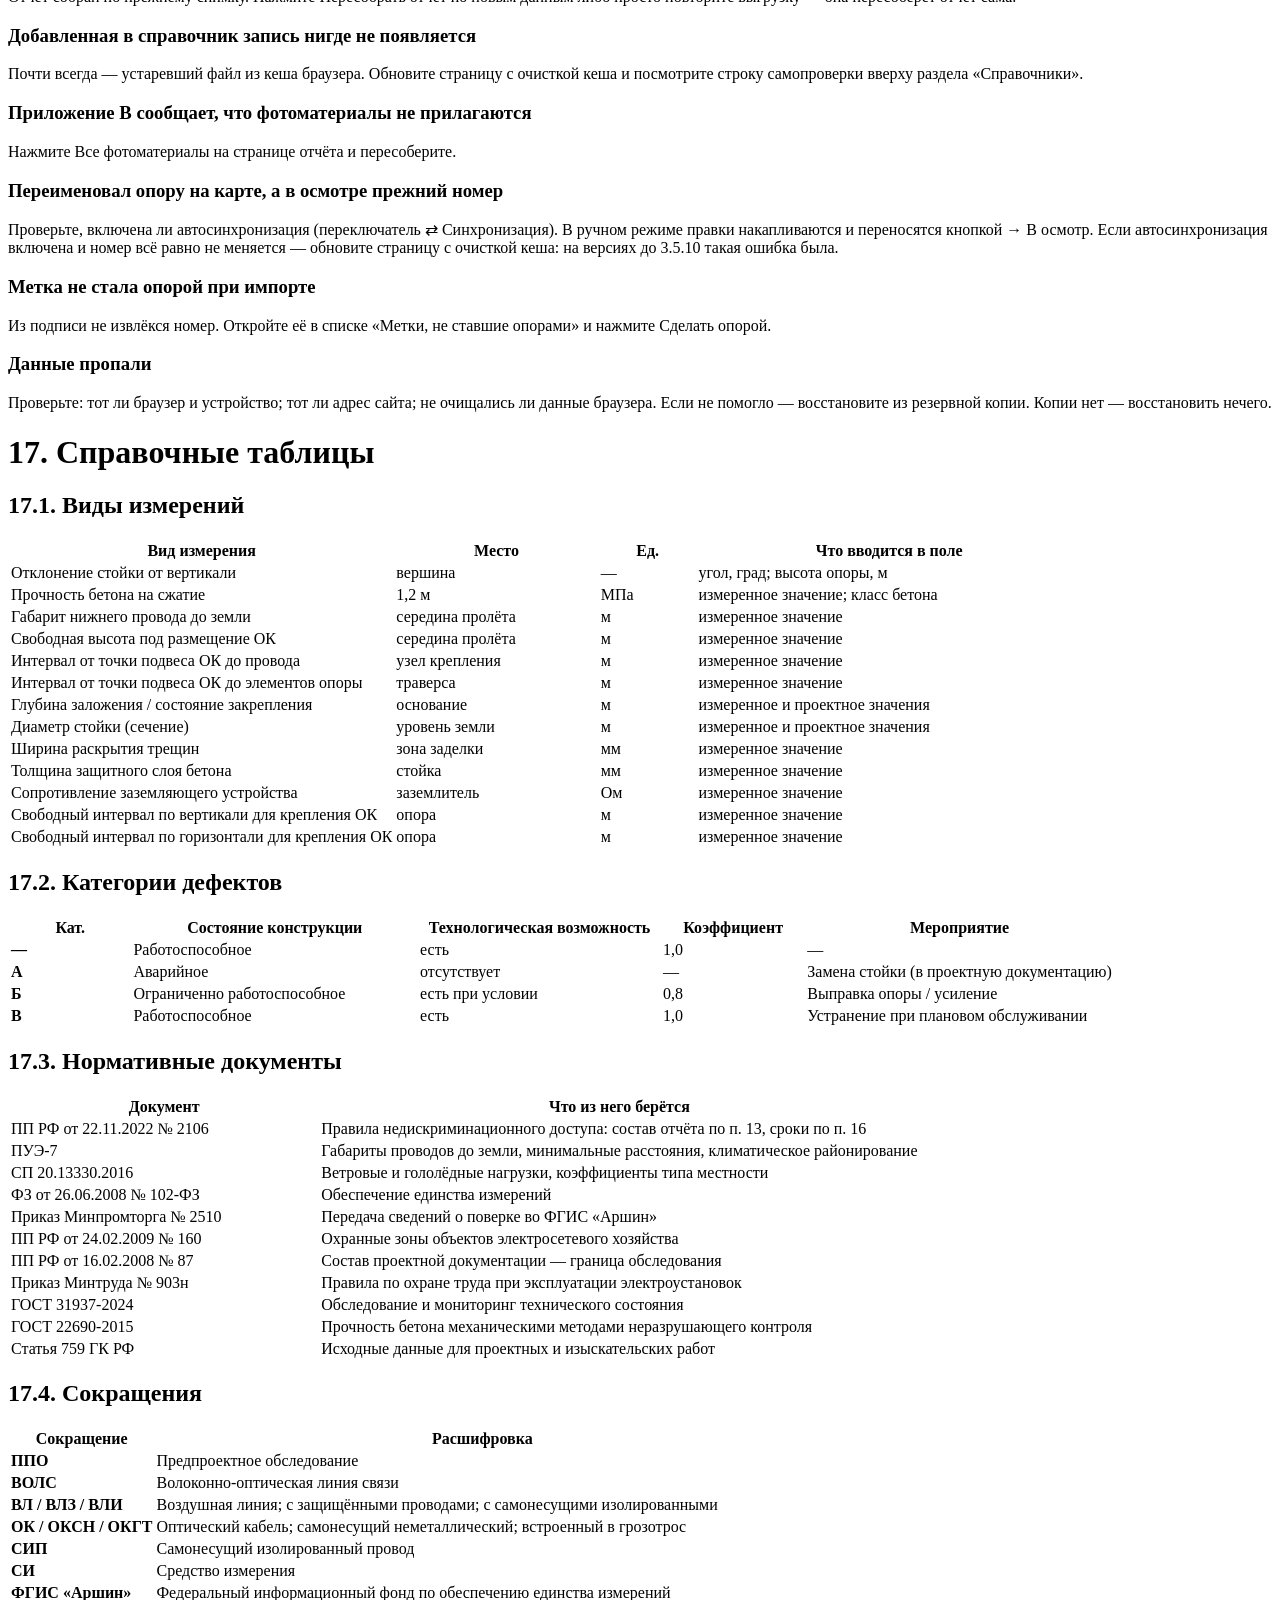
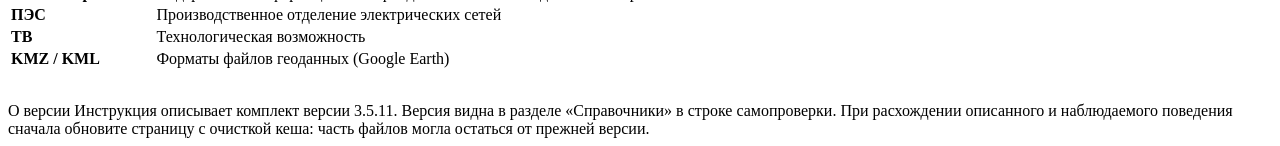
<file: tools/manual/p5.html>
<!DOCTYPE html><html lang="ru"><head><meta charset="utf-8"></head><body>

<div class="sec">
<h1>14. Как считает программа</h1>
<p>Глава объясняет происхождение расчётных величин. Для повседневной работы читать необязательно, но она нужна, когда результат вызывает вопрос.</p>

<h2>14.1. Ход линии и пролёты</h2>
<p>Опора опознаётся <b>координатами</b>, а не номером: обозначения вида «1-11а» и «92/1а» сортируются не так, как идёт линия, а одноимённые опоры в натуре встречаются. Порядок опор строится по геометрии хода:</p>
<ul class="steps">
  <li>Находится край линии — конец наиболее удалённой пары точек.</li>
  <li>От него ход идёт к ближайшей непройденной опоре, затем к следующей.</li>
  <li>Цепь разворачивается в сторону возрастания номеров: отчёт читают по номерам.</li>
  <li>Опоры без координат в геометрический ход не встают и достраиваются по номеру после него.</li>
</ul>
<p>Пролёт — расстояние по земной поверхности между соседними опорами хода. Вручную не вводится. Ручная привязка соседа перекрывает ход по линии, но задаёт только пару опор — расстояние всё равно берётся из координат.</p>

<h2>14.2. Расчётный пролёт</h2>
<p>Нагрузку на опору определяет не пролёт до следующей опоры, а <b>расчётный (ветровой) пролёт</b> — полусумма смежных пролётов. У опоры в середине хода это половина суммы левого и правого звена; у опоры на краю — половина единственного. Именно он участвует в приложении Ж.</p>

<h2>14.3. Протяжённость участка</h2>
<p>Сумма пролётов по всем линиям, включая звенья ручной привязки. Звено от опоры, отмеченной концом участка, не включается. Звено, длина которого похожа на разрыв трассы, отбраковывается и выводится отдельно.</p>

<h2>14.4. Климат</h2>
<p>Из района расположения выводятся ветровой и гололёдный районы, из них — нормативное ветровое давление и толщина стенки гололёда по СП 20.13330.2016. Ветровая нагрузка умножается на коэффициент типа местности (A — 1,0; В — 0,65; С — 0,40) и на поправку на длину пролёта. Все величины печатаются в приложении Ж, чтобы расчёт можно было проверить.</p>

<h2>14.5. Несущая способность (приложение Ж)</h2>
<p>Оценка сопоставительная. По каждой марке считается изгибающий момент в заделке от трёх составляющих:</p>
<ul>
  <li><b>от существующей подвески</b> — собственные провода ВЛ и ранее размещённые кабели связи;</li>
  <li><b>от размещаемого кабеля</b> — нового ОК;</li>
  <li><b>от тяжения</b> — для опор, воспринимающих тяжение.</li>
</ul>
<p>Сумма сопоставляется с допустимым моментом стойки; запас выражается в процентах. У дефектных опор допустимый момент снижается коэффициентом категории.</p>
<div class="warn"><span class="t">Внимание</span>
Опоры, воспринимающие тяжение (анкерные, угловые, концевые, ответвительные), количественного запаса <b>не получают</b>: в графе печатается «не выдаётся». Их поверочный расчёт относится к проектной документации. Это граница предпроектного обследования, а не пробел программы.</div>
<ul>
  <li>Допустимый момент задаётся <b>по стойке</b>; подкосы, вторая стойка и оттяжки в запас не учитываются.</li>
  <li>Подвеска сопоставляется с опорой по классу напряжения: провода 0,4 кВ не нагружают опору 10 кВ и наоборот.</li>
  <li>Пролёты свыше габаритного должны быть обеспечены мероприятием.</li>
</ul>
</div>

<div class="sec">
<h1>15. Внутренний контроль: перечень проверок</h1>
<p>Выполняются при каждой сборке отчёта и печатаются в листе внутреннего контроля.</p>

<h2>15.1. Раздел I. Комплектность</h2>
<table class="narrow">
<thead><tr><th style="width:46%">Проверка</th><th>Что означает несоответствие</th></tr></thead>
<tbody>
<tr><td>Обязательные реквизиты паспорта</td><td>В отчёте останутся прочерки на месте реквизитов сторон, сроков и цены</td></tr>
<tr><td>Перечень опор, схема размещения</td><td>Приложения А и Б пусты — обязательная часть отчёта отсутствует</td></tr>
<tr><td>Размещаемые элементы сети электросвязи</td><td>Не указано, что размещается</td></tr>
<tr><td>Климатические условия и их источник</td><td>Значения без источника не имеют доказательственной силы</td></tr>
<tr><td>Пообъектная идентификация линий</td><td>У опор есть линии, которых нет в перечне линий</td></tr>
<tr><td>Исходные данные и их источники (ст. 759 ГК РФ)</td><td>Не указано, откуда взяты исходные данные</td></tr>
<tr><td>Работы, не выполнявшиеся</td><td>Не обозначена граница с инженерными изысканиями</td></tr>
<tr><td>Организация работ: состав, документ, схема</td><td>Вид документа не соответствует схеме производства работ</td></tr>
<tr><td>Техническое задание, охранная зона, графы перечня</td><td>Не приведены реквизиты задания либо границы охранной зоны</td></tr>
<tr><td>Единообразие нумерации, отсутствие пустых мест</td><td>Обозначения записаны разнобойно либо остались прочерки</td></tr>
</tbody></table>

<h2>15.2. Раздел II. Непротиворечивость</h2>
<table class="narrow">
<thead><tr><th style="width:46%">Проверка</th><th>Что означает несоответствие</th></tr></thead>
<tbody>
<tr><td>Аварийное состояние ↔ вывод «есть»</td><td>Опора в аварийном состоянии не может нести вывод о наличии доступа</td></tr>
<tr><td>«Есть при условии» ↔ мероприятие указано</td><td>Условный вывод без названного условия</td></tr>
<tr><td>Счётчик дефектов = числу строк ведомости</td><td>Ведомость и счётчики расходятся</td></tr>
<tr><td>Сумма по технологической возможности = числу опор</td><td>Часть опор не попала ни в одну графу вывода</td></tr>
<tr><td>Число мероприятий = числу строк приложения Е</td><td>Перечень и приложение расходятся</td></tr>
<tr><td>Уникальность строк протокола</td><td>Одно измерение по одной опоре записано дважды</td></tr>
<tr><td>Дефект «отклонение» ↔ протокол «соответствует»</td><td>Заявленный дефект опровергается собственным протоколом</td></tr>
<tr><td>Высота подвеса ≥ нормируемого габарита ОК</td><td>Заявленная высота ниже допустимой по ПУЭ-7</td></tr>
</tbody></table>

<h2>15.3. Раздел III. Метрология</h2>
<table class="narrow">
<thead><tr><th style="width:46%">Проверка</th><th>Что означает несоответствие</th></tr></thead>
<tbody>
<tr><td>Раздельность измерений</td><td>Одно значение проставлено подряд у нескольких опор</td></tr>
<tr><td>Все строки привязаны к опоре</td><td>Есть измерения без указания опоры</td></tr>
<tr><td>Заявленные методы подтверждены протоколами</td><td>Назван метод, протоколов по которому нет</td></tr>
<tr><td>Контроль прочности на опорах с коррозией арматуры</td><td>Заявлено разрушение защитного слоя, а контроль не выполнен</td></tr>
<tr><td>Все СИ внесены в приложение Д, записи о поверке во ФГИС «Аршин»</td><td>Прибор применён, но сведений о нём нет</td></tr>
<tr><td>Поверки действительны на период работ</td><td>Поверка истекла до окончания работ</td></tr>
<tr><td>Прибор пригоден для измеряемой величины</td><td>Величина измерена не тем прибором</td></tr>
<tr><td>Значения не лежат на границе норматива</td><td>Требуется повторное измерение</td></tr>
<tr><td>Дефектные опоры обеспечены фотоматериалом</td><td>Дефект не подтверждён снимком</td></tr>
</tbody></table>

<h2>15.4. Раздел IV. Сроки</h2>
<table class="narrow">
<thead><tr><th style="width:46%">Проверка</th><th>Что означает несоответствие</th></tr></thead>
<tbody>
<tr><td>Срок по договору и предельный (80 раб. дн.)</td><td>Работы выходят за срок либо договор заключён сверх предельного</td></tr>
<tr><td>Предельный срок обследования с измерениями (60 раб. дн.)</td><td>Срок исчерпан</td></tr>
<tr><td>Срок по пункту 16 Правил (30 рабочих дней)</td><td>Нарушен срок ответа на запрос</td></tr>
<tr><td>Непротиворечивость хронологии</td><td>Даты идут в невозможном порядке</td></tr>
</tbody></table>

<h2>15.5. Раздел V. Несущая способность</h2>
<table class="narrow">
<thead><tr><th style="width:46%">Проверка</th><th>Что означает несоответствие</th></tr></thead>
<tbody>
<tr><td>Запас неотрицателен и не менее 10 %</td><td>Расчётная нагрузка превышает допустимую либо запас мал</td></tr>
<tr><td>Допустимые моменты заданы для всех типов</td><td>По части марок расчёт выполнить нечем</td></tr>
<tr><td>В расчёте учтены собственные провода ВЛ</td><td>Нагрузка занижена</td></tr>
<tr><td>Тип ранее размещённых кабелей установлен</td><td>Существующая подвеска не описана</td></tr>
<tr><td>Опоры под тяжением вынесены в поверочный расчёт</td><td>По ним выдан количественный вывод, которого быть не должно</td></tr>
<tr><td>Подвеска сопоставлена с классом напряжения опоры</td><td>Нулевая нагрузка при заданной подвеске</td></tr>
<tr><td>Пролёты свыше габаритного обеспечены мероприятием</td><td>Расчёт по таким пролётам недостоверен</td></tr>
<tr><td>Тип местности распознан и применён</td><td>Коэффициент взят по умолчанию, а не по типу местности</td></tr>
<tr><td>Пролёт согласован с координатами, смежные опоры определены</td><td>Есть опоры, выпавшие из цепи</td></tr>
</tbody></table>

<h2>15.6. Раздел VI. Разделение ответственности</h2>
<table class="narrow">
<thead><tr><th style="width:46%">Проверка</th><th>Что означает несоответствие</th></tr></thead>
<tbody>
<tr><td>Дефекты эксплуатации не возложены на пользователя</td><td>Владелец перекладывает свои дефекты на заявителя</td></tr>
<tr><td>Аварийные опоры переданы в эксплуатацию</td><td>Аварийная опора не передана для устранения</td></tr>
<tr><td>Сроки и стоимость мероприятий заданы</td><td>Мероприятие без срока либо без стоимости</td></tr>
</tbody></table>
</div>

<div class="sec">
<h1>16. Разбор частых ошибок</h1>

<h3>Карточка опоры подсвечена жёлтым в середине списка</h3>
<p>У опоры не определён сосед. Причины по убыванию частоты: не заданы координаты; продолжение линии лежит на другой линии либо в другом классе напряжения; наименование линии записано иначе, чем у соседей (лишний пробел, другое сокращение). Решение — раздел 7.6.</p>

<h3>Метка на карте жёлтая</h3>
<p>То же самое, вид сбоку: у опоры не определён сосед по цепи. Откройте карточку — причина написана под полями соседей.</p>

<h3>Пролёт выглядит неправдоподобно</h3>
<p>Пролёт вводить нельзя — он считается по координатам. Значит, неверны координаты либо порядок опор. Откройте карту и посмотрите на трассу: опора, выпавшая из линии, видна сразу. После правки нажмите <span class="ui">Пересчитать пролёты</span>.</p>

<h3>Протяжённость участка не совпадает с ожидаемой</h3>
<p>Проверьте: все ли опоры имеют координаты; не отмечена ли ошибочно опора концом участка; нет ли отбракованных звеньев — они выводятся отдельно как разрыв трассы.</p>

<h3>В приложении Ж нули и запас 100 %</h3>
<p>Подвеска не сопоставилась с опорой по классу напряжения. Проверьте класс у позиций подвески на вкладке «Кабели».</p>

<h3>В приложении Ж по части марок «не выдаётся»</h3>
<p>Это не ошибка. Опоры, воспринимающие тяжение, количественного запаса не получают.</p>

<h3>Повторная выгрузка выдаёт устранённые замечания</h3>
<p>Отчёт собран по прежнему снимку. Нажмите <span class="ui">Пересобрать отчёт по новым данным</span> либо просто повторите выгрузку — она пересоберёт отчёт сама.</p>

<h3>Добавленная в справочник запись нигде не появляется</h3>
<p>Почти всегда — устаревший файл из кеша браузера. Обновите страницу с очисткой кеша и посмотрите строку самопроверки вверху раздела «Справочники».</p>

<h3>Приложение В сообщает, что фотоматериалы не прилагаются</h3>
<p>Нажмите <span class="ui">Все фотоматериалы</span> на странице отчёта и пересоберите.</p>

<h3>Переименовал опору на карте, а в осмотре прежний номер</h3>
<p>Проверьте, включена ли автосинхронизация (переключатель <span class="ui">⇄ Синхронизация</span>). В ручном режиме правки накапливаются и переносятся кнопкой <span class="ui">→ В осмотр</span>. Если автосинхронизация включена и номер всё равно не меняется — обновите страницу с очисткой кеша: на версиях до 3.5.10 такая ошибка была.</p>

<h3>Метка не стала опорой при импорте</h3>
<p>Из подписи не извлёкся номер. Откройте её в списке «Метки, не ставшие опорами» и нажмите <span class="ui">Сделать опорой</span>.</p>

<h3>Данные пропали</h3>
<p>Проверьте: тот ли браузер и устройство; тот ли адрес сайта; не очищались ли данные браузера. Если не помогло — восстановите из резервной копии. Копии нет — восстановить нечего.</p>
</div>

<div class="sec">
<h1>17. Справочные таблицы</h1>

<h2>17.1. Виды измерений</h2>
<table class="narrow">
<thead><tr><th style="width:36%">Вид измерения</th><th style="width:19%">Место</th><th class="c" style="width:9%">Ед.</th><th>Что вводится в поле</th></tr></thead>
<tbody>
<tr><td>Отклонение стойки от вертикали</td><td>вершина</td><td class="c">—</td><td>угол, град; высота опоры, м</td></tr>
<tr><td>Прочность бетона на сжатие</td><td>1,2 м</td><td class="c">МПа</td><td>измеренное значение; класс бетона</td></tr>
<tr><td>Габарит нижнего провода до земли</td><td>середина пролёта</td><td class="c">м</td><td>измеренное значение</td></tr>
<tr><td>Свободная высота под размещение ОК</td><td>середина пролёта</td><td class="c">м</td><td>измеренное значение</td></tr>
<tr><td>Интервал от точки подвеса ОК до провода</td><td>узел крепления</td><td class="c">м</td><td>измеренное значение</td></tr>
<tr><td>Интервал от точки подвеса ОК до элементов опоры</td><td>траверса</td><td class="c">м</td><td>измеренное значение</td></tr>
<tr><td>Глубина заложения / состояние закрепления</td><td>основание</td><td class="c">м</td><td>измеренное и проектное значения</td></tr>
<tr><td>Диаметр стойки (сечение)</td><td>уровень земли</td><td class="c">м</td><td>измеренное и проектное значения</td></tr>
<tr><td>Ширина раскрытия трещин</td><td>зона заделки</td><td class="c">мм</td><td>измеренное значение</td></tr>
<tr><td>Толщина защитного слоя бетона</td><td>стойка</td><td class="c">мм</td><td>измеренное значение</td></tr>
<tr><td>Сопротивление заземляющего устройства</td><td>заземлитель</td><td class="c">Ом</td><td>измеренное значение</td></tr>
<tr><td>Свободный интервал по вертикали для крепления ОК</td><td>опора</td><td class="c">м</td><td>измеренное значение</td></tr>
<tr><td>Свободный интервал по горизонтали для крепления ОК</td><td>опора</td><td class="c">м</td><td>измеренное значение</td></tr>
</tbody></table>

<h2>17.2. Категории дефектов</h2>
<table class="narrow">
<thead><tr><th class="c" style="width:11%">Кат.</th><th style="width:26%">Состояние конструкции</th><th style="width:22%">Технологическая возможность</th><th class="c" style="width:13%">Коэффициент</th><th>Мероприятие</th></tr></thead>
<tbody>
<tr><td class="c"><b>—</b></td><td>Работоспособное</td><td>есть</td><td class="c">1,0</td><td>—</td></tr>
<tr><td class="c"><b>A</b></td><td>Аварийное</td><td>отсутствует</td><td class="c">—</td><td>Замена стойки (в проектную документацию)</td></tr>
<tr><td class="c"><b>Б</b></td><td>Ограниченно работоспособное</td><td>есть при условии</td><td class="c">0,8</td><td>Выправка опоры / усиление</td></tr>
<tr><td class="c"><b>В</b></td><td>Работоспособное</td><td>есть</td><td class="c">1,0</td><td>Устранение при плановом обслуживании</td></tr>
</tbody></table>

<h2>17.3. Нормативные документы</h2>
<table class="narrow">
<thead><tr><th style="width:34%">Документ</th><th>Что из него берётся</th></tr></thead>
<tbody>
<tr><td>ПП РФ от 22.11.2022 № 2106</td><td>Правила недискриминационного доступа: состав отчёта по п. 13, сроки по п. 16</td></tr>
<tr><td>ПУЭ-7</td><td>Габариты проводов до земли, минимальные расстояния, климатическое районирование</td></tr>
<tr><td>СП 20.13330.2016</td><td>Ветровые и гололёдные нагрузки, коэффициенты типа местности</td></tr>
<tr><td>ФЗ от 26.06.2008 № 102-ФЗ</td><td>Обеспечение единства измерений</td></tr>
<tr><td>Приказ Минпромторга № 2510</td><td>Передача сведений о поверке во ФГИС «Аршин»</td></tr>
<tr><td>ПП РФ от 24.02.2009 № 160</td><td>Охранные зоны объектов электросетевого хозяйства</td></tr>
<tr><td>ПП РФ от 16.02.2008 № 87</td><td>Состав проектной документации — граница обследования</td></tr>
<tr><td>Приказ Минтруда № 903н</td><td>Правила по охране труда при эксплуатации электроустановок</td></tr>
<tr><td>ГОСТ 31937-2024</td><td>Обследование и мониторинг технического состояния</td></tr>
<tr><td>ГОСТ 22690-2015</td><td>Прочность бетона механическими методами неразрушающего контроля</td></tr>
<tr><td>Статья 759 ГК РФ</td><td>Исходные данные для проектных и изыскательских работ</td></tr>
</tbody></table>

<h2>17.4. Сокращения</h2>
<table class="narrow">
<thead><tr><th style="width:18%">Сокращение</th><th>Расшифровка</th></tr></thead>
<tbody>
<tr><td><b>ППО</b></td><td>Предпроектное обследование</td></tr>
<tr><td><b>ВОЛС</b></td><td>Волоконно-оптическая линия связи</td></tr>
<tr><td><b>ВЛ / ВЛЗ / ВЛИ</b></td><td>Воздушная линия; с защищёнными проводами; с самонесущими изолированными</td></tr>
<tr><td><b>ОК / ОКСН / ОКГТ</b></td><td>Оптический кабель; самонесущий неметаллический; встроенный в грозотрос</td></tr>
<tr><td><b>СИП</b></td><td>Самонесущий изолированный провод</td></tr>
<tr><td><b>СИ</b></td><td>Средство измерения</td></tr>
<tr><td><b>ФГИС «Аршин»</b></td><td>Федеральный информационный фонд по обеспечению единства измерений</td></tr>
<tr><td><b>ПЭС</b></td><td>Производственное отделение электрических сетей</td></tr>
<tr><td><b>ТВ</b></td><td>Технологическая возможность</td></tr>
<tr><td><b>KMZ / KML</b></td><td>Форматы файлов геоданных (Google Earth)</td></tr>
</tbody></table>

<div class="note" style="margin-top:8mm"><span class="t">О версии</span>
Инструкция описывает комплект версии 3.5.11. Версия видна в разделе «Справочники» в строке самопроверки. При расхождении описанного и наблюдаемого поведения сначала обновите страницу с очисткой кеша: часть файлов могла остаться от прежней версии.</div>
</div>

</body></html>
</file>
<file: ppo-ui.css>
/* ППО ВОЛС — общий стиль рабочего места. Фирменный синий филиала #005B9C. */
:root{
  --blue:#005B9C; --blue-d:#003E6B; --blue-l:#E7EFF7; --blue-2:#2E7FBF;
  --ink:#0F1E2E; --muted:#5C6B7A; --line:#C9D3DD; --line-s:#E2E8EF;
  --bg:#F1F5F9; --paper:#fff;
  --ok:#0F7B6C; --ok-bg:#E3F3EF; --warn:#B26A00; --warn-bg:#FBF0DC; --bad:#A32B2B; --bad-bg:#FAE7E7;
  --ui:-apple-system,BlinkMacSystemFont,"Segoe UI",Roboto,Arial,sans-serif;
  --mono:ui-monospace,"SFMono-Regular",Menlo,Consolas,monospace;
  --sh:0 1px 2px rgba(15,30,46,.05),0 6px 18px rgba(15,30,46,.06);
  --r:12px;
}
*{box-sizing:border-box}
html,body{margin:0;padding:0}
body{font-family:var(--ui);background:var(--bg);color:var(--ink);font-size:15px;line-height:1.5;
  -webkit-font-smoothing:antialiased;-webkit-text-size-adjust:100%}
a{color:var(--blue)}
button,input,select,textarea{font-family:inherit;font-size:inherit}

/* ------------------------------------------------------------- шапка */
.ppo-top{background:linear-gradient(135deg,var(--blue),var(--blue-d));color:#fff;
  position:sticky;top:0;z-index:60;box-shadow:0 2px 12px rgba(0,62,107,.25)}
.ppo-top-in{max-width:1180px;margin:0 auto;padding:11px 16px;display:flex;align-items:center;gap:14px;flex-wrap:wrap}
.ppo-mark{width:38px;height:38px;border-radius:10px;background:#fff;color:var(--blue);
  display:grid;place-items:center;font-weight:800;font-size:13px;letter-spacing:.02em;flex:0 0 auto}
.ppo-brand b{display:block;font-size:16px;font-weight:700;line-height:1.2}
.ppo-brand span{display:block;font-size:11.5px;opacity:.82;margin-top:1px}
#ppoNav{margin-left:auto;display:flex;gap:4px;flex-wrap:wrap}
#ppoNav a{color:#fff;text-decoration:none;font-size:13px;font-weight:600;padding:7px 13px;
  border-radius:999px;background:rgba(255,255,255,.12);white-space:nowrap}
#ppoNav a:hover{background:rgba(255,255,255,.22)}
#ppoNav a.on{background:#fff;color:var(--blue-d)}

.wrap{max-width:1180px;margin:0 auto;padding:20px 16px 80px}
.narrow{max-width:800px}

/* ------------------------------------------------------------- блоки */
.card{background:var(--paper);border:1px solid var(--line-s);border-radius:var(--r);
  box-shadow:var(--sh);padding:18px;margin-bottom:16px}
.card > h2{margin:0 0 4px;font-size:17px;font-weight:700;letter-spacing:-.01em}
.card > h2 + p.sub{margin:0 0 16px;color:var(--muted);font-size:13.5px}
.eyebrow{font-family:var(--mono);font-size:10.5px;letter-spacing:.13em;text-transform:uppercase;
  color:var(--blue);font-weight:600;margin-bottom:7px}
h3.blk{font-size:14px;font-weight:700;margin:22px 0 10px;padding-bottom:6px;border-bottom:2px solid var(--blue-l)}

/* ------------------------------------------------------------ формы */
.field{margin-bottom:14px}
.field label{display:block;font-size:13px;font-weight:600;margin-bottom:5px}
.field label .req{color:var(--bad);margin-left:3px}
.field .hint{font-size:12.5px;color:var(--muted);margin-top:5px;line-height:1.4}
.field input[type=text],.field input[type=number],.field input[type=date],.field select,.field textarea{
  width:100%;padding:10px 12px;border:1px solid var(--line);border-radius:8px;background:#fff;
  color:var(--ink);outline:none;font-size:15px}
.field textarea{min-height:76px;resize:vertical;line-height:1.45}
.field input:focus,.field select:focus,.field textarea:focus{border-color:var(--blue-2);
  box-shadow:0 0 0 3px rgba(46,127,191,.16)}
.field.miss input,.field.miss select{border-color:#E3B0B0;background:#FFF8F8}
.grid2{display:grid;grid-template-columns:repeat(auto-fit,minmax(250px,1fr));gap:0 16px}
.grid3{display:grid;grid-template-columns:repeat(auto-fit,minmax(180px,1fr));gap:0 14px}

.chips{display:flex;flex-wrap:wrap;gap:7px}
.chip{padding:8px 13px;border:1px solid var(--line);border-radius:999px;background:#fff;
  font-size:13.5px;font-weight:600;cursor:pointer;user-select:none}
.chip:hover{border-color:var(--blue-2)}
.chip.on{background:var(--blue);border-color:var(--blue);color:#fff}

/* ------------------------------------------------------------ кнопки */
.btn{display:inline-flex;align-items:center;justify-content:center;gap:7px;padding:10px 17px;
  border-radius:8px;border:1px solid var(--blue);background:var(--blue);color:#fff;
  font-size:14px;font-weight:600;cursor:pointer;text-decoration:none;line-height:1.2}
.btn:hover{background:var(--blue-d);border-color:var(--blue-d)}
.btn.ghost{background:#fff;color:var(--blue);border-color:var(--line)}
.btn.ghost:hover{background:var(--blue-l);border-color:var(--blue-2)}
.btn.danger{background:#fff;color:var(--bad);border-color:#E3B0B0}
.btn.danger:hover{background:var(--bad-bg)}
.btn:disabled{opacity:.45;cursor:not-allowed}
.btn.sm{padding:6px 11px;font-size:12.5px}
.btnrow{display:flex;gap:9px;flex-wrap:wrap;align-items:center}

/* ------------------------------------------------------------ таблицы */
.tbl{width:100%;border-collapse:collapse;font-size:13.5px}
.tbl th{background:var(--blue);color:#fff;text-align:left;padding:9px 10px;font-weight:600;font-size:12.5px}
.tbl td{padding:8px 10px;border-bottom:1px solid var(--line-s);vertical-align:top}
.tbl tr:nth-child(even) td{background:#FAFCFE}
.tblwrap{overflow-x:auto;border:1px solid var(--line-s);border-radius:10px}

/* ------------------------------------------------------------ статусы */
.tag{display:inline-block;padding:2px 9px;border-radius:999px;font-size:11.5px;font-weight:700;white-space:nowrap}
.tag.ok{background:var(--ok-bg);color:var(--ok)}
.tag.warn{background:var(--warn-bg);color:var(--warn)}
.tag.bad{background:var(--bad-bg);color:var(--bad)}
.tag.neutral{background:var(--blue-l);color:var(--blue-d)}

.note{border-radius:10px;padding:12px 14px;font-size:13.5px;background:#fff;border:1px solid var(--line-s);
  border-left:4px solid var(--blue-2);margin:14px 0}
.note.warn{border-left-color:var(--warn);background:var(--warn-bg)}
.note.bad{border-left-color:var(--bad);background:var(--bad-bg)}
.note.ok{border-left-color:var(--ok);background:var(--ok-bg)}
.note b{display:block;margin-bottom:3px}

.empty{padding:34px 20px;text-align:center;color:var(--muted);font-size:14px;
  border:1px dashed var(--line);border-radius:10px;background:#FBFDFE}
.empty b{display:block;color:var(--ink);font-size:15px;margin-bottom:5px}

/* ------------------------------------------------------------- тосты */
.toast{position:fixed;left:50%;bottom:24px;transform:translateX(-50%) translateY(14px);
  background:var(--ink);color:#fff;padding:11px 20px;border-radius:999px;font-size:14px;
  font-weight:600;opacity:0;pointer-events:none;transition:.22s;z-index:200;max-width:90vw;text-align:center}
.toast.on{opacity:1;transform:translateX(-50%) translateY(0)}
.toast.bad{background:var(--bad)}

/* ------------------------------------------------------------- модалка */
.modal{position:fixed;inset:0;background:rgba(10,25,40,.5);display:none;z-index:150;
  align-items:flex-start;justify-content:center;padding:24px 12px;overflow-y:auto}
.modal.on{display:flex}
.modal-in{background:#fff;border-radius:14px;width:100%;max-width:640px;box-shadow:0 20px 60px rgba(0,0,0,.3)}
.modal-h{padding:16px 18px;border-bottom:1px solid var(--line-s);display:flex;align-items:center;gap:12px}
.modal-h h3{margin:0;font-size:16px;flex:1}
.modal-b{padding:18px}
.modal-f{padding:14px 18px;border-top:1px solid var(--line-s);display:flex;gap:9px;justify-content:flex-end;flex-wrap:wrap}
.x{background:none;border:0;font-size:22px;line-height:1;color:var(--muted);cursor:pointer;padding:0 4px}

/* --------------------------------------------------------- индикатор */
.ready{display:flex;align-items:center;gap:14px;flex-wrap:wrap}
.ring{--p:0;width:58px;height:58px;border-radius:50%;flex:0 0 auto;display:grid;place-items:center;
  background:conic-gradient(var(--blue) calc(var(--p)*1%), var(--line-s) 0)}
.ring i{width:44px;height:44px;border-radius:50%;background:#fff;display:grid;place-items:center;
  font-style:normal;font-weight:800;font-size:14px;color:var(--blue-d)}

@media (max-width:640px){
  .ppo-top-in{padding:10px 12px;gap:10px}
  .ppo-brand b{font-size:14.5px}
  #ppoNav{width:100%;margin-left:0;overflow-x:auto;-webkit-overflow-scrolling:touch;padding-bottom:2px}
  .wrap{padding:14px 12px 90px}
  .card{padding:14px;border-radius:10px}
  .btn{padding:11px 16px}
}
@media (prefers-reduced-motion:reduce){*{transition:none!important;animation:none!important}}

/* ------------------------------------------------ выбор нескольких опор */
.ppick-btn{width:100%;text-align:left;padding:10px 12px;border:1px solid var(--line);border-radius:8px;
  background:#fff;font-size:14.5px;cursor:pointer;color:var(--ink);line-height:1.3}
.ppick-btn:hover{border-color:var(--blue-2)}
.ppick-btn b{display:inline-block;background:var(--blue);color:#fff;border-radius:999px;
  min-width:22px;text-align:center;padding:1px 7px;font-size:12.5px;margin-right:7px}
.ppick-btn .ph{color:var(--muted)}
.ppick-modal{position:fixed;inset:0;background:rgba(10,25,40,.5);z-index:180;display:none;
  align-items:flex-start;justify-content:center;padding:20px 12px;overflow-y:auto}
.ppick-modal.on{display:flex}
.ppick-in{background:#fff;border-radius:14px;width:100%;max-width:620px;box-shadow:0 20px 60px rgba(0,0,0,.3);
  display:flex;flex-direction:column;max-height:88vh}
.ppick-h{padding:15px 18px;border-bottom:1px solid var(--line-s);display:flex;align-items:center;gap:12px}
.ppick-h h3{margin:0;font-size:16.5px;flex:1}
.ppick-tools{padding:14px 18px;border-bottom:1px solid var(--line-s)}
.ppick-search{width:100%;padding:9px 12px;border:1px solid var(--line);border-radius:8px;margin-bottom:10px}
.ppick-range{margin-top:9px;font-size:13px;color:var(--muted);display:flex;align-items:center;gap:7px;flex-wrap:wrap}
.ppick-range input{width:74px;padding:6px 9px;border:1px solid var(--line);border-radius:7px;font-size:13.5px}
.ppick-list{overflow-y:auto;flex:1;min-height:120px;-webkit-overflow-scrolling:touch}
.ppick-row{display:flex;align-items:center;gap:10px;padding:9px 18px;border-bottom:1px solid var(--line-s);
  cursor:pointer;font-size:13.5px}
.ppick-row:hover{background:var(--blue-l)}
.ppick-row.bad{border-left:3px solid var(--warn)}
.ppick-row input{width:18px;height:18px;flex:0 0 auto}
.ppick-row .n{font-weight:700;min-width:64px}
.ppick-row .m{color:var(--ink);min-width:92px}
.ppick-row .l{color:var(--muted);flex:1;font-size:12.5px}
.ppick-f{padding:13px 18px;border-top:1px solid var(--line-s);display:flex;align-items:center;
  justify-content:space-between;gap:12px;flex-wrap:wrap}
.ppick-cnt{font-size:13.5px;font-weight:600;color:var(--muted)}
@media (max-width:600px){ .ppick-row .m{display:none} }

/* ---- признак конечной (концевой) опоры и подобные отметки в карточках ---- */
.chk{display:flex;align-items:center;gap:9px;padding:9px 11px;border:1px solid var(--line);
  border-radius:8px;background:#fff;cursor:pointer;font-size:13.5px;line-height:1.35}
.chk:hover{border-color:var(--blue-2)}
.chk input{width:18px;height:18px;flex:0 0 auto;margin:0}
.chk input:checked + span,.chk:has(input:checked){font-weight:600}

/* ---- подбор линий проекта в наименовании объекта ---- */
.lines-pick{margin-top:8px}
.lines-pick .chips{margin-bottom:2px}
.lines-pick .chip{font-size:13px;padding:6px 11px}

/* ---- страница «Справочники» ---- */
.ref-tabs{display:flex;flex-wrap:wrap;gap:7px;margin-bottom:16px}
.ref-tabs button{padding:8px 14px;border:1px solid var(--line);border-radius:999px;background:#fff;
  cursor:pointer;font-size:13.5px;font-family:inherit;color:var(--ink)}
.ref-tabs button.on{background:var(--blue);border-color:var(--blue);color:#fff}
.ref-table{width:100%;border-collapse:collapse;font-size:13px}
.ref-table th{text-align:left;padding:8px 10px;border-bottom:2px solid var(--line);
  font-size:11.5px;text-transform:uppercase;letter-spacing:.04em;color:var(--muted);white-space:nowrap}
.ref-table td{padding:8px 10px;border-bottom:1px solid var(--line-s);vertical-align:top}
.ref-table tr.user td{background:#F5FAF5}
.ref-table tr:hover td{background:var(--blue-l)}
.ref-table .act{text-align:right;white-space:nowrap}
.ref-badge{display:inline-block;padding:2px 8px;border-radius:999px;font-size:11px;font-weight:700}
.ref-badge.user{background:#E4F3E4;color:#2C6B2C}
.ref-badge.approx{background:#FDF4E6;color:#7A5B1E}
.ref-wrap{overflow-x:auto;-webkit-overflow-scrolling:touch}

/* подсказка в карточке метки на карте: под каким номером опора уйдёт в «Осмотр» */
.pop-hint{font-size:12px;color:var(--muted);margin:4px 0 8px;line-height:1.35}
</file>
